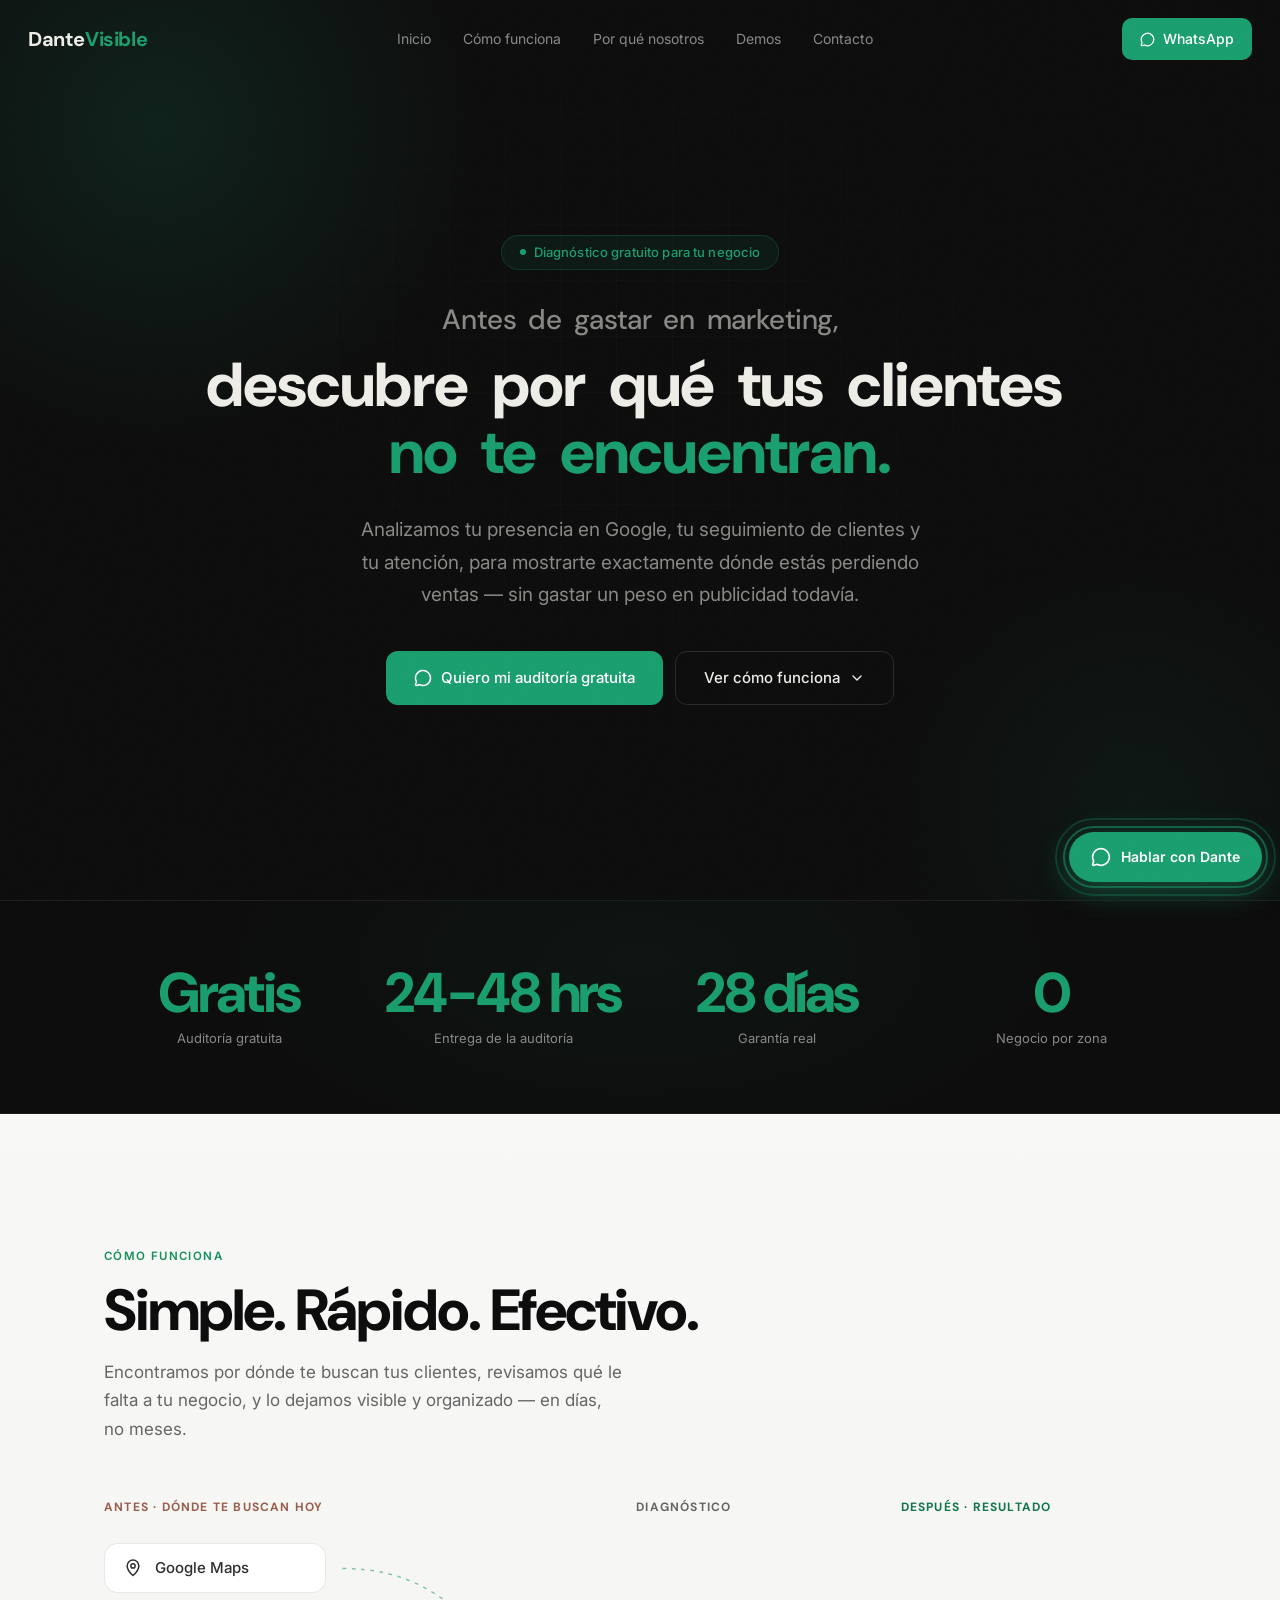
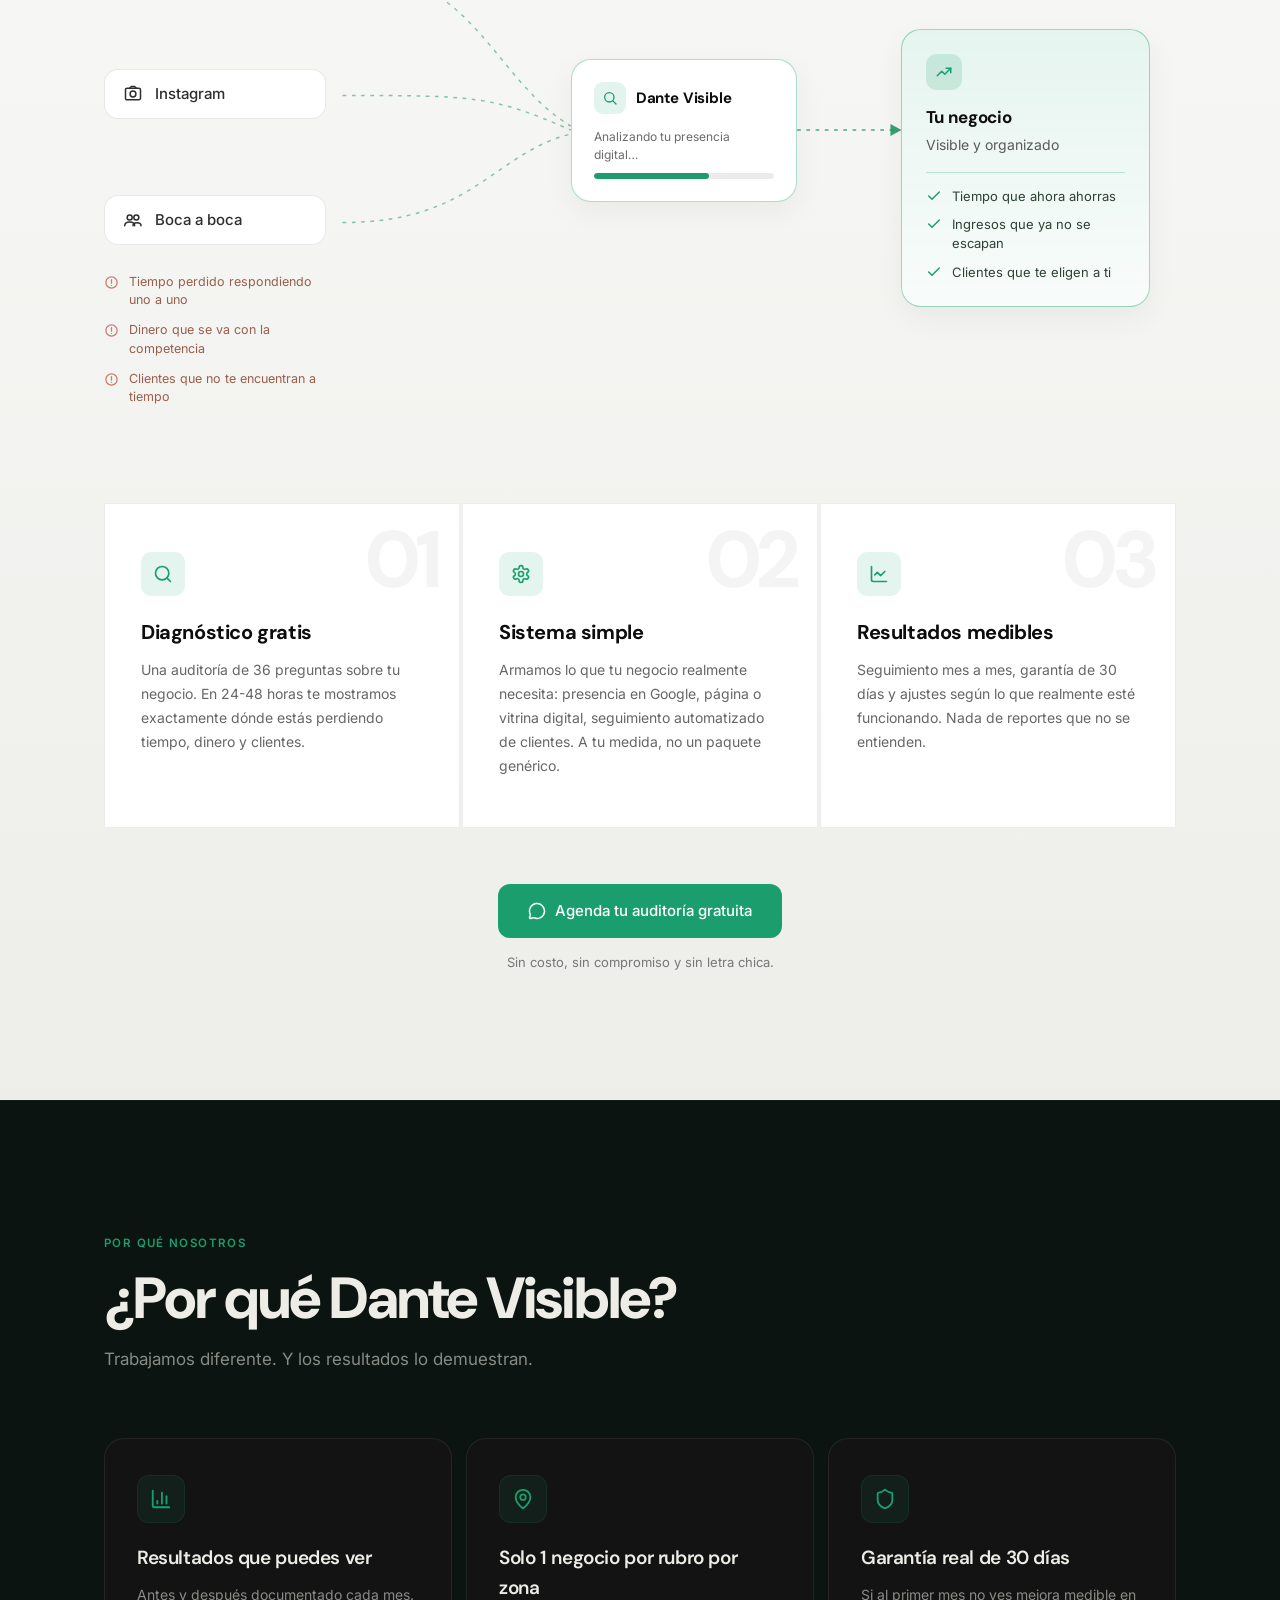
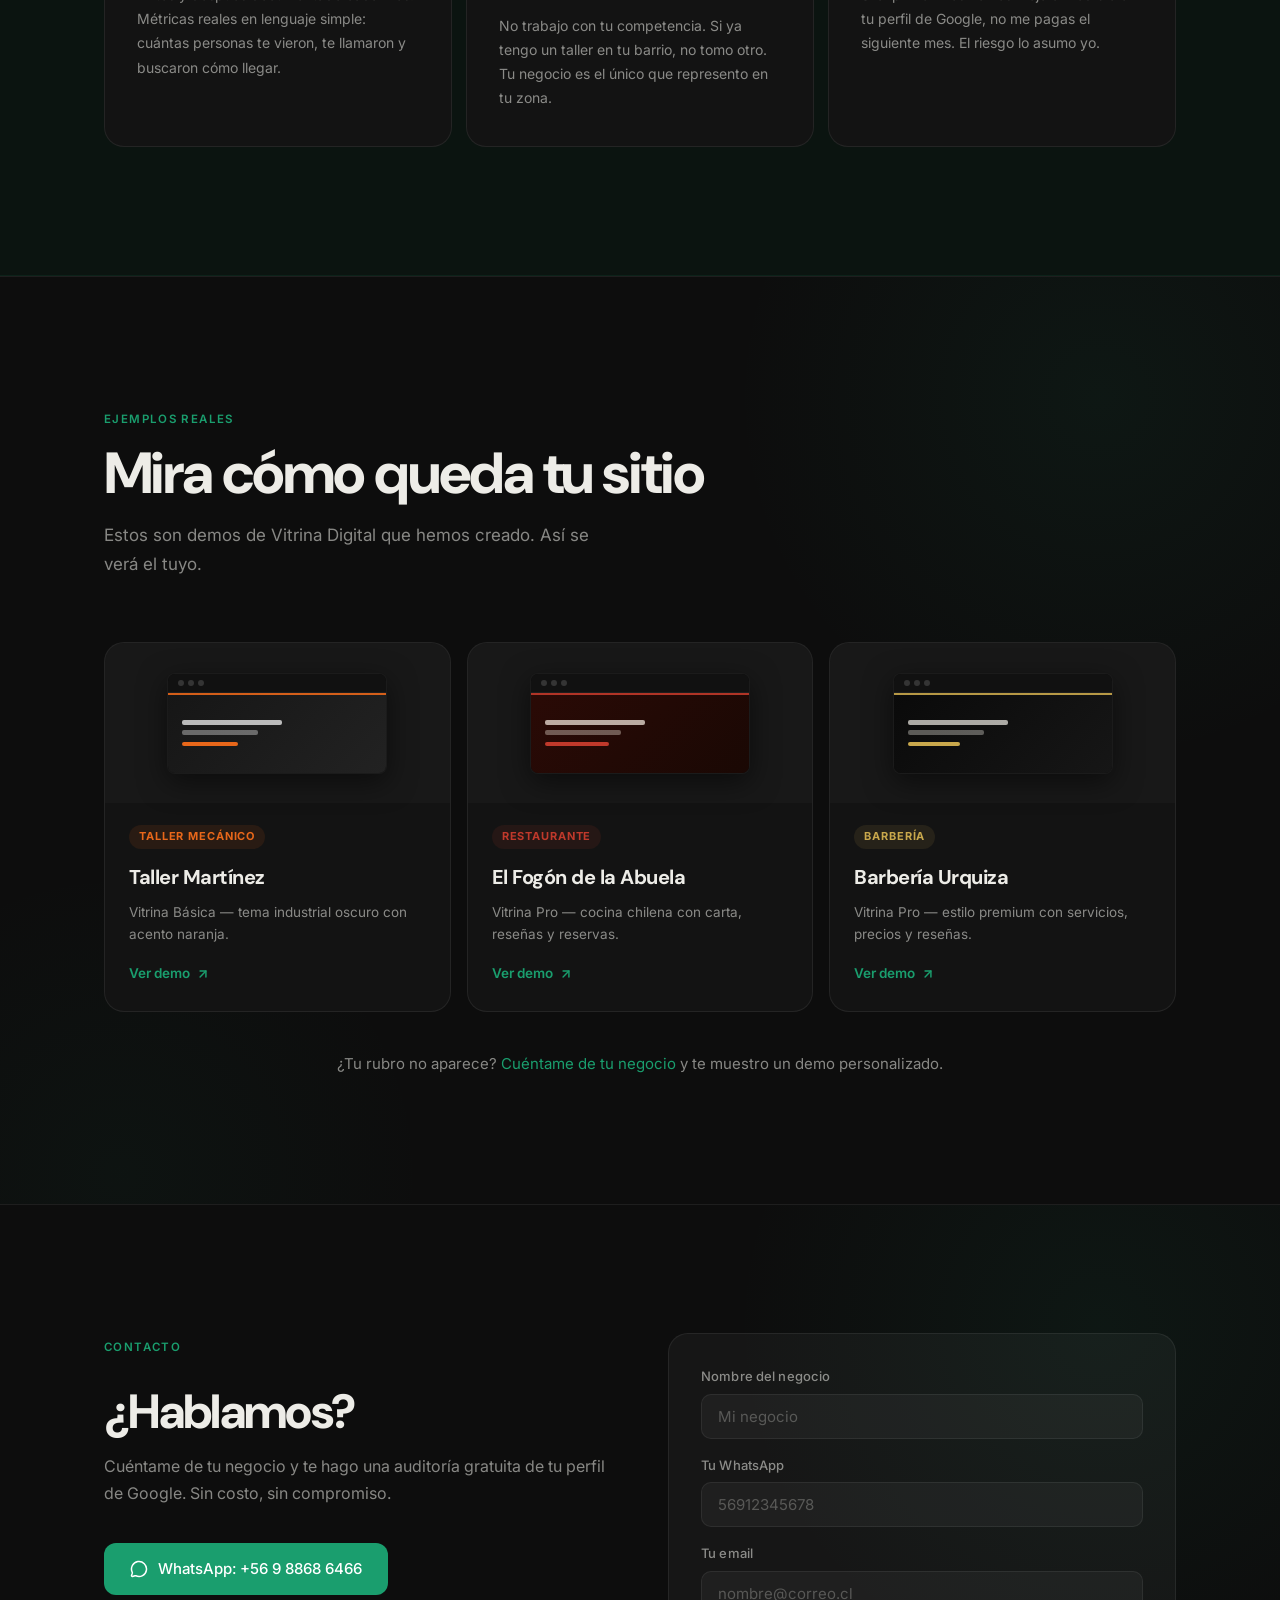
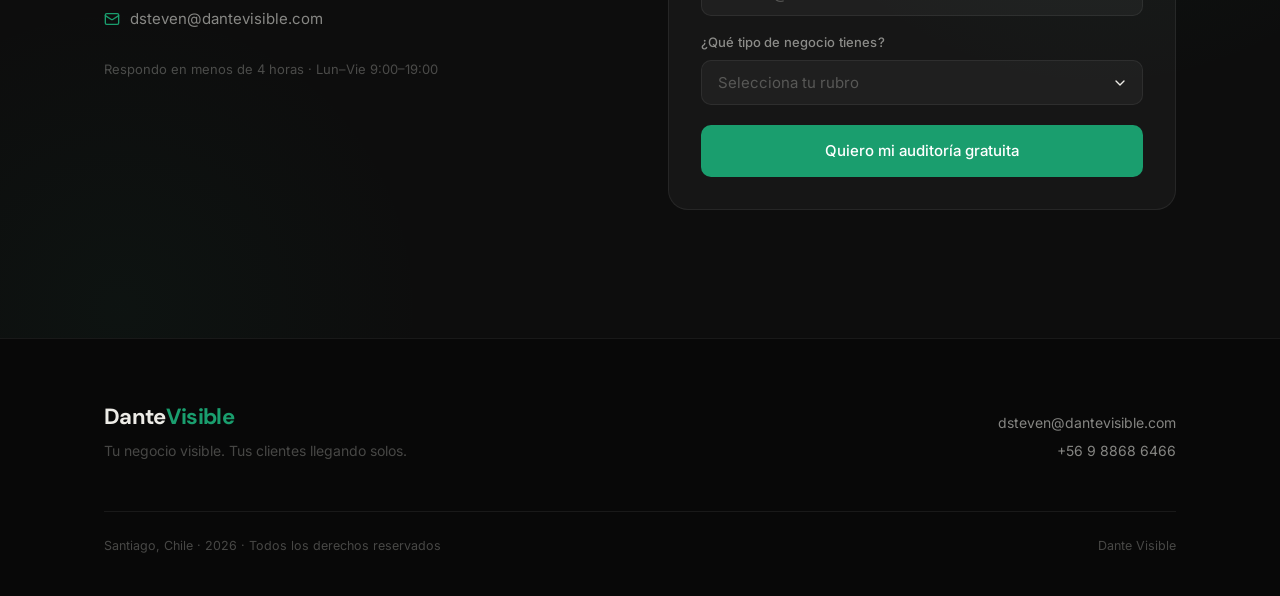
<file: index.html>
<!DOCTYPE html>
<html lang="es">
<head>
<meta charset="UTF-8"/>
<meta name="viewport" content="width=device-width, initial-scale=1.0"/>
<title>Google My Business Santiago Chile | Dante Visible</title>
<meta name="description" content="Auditoría gratuita para negocios locales en Santiago: en 24-48 horas te mostramos por qué no apareces en Google. Sin costo ni compromiso."/>
<meta name="author" content="Dante Visible"/>
<meta name="robots" content="index, follow"/>
<link rel="canonical" href="https://dantevisible.com/"/>
<link rel="icon" type="image/svg+xml" href="data:image/svg+xml,%3Csvg xmlns='http://www.w3.org/2000/svg' viewBox='0 0 100 100'%3E%3Crect width='100' height='100' rx='22' fill='%230D0D0D'/%3E%3Ctext x='50' y='69' font-family='Arial,sans-serif' font-size='58' font-weight='800' fill='%231A9E6E' text-anchor='middle'%3ED%3C/text%3E%3C/svg%3E"/>
<meta property="og:type" content="website"/>
<meta property="og:url" content="https://dantevisible.com/"/>
<meta property="og:site_name" content="Dante Visible"/>
<meta property="og:locale" content="es_CL"/>
<meta property="og:title" content="Google My Business Santiago Chile | Dante Visible"/>
<meta property="og:description" content="Antes de gastar en marketing, descubre por qué tus clientes no te encuentran. Auditoría gratuita en 24-48 horas para negocios locales en Santiago, Chile."/>
<meta property="og:image" content="https://dantevisible.com/og-image.png"/>
<meta property="og:image:width" content="1200"/>
<meta property="og:image:height" content="630"/>
<meta name="twitter:card" content="summary_large_image"/>
<meta name="twitter:site" content="@dantevisible"/>
<meta name="twitter:title" content="Google My Business Santiago Chile | Dante Visible"/>
<meta name="twitter:description" content="Antes de gastar en marketing, descubre por qué tus clientes no te encuentran. Auditoría gratuita en 24-48 horas para negocios locales en Santiago."/>
<meta name="twitter:image" content="https://dantevisible.com/og-image.png"/>
<link rel="sitemap" type="application/xml" href="/sitemap.xml"/>
<script type="application/ld+json">
{
  "@context": "https://schema.org",
  "@type": "ProfessionalService",
  "name": "Dante Visible",
  "url": "https://dantevisible.com",
  "image": "https://dantevisible.com/og-image.png",
  "description": "Auditoría gratuita para negocios locales en Santiago, Chile: en 24-48 horas te mostramos dónde estás perdiendo tiempo, dinero y clientes, analizando tu presencia digital, tu web y tu seguimiento de clientes de talleres, clínicas dentales, restaurantes y barberías.",
  "telephone": "+56988686466",
  "email": "dsteven@dantevisible.com",
  "address": {
    "@type": "PostalAddress",
    "addressLocality": "Santiago",
    "addressRegion": "Región Metropolitana",
    "addressCountry": "CL"
  },
  "openingHoursSpecification": [
    {
      "@type": "OpeningHoursSpecification",
      "dayOfWeek": [
        "Monday",
        "Tuesday",
        "Wednesday",
        "Thursday",
        "Friday"
      ],
      "opens": "09:00",
      "closes": "19:00"
    }
  ],
  "areaServed": [
    {
      "@type": "City",
      "name": "Santiago",
      "containedInPlace": {
        "@type": "Country",
        "name": "Chile"
      }
    }
  ],
  "serviceType": [
    "Google My Business Management",
    "Posicionamiento Local Google",
    "Diseño Web para Negocios Locales"
  ],
  "hasOfferCatalog": {
    "@type": "OfferCatalog",
    "name": "Servicios de visibilidad local",
    "itemListElement": [
      {
        "@type": "Offer",
        "itemOffered": {
          "@type": "Service",
          "name": "Gestión Google My Business"
        }
      },
      {
        "@type": "Offer",
        "itemOffered": {
          "@type": "Service",
          "name": "Optimización de reseñas Google"
        }
      },
      {
        "@type": "Offer",
        "itemOffered": {
          "@type": "Service",
          "name": "Vitrina Digital para negocios locales"
        }
      }
    ]
  },
  "contactPoint": {
    "@type": "ContactPoint",
    "contactType": "customer support",
    "telephone": "+56988686466",
    "email": "dsteven@dantevisible.com",
    "availableLanguage": "Spanish"
  },
  "sameAs": [
    "https://dantevisible.com"
  ]
}
</script>
<link rel="preconnect" href="https://fonts.googleapis.com"/>
<link rel="preconnect" href="https://fonts.gstatic.com" crossorigin/>
<link href="https://fonts.googleapis.com/css2?family=DM+Sans:ital,opsz,wght@0,9..40,300;0,9..40,400;0,9..40,500;0,9..40,600;0,9..40,700;0,9..40,800&family=Inter:wght@300;400;500;600&display=swap" rel="stylesheet"/>
<style>
*,*::before,*::after{box-sizing:border-box;margin:0;padding:0}
html{scroll-behavior:smooth;-webkit-text-size-adjust:100%;scroll-padding-top:40px}

:root{
  --bg:#0D0D0D;
  --bg-2:#111111;
  --card:#131313;
  --card-hover:#181818;
  --border:rgba(255,255,255,0.07);
  --border-mid:rgba(255,255,255,0.12);
  --green:#1A9E6E;
  --green-bright:#22B87A;
  --green-glow:rgba(26,158,110,0.2);
  --green-subtle:rgba(26,158,110,0.09);
  --warn:#C97B6B;
  --warn-soft:#A9847C;
  --warn-ink:#9A5E4D;
  --cream:#F5F5F3;
  --cream-dark:#ECEAE4;
  --text:#EDECE7;
  --text-muted:rgba(237,236,231,0.55);
  --text-subtle:rgba(237,236,231,0.28);
  --font-d:'DM Sans',sans-serif;
  --font-b:'Inter',sans-serif;
  --r:14px;
  --r-lg:20px;
  --ease:cubic-bezier(0.16,1,0.3,1);
  --t:0.25s;
}

body{background:var(--bg);color:var(--text);font-family:var(--font-b);font-size:16px;line-height:1.6;overflow-x:hidden}
/* Grano fino sobre toda la pagina: da textura sin tocar la paleta */
body::after{content:'';position:fixed;inset:0;z-index:9999;pointer-events:none;opacity:.038;mix-blend-mode:overlay;background-image:url("data:image/svg+xml,%3Csvg xmlns='http://www.w3.org/2000/svg' width='180' height='180'%3E%3Cfilter id='n'%3E%3CfeTurbulence type='fractalNoise' baseFrequency='0.85' numOctaves='3' stitchTiles='stitch'/%3E%3C/filter%3E%3Crect width='100%25' height='100%25' filter='url(%23n)'/%3E%3C/svg%3E");background-size:180px 180px}
@media(prefers-reduced-transparency:reduce){body::after{display:none}}
a{color:inherit;text-decoration:none}
img{max-width:100%;display:block}
button{cursor:pointer;border:none;background:none;font:inherit}
ul{list-style:none}

.wrap{max-width:1160px;margin:0 auto;padding:0 24px}
@media(min-width:768px){.wrap{padding:0 44px}}

/* ── REVEAL ── */
.rev{opacity:0;transform:translateY(28px);transition:opacity .7s var(--ease),transform .7s var(--ease)}
.rev.in{opacity:1;transform:translateY(0)}
.rev.d1{transition-delay:.1s}
.rev.d2{transition-delay:.2s}
.rev.d3{transition-delay:.3s}

/* ── HERO WORD ANIMATION ── */
.hero__word{
  display:inline-block;
  opacity:0;
  transform:translateY(36px);
  animation:heroWordIn 0.7s var(--ease) forwards;
}
@keyframes heroWordIn{to{opacity:1;transform:translateY(0)}}

/* ── FLOATING WA BUTTON ── */
.wa-float{
  position:fixed;
  bottom:18px;
  right:18px;
  z-index:200;
  display:flex;
  align-items:center;
  gap:10px;
  background:#1A9E6E;
  color:#fff;
  padding:14px 22px;
  border-radius:50px;
  font-size:14px;
  font-weight:600;
  font-family:var(--font-b);
  text-decoration:none;
  box-shadow:0 8px 32px rgba(26,158,110,0.45);
  transition:all 0.3s var(--ease);
}
.wa-float.is-hidden{opacity:0;visibility:hidden;transform:translateY(16px) scale(.92);pointer-events:none}
.wa-float:hover{
  background:#22B87A;
  transform:translateY(-3px);
  box-shadow:0 18px 52px rgba(26,158,110,0.55);
}
.wa-float__ring{
  position:absolute;
  inset:-6px;
  border-radius:56px;
  border:2px solid rgba(26,158,110,0.5);
  animation:pulsering 2.4s ease-out infinite;
}
.wa-float__ring2{
  position:absolute;
  inset:-14px;
  border-radius:64px;
  border:2px solid rgba(26,158,110,0.25);
  animation:pulsering 2.4s ease-out 0.6s infinite;
}
@keyframes pulsering{
  0%{transform:scale(1);opacity:1}
  100%{transform:scale(1.25);opacity:0}
}

/* ── NAV ── */
.nav{position:fixed;top:0;left:0;right:0;z-index:100;padding:18px 0;transition:background var(--t),border-color var(--t),backdrop-filter var(--t);border-bottom:1px solid transparent}
.nav.scrolled{background:rgba(13,13,13,0.97);backdrop-filter:blur(24px);-webkit-backdrop-filter:blur(24px);border-color:var(--border)}
.nav__inner{display:flex;align-items:center;justify-content:space-between;padding:0 18px}
@media(min-width:768px){.nav__inner{padding:0 28px}}
.nav__logo{font-family:var(--font-d);font-size:20px;font-weight:700;letter-spacing:-0.4px}
.nav__logo em{color:var(--green);font-style:normal}
.nav__links{display:none;align-items:center;gap:32px}
@media(min-width:768px){.nav__links{display:flex}}
.nav__link{font-size:14px;color:var(--text-muted);transition:color var(--t)}
.nav__link:hover{color:var(--text)}
.nav__cta{display:none;align-items:center;gap:8px;background:var(--green);color:#fff;font-size:14px;font-weight:500;padding:10px 18px;border-radius:10px;transition:all var(--t)}
.nav__cta:hover{background:var(--green-bright);transform:translateY(-1px);box-shadow:0 8px 24px var(--green-glow)}
@media(min-width:768px){.nav__cta{display:flex}}
.nav__burger{display:flex;flex-direction:column;gap:5px;padding:4px}
@media(min-width:768px){.nav__burger{display:none}}
.nav__burger span{display:block;width:22px;height:2px;background:var(--text);border-radius:2px;transition:transform .3s var(--ease),opacity .3s}
.nav__burger.open span:nth-child(1){transform:translateY(7px) rotate(45deg)}
.nav__burger.open span:nth-child(2){opacity:0}
.nav__burger.open span:nth-child(3){transform:translateY(-7px) rotate(-45deg)}
@media(min-width:768px){
  .nav__inner{display:grid;grid-template-columns:auto 1fr auto;column-gap:24px}
  .nav__logo{grid-column:1;justify-self:start}
  .nav__links{grid-column:2;justify-self:center}
  .nav__cta{grid-column:3;justify-self:end}
  .nav .wrap{padding:0 24px}
}

/* mobile overlay */
.mob{position:fixed;inset:0;background:rgba(13,13,13,.97);backdrop-filter:blur(20px);z-index:99;display:flex;flex-direction:column;align-items:center;justify-content:center;gap:8px;opacity:0;pointer-events:none;transition:opacity .3s}
.mob.open{opacity:1;pointer-events:all}
.mob__link{font-family:var(--font-d);font-size:34px;font-weight:500;color:var(--text-muted);padding:8px 0;transition:color var(--t)}
.mob__link:hover{color:var(--text)}
.mob__cta{margin-top:28px;background:var(--green);color:#fff;padding:14px 36px;border-radius:12px;font-size:16px;font-weight:500;transition:background var(--t)}
.mob__cta:hover{background:var(--green-bright)}

/* ── HERO ── */
.hero{position:relative;min-height:100vh;display:flex;align-items:center;padding:130px 0 90px;overflow:hidden}
.hero__bg{position:absolute;inset:0;background:var(--bg)}
.hero__glow1{position:absolute;top:-25%;left:-15%;width:700px;height:700px;background:radial-gradient(circle,rgba(26,158,110,.14) 0%,transparent 65%);border-radius:50%;animation:drift 9s ease-in-out infinite}
.hero__glow2{position:absolute;bottom:-20%;right:-10%;width:550px;height:550px;background:radial-gradient(circle,rgba(26,158,110,.07) 0%,transparent 65%);border-radius:50%;animation:drift 11s ease-in-out infinite reverse}
.hero__grid-overlay{position:absolute;inset:0;background-image:linear-gradient(rgba(255,255,255,.018) 1px,transparent 1px),linear-gradient(90deg,rgba(255,255,255,.018) 1px,transparent 1px);background-size:56px 56px;mask-image:radial-gradient(ellipse at 50% 40%,black 0%,transparent 72%)}
@keyframes drift{0%,100%{transform:translate(0,0) scale(1)}40%{transform:translate(28px,-22px) scale(1.04)}70%{transform:translate(-18px,16px) scale(.97)}}

.hero__body{position:relative;z-index:2;text-align:center;max-width:880px;margin:0 auto}
.hero__pill{display:inline-flex;align-items:center;gap:8px;background:rgba(26,158,110,.09);border:1px solid rgba(26,158,110,.22);border-radius:100px;padding:6px 18px;font-size:13px;font-weight:500;color:var(--green);margin-bottom:32px;letter-spacing:.01em;opacity:0;animation:fadeUp 0.6s var(--ease) 0.1s forwards}
.hero__dot{width:6px;height:6px;background:var(--green);border-radius:50%;animation:blink 2.2s ease infinite}
@keyframes blink{0%,100%{opacity:1;transform:scale(1)}50%{opacity:.4;transform:scale(.75)}}
@keyframes fadeUp{to{opacity:1;transform:translateY(0)}}

.hero__h1{font-family:var(--font-d);font-weight:800;letter-spacing:-.035em;line-height:1.05;margin-bottom:0}
.hero__h1 .line1{display:block;font-size:clamp(19px,2.6vw,28px);color:var(--text-muted);font-weight:500;letter-spacing:-.015em;line-height:1.32}
.hero__h1 .line2{display:block;font-size:clamp(32px,5.2vw,62px);color:var(--text);font-weight:800;margin-top:14px;line-height:1.08}
.hero__h1 .accent{color:var(--green)}
.hero__h1 .hero__word{margin-right:0.2em}
.hero__h1 .hero__word:last-child{margin-right:0}

.hero__sub{margin:28px auto 0;font-size:clamp(16px,2.2vw,19px);color:var(--text-muted);max-width:560px;line-height:1.7;opacity:0;animation:fadeUp 0.7s var(--ease) 1.1s forwards}

.hero__btns{margin-top:40px;display:flex;flex-wrap:wrap;justify-content:center;gap:12px;opacity:0;animation:fadeUp 0.7s var(--ease) 1.3s forwards}
.btn-p{display:inline-flex;align-items:center;gap:9px;background:var(--green);color:#fff;font-size:15px;font-weight:500;padding:14px 28px;border-radius:12px;transition:all var(--t)}
.btn-p:hover{background:var(--green-bright);transform:translateY(-2px);box-shadow:0 12px 36px var(--green-glow)}
.btn-s{display:inline-flex;align-items:center;gap:9px;background:transparent;color:var(--text);font-size:15px;font-weight:500;padding:14px 28px;border-radius:12px;border:1px solid var(--border-mid);transition:all var(--t)}
.btn-s:hover{background:rgba(255,255,255,.05);border-color:rgba(255,255,255,.2);transform:translateY(-1px)}


/* ── STATS ── */
.stats{border-top:1px solid var(--border);border-bottom:1px solid var(--border);padding:64px 0;background:var(--bg);position:relative;overflow:hidden}
.stats::before{content:'';position:absolute;z-index:0;pointer-events:none;width:900px;height:420px;top:-150px;left:50%;transform:translateX(-50%);background:radial-gradient(ellipse,rgba(26,158,110,.055) 0%,transparent 70%)}
.stats > .wrap{position:relative;z-index:1}
.stats__grid{display:grid;grid-template-columns:repeat(2,1fr);gap:40px 24px;text-align:center}
@media(min-width:640px){.stats__grid{grid-template-columns:repeat(4,1fr)}}
.stat__n{font-family:var(--font-d);font-size:clamp(36px,5vw,56px);font-weight:800;color:var(--text);letter-spacing:-.04em;line-height:1}
.stat__n .cnt{color:var(--green)}
.stat__txt{color:var(--green)}
.stat__suffix{color:var(--green)}
.stat__l{margin-top:8px;font-size:13px;color:var(--text-muted);line-height:1.5}

/* ── SECTION BASE ── */
.sec{padding:108px 0}
@media(min-width:768px){.sec{padding:128px 0}}
.sec--light{background:linear-gradient(180deg,#F8F8F6 0%,var(--cream) 42%,#EDEDE9 100%);color:#0D0D0D}
.sec--dark{background:var(--bg);position:relative;overflow:hidden}
.sec--dark::before{content:'';position:absolute;z-index:0;pointer-events:none;width:760px;height:760px;top:-260px;right:-200px;background:radial-gradient(circle,rgba(26,158,110,.07) 0%,transparent 68%)}
.sec--dark::after{content:'';position:absolute;z-index:0;pointer-events:none;width:620px;height:620px;bottom:-280px;left:-190px;background:radial-gradient(circle,rgba(26,158,110,.045) 0%,transparent 70%)}
.sec--dark > .wrap{position:relative;z-index:1}

.eyebrow{display:inline-block;font-size:11.5px;font-weight:600;letter-spacing:.12em;text-transform:uppercase;color:var(--green);margin-bottom:14px}
.sec--light .eyebrow{color:#178F5C}
.sec__h{font-family:var(--font-d);font-size:clamp(32px,4.8vw,58px);font-weight:800;letter-spacing:-.035em;line-height:1.08}
.sec__sub{margin-top:16px;font-size:17px;line-height:1.68;color:var(--text-muted);max-width:520px}
.sec--light .sec__sub{color:#666}

/* ── PROCESS ── */
.proc__grid{margin-top:64px;display:grid;gap:2px}
@media(min-width:768px){.proc__grid{grid-template-columns:repeat(3,1fr)}}
.step{padding:48px 36px;position:relative;background:#fff;border:1px solid rgba(0,0,0,.07);transition:all 0.3s var(--ease);overflow:hidden}
.step::before{content:'';position:absolute;bottom:0;left:0;right:0;height:3px;background:var(--green);transform:scaleX(0);transform-origin:left;transition:transform 0.4s var(--ease)}
.step:hover{background:#FAFAF8;transform:translateY(-3px);box-shadow:0 16px 40px rgba(0,0,0,.08)}
.step:hover::before{transform:scaleX(1)}
.step__n{font-family:var(--font-d);font-size:80px;font-weight:800;color:rgba(0,0,0,.045);line-height:1;letter-spacing:-.06em;position:absolute;top:16px;right:22px}
.step__ico{width:44px;height:44px;border-radius:10px;background:#E3F5EE;display:flex;align-items:center;justify-content:center;color:#1A9E6E;transition:transform 0.3s var(--ease)}
.step:hover .step__ico{transform:scale(1.1)}
.step__h{font-family:var(--font-d);font-size:20px;font-weight:700;color:#0D0D0D;margin-top:20px;letter-spacing:-.02em}
.step__p{margin-top:10px;font-size:14px;line-height:1.72;color:#666}
.proc__cta-wrap{text-align:center;margin-top:56px}
.proc__cta{display:inline-flex;align-items:center;gap:9px;background:var(--green);color:#fff;font-size:15px;font-weight:500;padding:15px 30px;border-radius:12px;transition:all var(--t)}
.proc__cta:hover{background:var(--green-bright);transform:translateY(-2px);box-shadow:0 12px 36px rgba(26,158,110,.22)}
.proc__cta-note{margin-top:14px;font-size:13px;color:#777}

/* ── WHY ── */
.why__grid{margin-top:64px;display:grid;gap:14px}
@media(min-width:768px){.why__grid{grid-template-columns:repeat(3,1fr)}}
.why-c{padding:36px 32px;border-radius:var(--r-lg);background:var(--card);border:1px solid var(--border);transition:all 0.35s var(--ease);position:relative;overflow:hidden}
.why-c::after{content:'';position:absolute;top:0;left:0;right:0;height:2px;background:linear-gradient(90deg,var(--green),var(--green-bright));opacity:0;transition:opacity 0.3s}
.why-c:hover{border-color:var(--border-mid);background:var(--card-hover);transform:translateY(-4px);box-shadow:0 20px 52px rgba(0,0,0,.35)}
.why-c:hover::after{opacity:1}
.why-c__ico{width:48px;height:48px;border-radius:12px;background:var(--green-subtle);border:1px solid rgba(26,158,110,.14);display:flex;align-items:center;justify-content:center;color:var(--green);transition:transform 0.3s var(--ease)}
.why-c:hover .why-c__ico{transform:scale(1.1) rotate(-3deg)}
.why-c__h{font-family:var(--font-d);font-size:19px;font-weight:600;color:var(--text);margin-top:20px;letter-spacing:-.02em}
.why-c__p{margin-top:10px;font-size:14px;line-height:1.72;color:var(--text-muted)}

/* ── ROADMAP "COMO FUNCIONA" (antes → diagnostico → despues) ── */
/* Movil primero: los tres bloques apilados. El layout de 3 columnas y las
   lineas punteadas SVG viven en la media query de >=1000px. */
.flow{margin-top:56px;display:flex;flex-direction:column}
.flow__links{display:none}
.flow__label{display:block;font-family:var(--font-d);font-weight:700;font-size:12px;line-height:16px;letter-spacing:.1em;text-transform:uppercase}
.flow__label--warn{color:var(--warn-ink)}
.flow__label--mid{color:#666}
.flow__label--green{color:#12764B}
.flow__chips{margin-top:16px;display:grid;gap:10px}
.flow__chip{display:flex;align-items:center;gap:12px;min-width:0;background:#fff;border:1px solid rgba(0,0,0,.09);border-radius:var(--r);padding:14px 18px;color:#2E2E2E}
.flow__chip svg{flex-shrink:0}
.flow__chip span{font-family:var(--font-b);font-size:15px;font-weight:500;line-height:1.3;min-width:0}
.flow__alerts{margin:22px 0 0;padding:0;list-style:none;display:flex;flex-direction:column;gap:12px}
.flow__alert{display:flex;align-items:flex-start;gap:10px;font-size:12.5px;line-height:1.45;color:var(--warn-ink)}
.flow__alert svg{flex-shrink:0;margin-top:2px;color:var(--warn)}
.flow__card{margin-top:16px;background:#fff;border:1px solid rgba(0,0,0,.09);border-radius:var(--r-lg);padding:22px;box-shadow:0 10px 30px rgba(0,0,0,.05)}
.flow__card--diag{border-color:rgba(26,158,110,.35)}
.flow__card--result{background:linear-gradient(180deg,rgba(26,158,110,.11) 0%,rgba(26,158,110,.03) 100%),#fff;border-color:rgba(26,158,110,.4);padding:24px}
.flow__card-head{display:flex;align-items:center;gap:10px;margin-bottom:14px}
.flow__ico{width:32px;height:32px;border-radius:9px;background:rgba(26,158,110,.12);display:flex;align-items:center;justify-content:center;flex-shrink:0;color:var(--green)}
.flow__ico--lg{width:36px;height:36px;border-radius:10px;background:rgba(26,158,110,.16);margin-bottom:14px}
.flow__card-title{font-family:var(--font-d);font-weight:700;font-size:15px;color:#0D0D0D;letter-spacing:-.01em}
.flow__card-title--lg{font-size:17px;margin-bottom:4px}
.flow__card-sub{font-size:12px;color:#6B6B6B;margin-bottom:10px;line-height:1.45}
.flow__card-sub--lg{font-size:14px;color:#5A5A5A;margin-bottom:16px}
.flow__bar{width:100%;height:6px;border-radius:4px;background:rgba(0,0,0,.08);overflow:hidden}
.flow__bar span{display:block;width:64%;height:100%;border-radius:4px;background:var(--green)}
.flow__divider{height:1px;background:rgba(26,158,110,.25);margin-bottom:14px}
.flow__wins{margin:0;padding:0;list-style:none;display:flex;flex-direction:column;gap:10px}
.flow__win{display:flex;align-items:flex-start;gap:10px;font-size:13px;line-height:1.45;color:#2E4034}
.flow__win svg{flex-shrink:0;margin-top:1px;color:var(--green)}
/* Conector vertical entre bloques apilados */
.flow__step{display:flex;flex-direction:column;align-items:center;gap:6px;margin:24px 0 4px;color:var(--green)}
.flow__dash{display:block;width:0;height:32px;border-left:2px dashed rgba(26,158,110,.45)}

/* Condensado en pantallas chicas: las alertas de "antes" repiten lo que ya
   dicen las tarjetas 01/02/03 de abajo. Los 3 checks de "despues" se quedan. */
@media(max-width:699px){.flow__alerts{display:none}}
/* De 620px hacia arriba los 3 chips entran comodos en una fila */
@media(min-width:620px){.flow__chips{grid-template-columns:repeat(3,1fr)}}

/* Desktop: las 3 columnas y las lineas punteadas, con las proporciones del mockup (1160px) */
@media(min-width:1000px){
  .flow{position:relative;max-width:1160px;margin:56px auto 0;min-height:540px;display:block}
  .flow__links{display:block;position:absolute;top:30px;left:0;width:100%;height:380px;pointer-events:none}
  .flow__step{display:none}
  .flow__col{position:absolute;top:0}
  .flow__col--before{left:0;width:20.690%}
  .flow__col--diag{left:43.534%;width:21.121%}
  .flow__col--after{left:74.310%;width:23.276%}
  /* etiquetas fuera del flujo: si se parten en 2 lineas no deben mover los chips ni desalinear las curvas */
  .flow__label{position:absolute;top:0;left:0;white-space:nowrap}
  .flow__col--diag .flow__label{width:100%;text-align:center}
  .flow__chips{margin-top:44px;grid-template-columns:1fr;gap:76px}
  .flow__alerts{margin-top:28px}
  .flow__col--diag .flow__card{margin-top:160px}
  .flow__col--after .flow__card{margin-top:130px}
}

@media(prefers-reduced-motion:reduce){
  .flow .rev{opacity:1;transform:none;transition:none}
}

/* ── DEMOS ── */
.demos__grid{margin-top:64px;display:grid;gap:16px}
@media(min-width:680px){.demos__grid{grid-template-columns:repeat(3,1fr)}}

.demo-card{display:flex;flex-direction:column;background:var(--card);border:1px solid var(--border);border-radius:var(--r-lg);overflow:hidden;transition:all 0.35s var(--ease);text-decoration:none}
.demo-card:hover{border-color:var(--border-mid);background:var(--card-hover);transform:translateY(-6px);box-shadow:0 28px 64px rgba(0,0,0,.45)}

.demo-card__preview{height:160px;display:flex;align-items:center;justify-content:center;padding:20px;background:rgba(255,255,255,.02)}
.demo-card__mockup{width:100%;max-width:220px;background:#0A0A0A;border-radius:8px;overflow:hidden;box-shadow:0 8px 28px rgba(0,0,0,.5);border:1px solid rgba(255,255,255,.07);transition:transform 0.35s var(--ease)}
.demo-card:hover .demo-card__mockup{transform:scale(1.04)}
.dmk__bar{display:flex;gap:4px;padding:6px 10px;background:#111;border-bottom:1px solid rgba(255,255,255,.05)}
.dmk__bar span{width:6px;height:6px;border-radius:50%;background:rgba(255,255,255,.15)}
.dmk__hero{height:80px;position:relative;display:flex;align-items:center;padding:14px 14px}
.dmk__accent{position:absolute;top:0;left:0;right:0;height:2px;opacity:.9}
.dmk__lines{display:flex;flex-direction:column;gap:5px}
.dmk__line{height:5px;border-radius:2px}
.dmk__line--lg{width:100px}
.dmk__line--md{width:76px}
.dmk__line--sm{height:4px;border-radius:2px;margin-top:2px}

.demo-card__body{padding:22px 24px 26px;flex:1;display:flex;flex-direction:column}
.demo-card__tag{display:inline-block;font-size:11px;font-weight:700;letter-spacing:.08em;text-transform:uppercase;padding:3px 10px;border-radius:100px;color:var(--tc);background:var(--tb);margin-bottom:12px;width:fit-content}
.demo-card__h{font-family:var(--font-d);font-size:20px;font-weight:700;color:var(--text);letter-spacing:-.025em;margin-bottom:8px}
.demo-card__p{font-size:13.5px;color:var(--text-muted);line-height:1.65;flex:1;margin-bottom:18px}
.demo-card__link{display:inline-flex;align-items:center;gap:6px;font-size:13.5px;font-weight:600;color:var(--green);transition:gap var(--t)}
.demo-card:hover .demo-card__link{gap:10px}

.demos__cta{margin-top:40px;text-align:center;font-size:15px;color:var(--text-muted)}

/* ── CONTACT ── */
.contact__inner{display:grid;gap:56px}
@media(min-width:900px){.contact__inner{grid-template-columns:1fr 1fr;align-items:start}}
.contact__h{font-family:var(--font-d);font-size:clamp(30px,4vw,48px);font-weight:800;color:var(--text);letter-spacing:-.035em;line-height:1.1;margin-top:16px}
.contact__p{margin-top:14px;font-size:16px;line-height:1.68;color:var(--text-muted)}
.contact__links{margin-top:36px;display:flex;flex-direction:column;gap:12px}
.wa-btn{display:inline-flex;align-items:center;gap:10px;background:var(--green);color:#fff;padding:14px 26px;border-radius:12px;font-size:15px;font-weight:500;transition:all var(--t);width:fit-content}
.wa-btn:hover{background:var(--green-bright);transform:translateY(-2px);box-shadow:0 12px 36px var(--green-glow)}
.email-link{display:flex;align-items:center;gap:10px;font-size:15px;color:var(--text-muted);transition:color var(--t)}
.email-link:hover{color:var(--text)}
.email-link svg{color:var(--green);flex-shrink:0}
.contact__note{margin-top:16px;font-size:13px;color:var(--text-subtle)}

/* form */
.form{background:rgba(255,255,255,.04);border:1px solid var(--border);border-radius:20px;padding:32px;display:flex;flex-direction:column;gap:16px}
.fg label{display:block;font-size:13px;font-weight:500;color:var(--text-muted);margin-bottom:7px;letter-spacing:.01em}
.fg input{width:100%;background:rgba(255,255,255,.04);border:1px solid var(--border);border-radius:10px;padding:12px 16px;font-size:15px;color:var(--text);font-family:var(--font-b);outline:none;transition:border-color var(--t),background var(--t)}
.fg input::placeholder{color:var(--text-subtle)}
.fg input:focus{border-color:rgba(26,158,110,.5);background:rgba(26,158,110,.04)}
/* Autorelleno del navegador: Chrome pinta su propio fondo claro. Lo forzamos al color real del campo (#1f1f1f medido). */
.fg input:-webkit-autofill,
.fg input:-webkit-autofill:hover,
.fg input:-webkit-autofill:active,
.fg select:-webkit-autofill{-webkit-box-shadow:0 0 0 1000px #1f2120 inset;box-shadow:0 0 0 1000px #1f2120 inset;-webkit-text-fill-color:var(--text);caret-color:var(--text);border-color:var(--border);transition:background-color 600000s 0s}
.fg input:-webkit-autofill:focus{-webkit-box-shadow:0 0 0 1000px #161b19 inset;box-shadow:0 0 0 1000px #161b19 inset;border-color:rgba(26,158,110,.5)}
.fg input:-webkit-autofill.err,.fg select:-webkit-autofill.err{border-color:rgba(245,118,110,.55)}
.fg input:autofill,.fg select:autofill{background-color:#1f2120;color:var(--text)}
.fg select{width:100%;background-color:rgba(255,255,255,.04);border:1px solid var(--border);border-radius:10px;padding:12px 40px 12px 16px;font-size:15px;color:var(--text);font-family:var(--font-b);outline:none;cursor:pointer;appearance:none;-webkit-appearance:none;transition:border-color var(--t),background-color var(--t);background-image:url("data:image/svg+xml,%3Csvg xmlns='http://www.w3.org/2000/svg' width='16' height='16' viewBox='0 0 24 24' fill='none' stroke='%23EDECE7' stroke-width='2' stroke-linecap='round' stroke-linejoin='round'%3E%3Cpath d='m6 9 6 6 6-6'/%3E%3C/svg%3E");background-repeat:no-repeat;background-position:right 14px center;background-size:16px}
.fg select:focus{border-color:rgba(26,158,110,.5);background-color:rgba(26,158,110,.04)}
.fg select:invalid{color:var(--text-subtle)}
.fg select option{background:#131313;color:var(--text)}
.fg__err{display:none;margin-top:7px;font-size:12.5px;line-height:1.45;color:#F5766E}
.fg__err.show{display:block}
.fg input.err,.fg select.err{border-color:rgba(245,118,110,.55);background-color:rgba(245,118,110,.05)}
.form__sub{width:100%;padding:14px;background:var(--green);color:#fff;border-radius:10px;font-size:15px;font-weight:500;font-family:var(--font-b);cursor:pointer;transition:all var(--t);border:none;margin-top:4px}
.form__sub:hover{background:var(--green-bright);transform:translateY(-1px);box-shadow:0 8px 28px var(--green-glow)}

/* ── FOOTER ── */
.footer{background:#080808;border-top:1px solid var(--border);padding:60px 0 40px}
.footer__top{display:grid;gap:36px}
@media(min-width:768px){.footer__top{grid-template-columns:1fr 1fr;align-items:end}}
.footer__logo{font-family:var(--font-d);font-size:22px;font-weight:700;color:var(--text);letter-spacing:-.03em}
.footer__logo em{color:var(--green);font-style:normal}
.footer__tag{margin-top:6px;font-size:14px;color:var(--text-subtle)}
.footer__right{display:flex;flex-direction:column;gap:6px}
@media(min-width:768px){.footer__right{align-items:flex-end}}
.footer__link{font-size:14px;color:var(--text-muted);transition:color var(--t)}
.footer__link:hover{color:var(--text)}
.footer__bottom{margin-top:48px;padding-top:24px;border-top:1px solid var(--border);font-size:12.5px;color:var(--text-subtle);display:flex;flex-direction:column;gap:6px;align-items:center;text-align:center}
@media(min-width:640px){.footer__bottom{flex-direction:row;justify-content:space-between}}
</style>
</head>
<body>

<!-- NAV -->
<nav class="nav" id="nav">
  <div class="nav__inner">
    <a href="#inicio" class="nav__logo">Dante<em>Visible</em></a>
    <div class="nav__links">
      <a href="#inicio" class="nav__link">Inicio</a>
      <a href="#como-funciona" class="nav__link">Cómo funciona</a>
      <a href="#porque" class="nav__link">Por qué nosotros</a>
      <a href="#demos" class="nav__link">Demos</a>
      <a href="#contacto" class="nav__link">Contacto</a>
    </div>
    <a href="https://wa.me/56988686466?text=Hola%20Dante%2C%20quiero%20una%20auditor%C3%ADa%20gratuita%20de%20mi%20perfil%20de%20Google" target="_blank" rel="noopener noreferrer" class="nav__cta">
      <svg xmlns="http://www.w3.org/2000/svg" width="15" height="15" viewBox="0 0 24 24" fill="none" stroke="currentColor" stroke-width="2" stroke-linecap="round" stroke-linejoin="round"><path d="M2.992 16.342a2 2 0 0 1 .094 1.167l-1.065 3.29a1 1 0 0 0 1.236 1.168l3.413-.998a2 2 0 0 1 1.099.092 10 10 0 1 0-4.777-4.719"/></svg>
      WhatsApp
    </a>
    <button class="nav__burger" id="burger" aria-label="Menú" aria-expanded="false">
      <span></span><span></span><span></span>
    </button>
  </div>
</nav>

<!-- MOBILE MENU -->
<div class="mob" id="mob" aria-hidden="true">
  <a href="#inicio" class="mob__link" onclick="closeMob()">Inicio</a>
  <a href="#como-funciona" class="mob__link" onclick="closeMob()">Cómo funciona</a>
  <a href="#porque" class="mob__link" onclick="closeMob()">Por qué nosotros</a>
  <a href="#demos" class="mob__link" onclick="closeMob()">Demos</a>
  <a href="#contacto" class="mob__link" onclick="closeMob()">Contacto</a>
  <a href="https://wa.me/56988686466?text=Hola%20Dante%2C%20quiero%20una%20auditor%C3%ADa%20gratuita%20de%20mi%20perfil%20de%20Google" target="_blank" rel="noopener noreferrer" class="mob__cta" onclick="closeMob()">Hablar por WhatsApp</a>
</div>

<!-- FLOATING WHATSAPP BUTTON -->
<a href="https://wa.me/56988686466?text=Hola%20Dante%2C%20quiero%20informaci%C3%B3n%20sobre%20sus%20planes" target="_blank" rel="noopener noreferrer" class="wa-float" aria-label="Hablar con Dante por WhatsApp">
  <span class="wa-float__ring"></span>
  <span class="wa-float__ring2"></span>
  <svg xmlns="http://www.w3.org/2000/svg" width="20" height="20" viewBox="0 0 24 24" fill="none" stroke="currentColor" stroke-width="2" stroke-linecap="round" stroke-linejoin="round"><path d="M2.992 16.342a2 2 0 0 1 .094 1.167l-1.065 3.29a1 1 0 0 0 1.236 1.168l3.413-.998a2 2 0 0 1 1.099.092 10 10 0 1 0-4.777-4.719"/></svg>
  Hablar con Dante
</a>

<main>

<!-- 1. HERO -->
<section id="inicio" class="hero">
  <div class="hero__bg">
    <div class="hero__glow1"></div>
    <div class="hero__glow2"></div>
    <div class="hero__grid-overlay"></div>
  </div>
  <div class="wrap">
    <div class="hero__body">

      <div class="hero__pill">
        <span class="hero__dot"></span>
        Diagnóstico gratuito para tu negocio
      </div>

      <h1 class="hero__h1">
        <span class="line1">
          <span class="hero__word" style="animation-delay:0.25s">Antes</span>
          <span class="hero__word" style="animation-delay:0.31s">de</span>
          <span class="hero__word" style="animation-delay:0.37s">gastar</span>
          <span class="hero__word" style="animation-delay:0.43s">en</span>
          <span class="hero__word" style="animation-delay:0.49s">marketing,</span>
        </span>
        <span class="line2">
          <span class="hero__word" style="animation-delay:0.62s">descubre</span>
          <span class="hero__word" style="animation-delay:0.70s">por</span>
          <span class="hero__word" style="animation-delay:0.78s">qué</span>
          <span class="hero__word" style="animation-delay:0.86s">tus</span>
          <span class="hero__word" style="animation-delay:0.94s">clientes</span>
          <span class="hero__word accent" style="animation-delay:1.02s">no</span>
          <span class="hero__word accent" style="animation-delay:1.09s">te</span>
          <span class="hero__word accent" style="animation-delay:1.16s">encuentran.</span>
        </span>
      </h1>

      <p class="hero__sub">
        Analizamos tu presencia en Google, tu seguimiento de clientes y tu atención, para mostrarte exactamente dónde estás perdiendo ventas — sin gastar un peso en publicidad todavía.
      </p>

      <div class="hero__btns">
        <a href="https://wa.me/56988686466?text=Hola%20Dante%2C%20quiero%20una%20auditor%C3%ADa%20gratuita%20de%20mi%20perfil%20de%20Google" target="_blank" rel="noopener noreferrer" class="btn-p">
          <svg xmlns="http://www.w3.org/2000/svg" width="18" height="18" viewBox="0 0 24 24" fill="none" stroke="currentColor" stroke-width="2" stroke-linecap="round" stroke-linejoin="round"><path d="M2.992 16.342a2 2 0 0 1 .094 1.167l-1.065 3.29a1 1 0 0 0 1.236 1.168l3.413-.998a2 2 0 0 1 1.099.092 10 10 0 1 0-4.777-4.719"/></svg>
          Quiero mi auditoría gratuita
        </a>
        <a href="#como-funciona" class="btn-s">
          Ver cómo funciona
          <svg xmlns="http://www.w3.org/2000/svg" width="16" height="16" viewBox="0 0 24 24" fill="none" stroke="currentColor" stroke-width="2" stroke-linecap="round" stroke-linejoin="round"><path d="m6 9 6 6 6-6"/></svg>
        </a>
      </div>


    </div>
  </div>
</section>

<!-- 2. STATS -->
<section class="stats" id="stats-section">
  <div class="wrap">
    <div class="stats__grid">
      <div class="rev">
        <div class="stat__n"><span class="stat__txt">Gratis</span></div>
        <div class="stat__l">Auditoría gratuita</div>
      </div>
      <div class="rev d1">
        <div class="stat__n"><span class="stat__txt">24-48</span><span class="stat__suffix"> hrs</span></div>
        <div class="stat__l">Entrega de la auditoría</div>
      </div>
      <div class="rev d2">
        <div class="stat__n"><span class="cnt" data-target="30" data-suffix="">0</span><span class="stat__suffix"> días</span></div>
        <div class="stat__l">Garantía real</div>
      </div>
      <div class="rev d3">
        <div class="stat__n"><span class="cnt" data-target="1" data-suffix="">0</span></div>
        <div class="stat__l">Negocio por zona</div>
      </div>
    </div>
  </div>
</section>

<!-- 3. CÓMO FUNCIONA -->
<section id="como-funciona" class="sec sec--light">
  <div class="wrap">
    <div class="rev">
      <span class="eyebrow">Cómo funciona</span>
      <h2 class="sec__h">Simple. Rápido. Efectivo.</h2>
      <p class="sec__sub">Encontramos por dónde te buscan tus clientes, revisamos qué le falta a tu negocio, y lo dejamos visible y organizado — en días, no meses.</p>
    </div>

    <div class="flow">

      <svg class="flow__links" viewBox="0 0 1160 380" preserveAspectRatio="none" aria-hidden="true" focusable="false">
        <defs>
          <marker id="flowArrow" markerWidth="8" markerHeight="8" refX="6" refY="4" orient="auto">
            <path d="M0,0 L8,4 L0,8 Z" fill="#178F5C" fill-opacity="0.85"/>
          </marker>
        </defs>
        <path d="M 258 39.5 C 400 39.5, 420 150, 505 197" fill="none" stroke="#178F5C" stroke-opacity="0.5" stroke-width="1.5" stroke-dasharray="4 6"/>
        <path d="M 258 166.5 C 400 166.5, 420 166.5, 505 201" fill="none" stroke="#178F5C" stroke-opacity="0.5" stroke-width="1.5" stroke-dasharray="4 6"/>
        <path d="M 258 293.5 C 400 293.5, 420 225, 505 205" fill="none" stroke="#178F5C" stroke-opacity="0.5" stroke-width="1.5" stroke-dasharray="4 6"/>
        <path d="M 750 201 L 860 201" fill="none" stroke="#178F5C" stroke-opacity="0.75" stroke-width="1.5" stroke-dasharray="4 6" marker-end="url(#flowArrow)"/>
      </svg>

      <div class="flow__col flow__col--before rev">
        <span class="flow__label flow__label--warn">Antes · dónde te buscan hoy</span>
        <div class="flow__chips">
          <div class="flow__chip">
            <svg width="20" height="20" viewBox="0 0 24 24" fill="none" stroke="currentColor" stroke-width="1.8" stroke-linecap="round" stroke-linejoin="round" aria-hidden="true" focusable="false"><path d="M12 21s-7-6.1-7-11.5A7 7 0 0 1 19 9.5C19 14.9 12 21 12 21z"/><circle cx="12" cy="9.5" r="2.5"/></svg>
            <span>Google Maps</span>
          </div>
          <div class="flow__chip">
            <svg width="20" height="20" viewBox="0 0 24 24" fill="none" stroke="currentColor" stroke-width="1.8" stroke-linecap="round" stroke-linejoin="round" aria-hidden="true" focusable="false"><rect x="3" y="5" width="18" height="14" rx="2"/><path d="M8 5l2-2h4l2 2"/><circle cx="12" cy="12" r="3.5"/></svg>
            <span>Instagram</span>
          </div>
          <div class="flow__chip">
            <svg width="20" height="20" viewBox="0 0 24 24" fill="none" stroke="currentColor" stroke-width="1.8" stroke-linecap="round" stroke-linejoin="round" aria-hidden="true" focusable="false"><path d="M8 12a3 3 0 1 0 0-6 3 3 0 0 0 0 6z"/><path d="M16 12a3 3 0 1 0 0-6 3 3 0 0 0 0 6z"/><path d="M2 19c0-2.8 2.7-4.5 6-4.5s6 1.7 6 4.5"/><path d="M12 19c0-2.2 2.1-3.6 4.8-3.6s4.8 1.4 4.8 3.6"/></svg>
            <span>Boca a boca</span>
          </div>
        </div>
        <ul class="flow__alerts">
          <li class="flow__alert">
            <svg width="15" height="15" viewBox="0 0 24 24" fill="none" stroke="currentColor" stroke-width="2" stroke-linecap="round" stroke-linejoin="round" aria-hidden="true" focusable="false"><circle cx="12" cy="12" r="9"/><path d="M12 7.5v5.5"/><path d="M12 16.5h.01"/></svg>
            <span>Tiempo perdido respondiendo uno a uno</span>
          </li>
          <li class="flow__alert">
            <svg width="15" height="15" viewBox="0 0 24 24" fill="none" stroke="currentColor" stroke-width="2" stroke-linecap="round" stroke-linejoin="round" aria-hidden="true" focusable="false"><circle cx="12" cy="12" r="9"/><path d="M12 7.5v5.5"/><path d="M12 16.5h.01"/></svg>
            <span>Dinero que se va con la competencia</span>
          </li>
          <li class="flow__alert">
            <svg width="15" height="15" viewBox="0 0 24 24" fill="none" stroke="currentColor" stroke-width="2" stroke-linecap="round" stroke-linejoin="round" aria-hidden="true" focusable="false"><circle cx="12" cy="12" r="9"/><path d="M12 7.5v5.5"/><path d="M12 16.5h.01"/></svg>
            <span>Clientes que no te encuentran a tiempo</span>
          </li>
        </ul>
      </div>

      <div class="flow__step" aria-hidden="true"><span class="flow__dash"></span><svg width="16" height="16" viewBox="0 0 24 24" fill="none" stroke="currentColor" stroke-width="2" stroke-linecap="round" stroke-linejoin="round" focusable="false"><path d="M12 5v14"/><path d="m19 12-7 7-7-7"/></svg></div>

      <div class="flow__col flow__col--diag rev d1">
        <span class="flow__label flow__label--mid">Diagnóstico</span>
        <div class="flow__card flow__card--diag">
          <div class="flow__card-head">
            <span class="flow__ico">
              <svg width="16" height="16" viewBox="0 0 24 24" fill="none" stroke="currentColor" stroke-width="2" stroke-linecap="round" stroke-linejoin="round" aria-hidden="true" focusable="false"><circle cx="11" cy="11" r="7"/><path d="M21 21l-4.35-4.35"/></svg>
            </span>
            <span class="flow__card-title">Dante Visible</span>
          </div>
          <p class="flow__card-sub">Analizando tu presencia digital…</p>
          <div class="flow__bar"><span></span></div>
        </div>
      </div>

      <div class="flow__step" aria-hidden="true"><span class="flow__dash"></span><svg width="16" height="16" viewBox="0 0 24 24" fill="none" stroke="currentColor" stroke-width="2" stroke-linecap="round" stroke-linejoin="round" focusable="false"><path d="M12 5v14"/><path d="m19 12-7 7-7-7"/></svg></div>

      <div class="flow__col flow__col--after rev d2">
        <span class="flow__label flow__label--green">Después · resultado</span>
        <div class="flow__card flow__card--result">
          <span class="flow__ico flow__ico--lg">
            <svg width="18" height="18" viewBox="0 0 24 24" fill="none" stroke="currentColor" stroke-width="2" stroke-linecap="round" stroke-linejoin="round" aria-hidden="true" focusable="false"><path d="M3 17l6-6 4 4 8-8"/><path d="M15 7h6v6"/></svg>
          </span>
          <div class="flow__card-title flow__card-title--lg">Tu negocio</div>
          <div class="flow__card-sub flow__card-sub--lg">Visible y organizado</div>
          <div class="flow__divider"></div>
          <ul class="flow__wins">
            <li class="flow__win">
              <svg width="16" height="16" viewBox="0 0 24 24" fill="none" stroke="currentColor" stroke-width="2.2" stroke-linecap="round" stroke-linejoin="round" aria-hidden="true" focusable="false"><path d="M20 6L9 17l-5-5"/></svg>
              <span>Tiempo que ahora ahorras</span>
            </li>
            <li class="flow__win">
              <svg width="16" height="16" viewBox="0 0 24 24" fill="none" stroke="currentColor" stroke-width="2.2" stroke-linecap="round" stroke-linejoin="round" aria-hidden="true" focusable="false"><path d="M20 6L9 17l-5-5"/></svg>
              <span>Ingresos que ya no se escapan</span>
            </li>
            <li class="flow__win">
              <svg width="16" height="16" viewBox="0 0 24 24" fill="none" stroke="currentColor" stroke-width="2.2" stroke-linecap="round" stroke-linejoin="round" aria-hidden="true" focusable="false"><path d="M20 6L9 17l-5-5"/></svg>
              <span>Clientes que te eligen a ti</span>
            </li>
          </ul>
        </div>
      </div>

    </div>

    <div class="proc__grid">

      <div class="rev step">
        <span class="step__n">01</span>
        <div class="step__ico">
          <svg xmlns="http://www.w3.org/2000/svg" width="20" height="20" viewBox="0 0 24 24" fill="none" stroke="currentColor" stroke-width="2" stroke-linecap="round" stroke-linejoin="round"><path d="m21 21-4.34-4.34"/><circle cx="11" cy="11" r="8"/></svg>
        </div>
        <h3 class="step__h">Diagnóstico gratis</h3>
        <p class="step__p">Una auditoría de 36 preguntas sobre tu negocio. En 24-48 horas te mostramos exactamente dónde estás perdiendo tiempo, dinero y clientes.</p>
      </div>

      <div class="rev d1 step">
        <span class="step__n">02</span>
        <div class="step__ico">
          <svg xmlns="http://www.w3.org/2000/svg" width="20" height="20" viewBox="0 0 24 24" fill="none" stroke="currentColor" stroke-width="2" stroke-linecap="round" stroke-linejoin="round"><path d="M12.22 2h-.44a2 2 0 0 0-2 2v.18a2 2 0 0 1-1 1.73l-.43.25a2 2 0 0 1-2 0l-.15-.08a2 2 0 0 0-2.73.73l-.22.38a2 2 0 0 0 .73 2.73l.15.1a2 2 0 0 1 1 1.72v.51a2 2 0 0 1-1 1.74l-.15.09a2 2 0 0 0-.73 2.73l.22.38a2 2 0 0 0 2.73.73l.15-.08a2 2 0 0 1 2 0l.43.25a2 2 0 0 1 1 1.73V20a2 2 0 0 0 2 2h.44a2 2 0 0 0 2-2v-.18a2 2 0 0 1 1-1.73l.43-.25a2 2 0 0 1 2 0l.15.08a2 2 0 0 0 2.73-.73l.22-.39a2 2 0 0 0-.73-2.73l-.15-.08a2 2 0 0 1-1-1.74v-.5a2 2 0 0 1 1-1.74l.15-.09a2 2 0 0 0 .73-2.73l-.22-.38a2 2 0 0 0-2.73-.73l-.15.08a2 2 0 0 1-2 0l-.43-.25a2 2 0 0 1-1-1.73V4a2 2 0 0 0-2-2z"/><circle cx="12" cy="12" r="3"/></svg>
        </div>
        <h3 class="step__h">Sistema simple</h3>
        <p class="step__p">Armamos lo que tu negocio realmente necesita: presencia en Google, página o vitrina digital, seguimiento automatizado de clientes. A tu medida, no un paquete genérico.</p>
      </div>

      <div class="rev d2 step">
        <span class="step__n">03</span>
        <div class="step__ico">
          <svg xmlns="http://www.w3.org/2000/svg" width="20" height="20" viewBox="0 0 24 24" fill="none" stroke="currentColor" stroke-width="2" stroke-linecap="round" stroke-linejoin="round"><path d="M3 3v16a2 2 0 0 0 2 2h16"/><path d="m19 9-5 5-4-4-3 3"/></svg>
        </div>
        <h3 class="step__h">Resultados medibles</h3>
        <p class="step__p">Seguimiento mes a mes, garantía de 30 días y ajustes según lo que realmente esté funcionando. Nada de reportes que no se entienden.</p>
      </div>

    </div>

    <div class="proc__cta-wrap rev d3">
      <a href="https://wa.me/56988686466?text=Hola%20Dante%2C%20quiero%20agendar%20mi%20auditor%C3%ADa%20gratuita" target="_blank" rel="noopener noreferrer" class="proc__cta">
        <svg xmlns="http://www.w3.org/2000/svg" width="18" height="18" viewBox="0 0 24 24" fill="none" stroke="currentColor" stroke-width="2" stroke-linecap="round" stroke-linejoin="round"><path d="M2.992 16.342a2 2 0 0 1 .094 1.167l-1.065 3.29a1 1 0 0 0 1.236 1.168l3.413-.998a2 2 0 0 1 1.099.092 10 10 0 1 0-4.777-4.719"/></svg>
        Agenda tu auditoría gratuita
      </a>
      <p class="proc__cta-note">Sin costo, sin compromiso y sin letra chica.</p>
    </div>

  </div>
</section>

<!-- 4. POR QUÉ NOSOTROS -->
<section id="porque" class="sec" style="background:#0B1410;border-top:1px solid rgba(26,158,110,0.1);border-bottom:1px solid rgba(26,158,110,0.1)">
  <div class="wrap">
    <div class="rev">
      <span class="eyebrow">Por qué nosotros</span>
      <h2 class="sec__h">¿Por qué Dante Visible?</h2>
      <p class="sec__sub">Trabajamos diferente. Y los resultados lo demuestran.</p>
    </div>
    <div class="why__grid">

      <div class="rev why-c">
        <div class="why-c__ico">
          <svg xmlns="http://www.w3.org/2000/svg" width="22" height="22" viewBox="0 0 24 24" fill="none" stroke="currentColor" stroke-width="2" stroke-linecap="round" stroke-linejoin="round"><path d="M3 3v16a2 2 0 0 0 2 2h16"/><path d="M18 17V9"/><path d="M13 17V5"/><path d="M8 17v-3"/></svg>
        </div>
        <h3 class="why-c__h">Resultados que puedes ver</h3>
        <p class="why-c__p">Antes y después documentado cada mes. Métricas reales en lenguaje simple: cuántas personas te vieron, te llamaron y buscaron cómo llegar.</p>
      </div>

      <div class="rev d1 why-c">
        <div class="why-c__ico">
          <svg xmlns="http://www.w3.org/2000/svg" width="22" height="22" viewBox="0 0 24 24" fill="none" stroke="currentColor" stroke-width="2" stroke-linecap="round" stroke-linejoin="round"><path d="M20 10c0 4.993-5.539 10.193-7.399 11.799a1 1 0 0 1-1.202 0C9.539 20.193 4 14.993 4 10a8 8 0 0 1 16 0"/><circle cx="12" cy="10" r="3"/></svg>
        </div>
        <h3 class="why-c__h">Solo 1 negocio por rubro por zona</h3>
        <p class="why-c__p">No trabajo con tu competencia. Si ya tengo un taller en tu barrio, no tomo otro. Tu negocio es el único que represento en tu zona.</p>
      </div>

      <div class="rev d2 why-c">
        <div class="why-c__ico">
          <svg xmlns="http://www.w3.org/2000/svg" width="22" height="22" viewBox="0 0 24 24" fill="none" stroke="currentColor" stroke-width="2" stroke-linecap="round" stroke-linejoin="round"><path d="M20 13c0 5-3.5 7.5-7.66 8.95a1 1 0 0 1-.67-.01C7.5 20.5 4 18 4 13V6a1 1 0 0 1 1-1c2 0 4.5-1.2 6.24-2.72a1.17 1.17 0 0 1 1.52 0C14.51 3.81 17 5 19 5a1 1 0 0 1 1 1z"/></svg>
        </div>
        <h3 class="why-c__h">Garantía real de 30 días</h3>
        <p class="why-c__p">Si al primer mes no ves mejora medible en tu perfil de Google, no me pagas el siguiente mes. El riesgo lo asumo yo.</p>
      </div>

    </div>
  </div>
</section>

<!-- 5. DEMOS -->
<section id="demos" class="sec sec--dark" style="border-top:1px solid var(--border)">
  <div class="wrap">
    <div class="rev">
      <span class="eyebrow">Ejemplos reales</span>
      <h2 class="sec__h">Mira cómo queda tu sitio</h2>
      <p class="sec__sub">Estos son demos de Vitrina Digital que hemos creado. Así se verá el tuyo.</p>
    </div>

    <div class="demos__grid">

      <a href="demos/taller-mecanico.html" target="_blank" rel="noopener" class="demo-card rev">
        <div class="demo-card__preview">
          <div class="demo-card__mockup">
            <div class="dmk__bar"><span></span><span></span><span></span></div>
            <div class="dmk__hero" style="background:linear-gradient(135deg,#161616,#222)">
              <div class="dmk__accent" style="background:#E8671A"></div>
              <div class="dmk__lines">
                <div class="dmk__line dmk__line--lg" style="background:rgba(255,255,255,.7)"></div>
                <div class="dmk__line dmk__line--md" style="background:rgba(255,255,255,.35)"></div>
                <div class="dmk__line dmk__line--sm" style="background:#E8671A;width:56px"></div>
              </div>
            </div>
          </div>
        </div>
        <div class="demo-card__body">
          <div class="demo-card__tag" style="--tc:#E8671A;--tb:rgba(232,103,26,.1)">Taller mecánico</div>
          <h3 class="demo-card__h">Taller Martínez</h3>
          <p class="demo-card__p">Vitrina Básica — tema industrial oscuro con acento naranja.</p>
          <span class="demo-card__link">
            Ver demo
            <svg xmlns="http://www.w3.org/2000/svg" width="14" height="14" viewBox="0 0 24 24" fill="none" stroke="currentColor" stroke-width="2.5" stroke-linecap="round" stroke-linejoin="round"><path d="M7 7h10v10"/><path d="M7 17 17 7"/></svg>
          </span>
        </div>
      </a>

      <a href="demos/restaurante.html" target="_blank" rel="noopener" class="demo-card rev d1">
        <div class="demo-card__preview">
          <div class="demo-card__mockup">
            <div class="dmk__bar"><span></span><span></span><span></span></div>
            <div class="dmk__hero" style="background:linear-gradient(135deg,#2A0A06,#1A0804)">
              <div class="dmk__accent" style="background:#C0392B"></div>
              <div class="dmk__lines">
                <div class="dmk__line dmk__line--lg" style="background:rgba(251,240,230,.7)"></div>
                <div class="dmk__line dmk__line--md" style="background:rgba(251,240,230,.35)"></div>
                <div class="dmk__line dmk__line--sm" style="background:#C0392B;width:64px"></div>
              </div>
            </div>
          </div>
        </div>
        <div class="demo-card__body">
          <div class="demo-card__tag" style="--tc:#C0392B;--tb:rgba(192,57,43,.1)">Restaurante</div>
          <h3 class="demo-card__h">El Fogón de la Abuela</h3>
          <p class="demo-card__p">Vitrina Pro — cocina chilena con carta, reseñas y reservas.</p>
          <span class="demo-card__link">
            Ver demo
            <svg xmlns="http://www.w3.org/2000/svg" width="14" height="14" viewBox="0 0 24 24" fill="none" stroke="currentColor" stroke-width="2.5" stroke-linecap="round" stroke-linejoin="round"><path d="M7 7h10v10"/><path d="M7 17 17 7"/></svg>
          </span>
        </div>
      </a>

      <a href="demos/barberia.html" target="_blank" rel="noopener" class="demo-card rev d2">
        <div class="demo-card__preview">
          <div class="demo-card__mockup">
            <div class="dmk__bar"><span></span><span></span><span></span></div>
            <div class="dmk__hero" style="background:linear-gradient(135deg,#0A0A0A,#161616)">
              <div class="dmk__accent" style="background:#C9A84C"></div>
              <div class="dmk__lines">
                <div class="dmk__line dmk__line--lg" style="background:rgba(240,237,230,.7)"></div>
                <div class="dmk__line dmk__line--md" style="background:rgba(240,237,230,.35)"></div>
                <div class="dmk__line dmk__line--sm" style="background:#C9A84C;width:52px"></div>
              </div>
            </div>
          </div>
        </div>
        <div class="demo-card__body">
          <div class="demo-card__tag" style="--tc:#C9A84C;--tb:rgba(201,168,76,.1)">Barbería</div>
          <h3 class="demo-card__h">Barbería Urquiza</h3>
          <p class="demo-card__p">Vitrina Pro — estilo premium con servicios, precios y reseñas.</p>
          <span class="demo-card__link">
            Ver demo
            <svg xmlns="http://www.w3.org/2000/svg" width="14" height="14" viewBox="0 0 24 24" fill="none" stroke="currentColor" stroke-width="2.5" stroke-linecap="round" stroke-linejoin="round"><path d="M7 7h10v10"/><path d="M7 17 17 7"/></svg>
          </span>
        </div>
      </a>

    </div>

    <div class="demos__cta rev">
      <p>¿Tu rubro no aparece? <a href="#contacto" style="color:var(--green)">Cuéntame de tu negocio</a> y te muestro un demo personalizado.</p>
    </div>
  </div>
</section>

<!-- 6. CONTACTO -->
<section id="contacto" class="sec sec--dark" style="border-top:1px solid var(--border)">
  <div class="wrap">
    <div class="contact__inner">

      <div>
        <div class="rev">
          <span class="eyebrow">Contacto</span>
          <h2 class="contact__h">¿Hablamos?</h2>
          <p class="contact__p">Cuéntame de tu negocio y te hago una auditoría gratuita de tu perfil de Google. Sin costo, sin compromiso.</p>
        </div>
        <div class="contact__links rev d1">
          <a href="https://wa.me/56988686466?text=Hola%20Dante%2C%20quiero%20una%20auditor%C3%ADa%20gratuita%20de%20mi%20perfil%20de%20Google" target="_blank" rel="noopener noreferrer" class="wa-btn">
            <svg xmlns="http://www.w3.org/2000/svg" width="18" height="18" viewBox="0 0 24 24" fill="none" stroke="currentColor" stroke-width="2" stroke-linecap="round" stroke-linejoin="round"><path d="M2.992 16.342a2 2 0 0 1 .094 1.167l-1.065 3.29a1 1 0 0 0 1.236 1.168l3.413-.998a2 2 0 0 1 1.099.092 10 10 0 1 0-4.777-4.719"/></svg>
            WhatsApp: +56 9 8868 6466
          </a>
          <a href="https://mail.google.com/mail/?view=cm&to=dsteven@dantevisible.com" target="_blank" rel="noopener noreferrer" class="email-link">
            <svg xmlns="http://www.w3.org/2000/svg" width="16" height="16" viewBox="0 0 24 24" fill="none" stroke="currentColor" stroke-width="2" stroke-linecap="round" stroke-linejoin="round"><path d="m22 7-8.991 5.727a2 2 0 0 1-2.009 0L2 7"/><rect x="2" y="4" width="20" height="16" rx="2"/></svg>
            dsteven@dantevisible.com
          </a>
          <p class="contact__note">Respondo en menos de 4 horas · Lun–Vie 9:00–19:00</p>
        </div>
      </div>

      <div class="rev d1">
        <form class="form" id="contactForm" novalidate>
          <div class="fg">
            <label for="business">Nombre del negocio</label>
            <input type="text" id="business" name="business" required autocomplete="organization" maxlength="60" placeholder="Mi negocio"/>
            <p class="fg__err" id="err-business" role="alert"></p>
          </div>
          <div class="fg">
            <label for="phone">Tu WhatsApp</label>
            <input type="tel" id="phone" name="phone" required inputmode="numeric" autocomplete="tel" maxlength="15" placeholder="56912345678"/>
            <p class="fg__err" id="err-phone" role="alert"></p>
          </div>
          <div class="fg">
            <label for="email">Tu email</label>
            <input type="email" id="email" name="email" required autocomplete="email" maxlength="80" placeholder="nombre@correo.cl"/>
            <p class="fg__err" id="err-email" role="alert"></p>
          </div>
          <div class="fg">
            <label for="btype">¿Qué tipo de negocio tienes?</label>
            <select id="btype" name="type" required>
              <option value="" disabled selected>Selecciona tu rubro</option>
              <option value="Barbería">Barbería</option>
              <option value="Clínica dental">Clínica dental</option>
              <option value="Spa / Centro de estética">Spa / Centro de estética</option>
              <option value="Gimnasio">Gimnasio</option>
              <option value="Restaurante">Restaurante</option>
              <option value="Taller mecánico">Taller mecánico</option>
              <option value="Peluquería">Peluquería</option>
              <option value="Veterinaria">Veterinaria</option>
              <option value="Otro">Otro</option>
            </select>
            <p class="fg__err" id="err-btype" role="alert"></p>
          </div>
          <button type="submit" class="form__sub">Quiero mi auditoría gratuita</button>
        </form>
      </div>

    </div>
  </div>
</section>

</main>

<!-- FOOTER -->
<footer class="footer">
  <div class="wrap">
    <div class="footer__top">
      <div>
        <div class="footer__logo">Dante<em>Visible</em></div>
        <p class="footer__tag">Tu negocio visible. Tus clientes llegando solos.</p>
      </div>
      <div class="footer__right">
        <a href="https://mail.google.com/mail/?view=cm&to=dsteven@dantevisible.com" target="_blank" rel="noopener noreferrer" class="footer__link">dsteven@dantevisible.com</a>
        <a href="https://wa.me/56988686466" target="_blank" rel="noopener noreferrer" class="footer__link">+56 9 8868 6466</a>
      </div>
    </div>
    <div class="footer__bottom">
      <span>Santiago, Chile · 2026 · Todos los derechos reservados</span>
      <span>Dante Visible</span>
    </div>
  </div>
</footer>

<script>
// Navbar scroll
const nav = document.getElementById('nav');
window.addEventListener('scroll', () => {
  nav.classList.toggle('scrolled', window.scrollY > 40);
}, { passive: true });

// Mobile menu
const burger = document.getElementById('burger');
const mob = document.getElementById('mob');
let menuOpen = false;
burger.addEventListener('click', () => {
  menuOpen = !menuOpen;
  burger.classList.toggle('open', menuOpen);
  mob.classList.toggle('open', menuOpen);
  mob.setAttribute('aria-hidden', !menuOpen);
  burger.setAttribute('aria-expanded', menuOpen);
  document.body.style.overflow = menuOpen ? 'hidden' : '';
});
function closeMob() {
  menuOpen = false;
  burger.classList.remove('open');
  mob.classList.remove('open');
  mob.setAttribute('aria-hidden', 'true');
  burger.setAttribute('aria-expanded', 'false');
  document.body.style.overflow = '';
}

// Reveal on scroll
const revEls = document.querySelectorAll('.rev:not(.in)');
const revObs = new IntersectionObserver((entries) => {
  entries.forEach(e => {
    if (e.isIntersecting) {
      e.target.classList.add('in');
      revObs.unobserve(e.target);
    }
  });
}, { threshold: 0.08, rootMargin: '0px 0px -40px 0px' });
revEls.forEach(el => revObs.observe(el));

// Animated counters
function easeOut(t) { return 1 - Math.pow(1 - t, 3); }

function animateCounter(el) {
  const target = parseInt(el.dataset.target, 10);
  const duration = target <= 7 ? 900 : 1400;
  const start = performance.now();
  function update(now) {
    const elapsed = now - start;
    const progress = Math.min(elapsed / duration, 1);
    const value = Math.floor(easeOut(progress) * target);
    el.textContent = value;
    if (progress < 1) requestAnimationFrame(update);
    else el.textContent = target;
  }
  requestAnimationFrame(update);
}

const statsSection = document.getElementById('stats-section');
let countersDone = false;
const counterObs = new IntersectionObserver((entries) => {
  entries.forEach(e => {
    if (e.isIntersecting && !countersDone) {
      countersDone = true;
      document.querySelectorAll('.cnt').forEach((el, i) => {
        setTimeout(() => animateCounter(el), i * 120);
      });
      counterObs.disconnect();
    }
  });
}, { threshold: 0.3 });
counterObs.observe(statsSection);

// Form → WhatsApp (con validación)
(function () {
  const form = document.getElementById('contactForm');
  const business = document.getElementById('business');
  const phone = document.getElementById('phone');
  const email = document.getElementById('email');
  const btype = document.getElementById('btype');

  // Webhook de n8n. Requiere que el nodo Webhook tenga configurado
  // Options → Allowed Origins (CORS) con https://dantevisible.com
  const WEBHOOK = 'https://dante-visible-n8n.2glz5p.easypanel.host/webhook/36a6ad53-70d6-4f05-9df8-807067c52588';

  const NAME_ALLOWED = /[^A-Za-zÁÉÍÓÚÜÑáéíóúüñ0-9 ]/g;
  const NAME_OK = /^[A-Za-zÁÉÍÓÚÜÑáéíóúüñ0-9 ]+$/;
  const EMAIL_OK = /^[^\s@]+@[^\s@]+\.[A-Za-z]{2,}$/;

  function setErr(el, msg) {
    const box = document.getElementById('err-' + el.id);
    if (msg) {
      box.textContent = msg;
      box.classList.add('show');
      el.classList.add('err');
      el.setAttribute('aria-invalid', 'true');
      return false;
    }
    box.textContent = '';
    box.classList.remove('show');
    el.classList.remove('err');
    el.removeAttribute('aria-invalid');
    return true;
  }

  function vBusiness() {
    const v = business.value.trim();
    if (!v) return setErr(business, 'Escribe el nombre de tu negocio.');
    if (!NAME_OK.test(v)) return setErr(business, 'Solo se permiten letras, números y espacios.');
    if (v.length < 2) return setErr(business, 'El nombre es demasiado corto.');
    return setErr(business, '');
  }

  function vPhone() {
    const v = phone.value.trim();
    if (!v) return setErr(phone, 'Escribe tu WhatsApp.');
    if (v.length < 8) return setErr(phone, 'El número debe tener al menos 8 dígitos.');
    return setErr(phone, '');
  }

  function vEmail() {
    const v = email.value.trim();
    if (!v) return setErr(email, 'Escribe tu email.');
    if (!EMAIL_OK.test(v)) return setErr(email, 'Revisa el formato del email (ejemplo: nombre@correo.cl).');
    return setErr(email, '');
  }

  function vType() {
    if (!btype.value) return setErr(btype, 'Elige el tipo de negocio.');
    return setErr(btype, '');
  }

  // Filtrado en vivo: bloquea caracteres no permitidos mientras se escribe
  business.addEventListener('input', function () {
    const clean = business.value.replace(NAME_ALLOWED, '');
    if (clean !== business.value) {
      const pos = business.selectionStart - (business.value.length - clean.length);
      business.value = clean;
      business.setSelectionRange(pos, pos);
    }
    if (business.classList.contains('err')) vBusiness();
  });

  phone.addEventListener('input', function () {
    const clean = phone.value.replace(/\D/g, '');
    if (clean !== phone.value) {
      const pos = phone.selectionStart - (phone.value.length - clean.length);
      phone.value = clean;
      phone.setSelectionRange(pos, pos);
    }
    if (phone.classList.contains('err')) vPhone();
  });

  phone.addEventListener('keypress', function (e) {
    if (e.key.length === 1 && !/[0-9]/.test(e.key)) e.preventDefault();
  });

  email.addEventListener('input', function () { if (email.classList.contains('err')) vEmail(); });
  btype.addEventListener('change', vType);

  business.addEventListener('blur', vBusiness);
  phone.addEventListener('blur', vPhone);
  email.addEventListener('blur', vEmail);

  form.addEventListener('submit', function (e) {
    e.preventDefault();
    const checks = [vBusiness(), vPhone(), vEmail(), vType()];
    if (checks.indexOf(false) !== -1) {
      const first = form.querySelector('.err');
      if (first) first.focus();
      return;
    }
    const datos = {
      nombre: business.value.trim(),
      whatsapp: phone.value.trim(),
      email: email.value.trim(),
      rubro: btype.value
    };

    // Aviso a n8n sin esperar respuesta: si el webhook falla o tarda, el lead
    // igual llega por WhatsApp y el navegador no bloquea la ventana emergente.
    try {
      fetch(WEBHOOK, {
        method: 'POST',
        headers: { 'Content-Type': 'application/json' },
        body: JSON.stringify(datos),
        keepalive: true
      }).catch(function () {});
    } catch (err) {}

    const msg = 'Hola Dante, quiero mi auditoría gratuita.\n\n' +
      'Negocio: ' + business.value.trim() + '\n' +
      'WhatsApp: ' + phone.value.trim() + '\n' +
      'Email: ' + email.value.trim() + '\n' +
      'Rubro: ' + btype.value;
    window.open('https://wa.me/56988686466?text=' + encodeURIComponent(msg), '_blank');
  });
})();

// Ocultar boton flotante de WhatsApp sobre la seccion de contacto
(function () {
  const float = document.querySelector('.wa-float');
  const contacto = document.getElementById('contacto');
  if (!float || !contacto || !('IntersectionObserver' in window)) return;
  const obs = new IntersectionObserver(entries => {
    entries.forEach(e => float.classList.toggle('is-hidden', e.isIntersecting));
  }, { rootMargin: '-15% 0px -10% 0px', threshold: 0 });
  obs.observe(contacto);
})();

// Smooth scroll anchors
document.querySelectorAll('a[href^="#"]').forEach(a => {
  a.addEventListener('click', e => {
    const target = document.querySelector(a.getAttribute('href'));
    if (target) {
      e.preventDefault();
      target.scrollIntoView({ behavior: 'smooth', block: 'start' });
      if (menuOpen) closeMob();
    }
  });
});
</script>
</body>
</html>
</file>
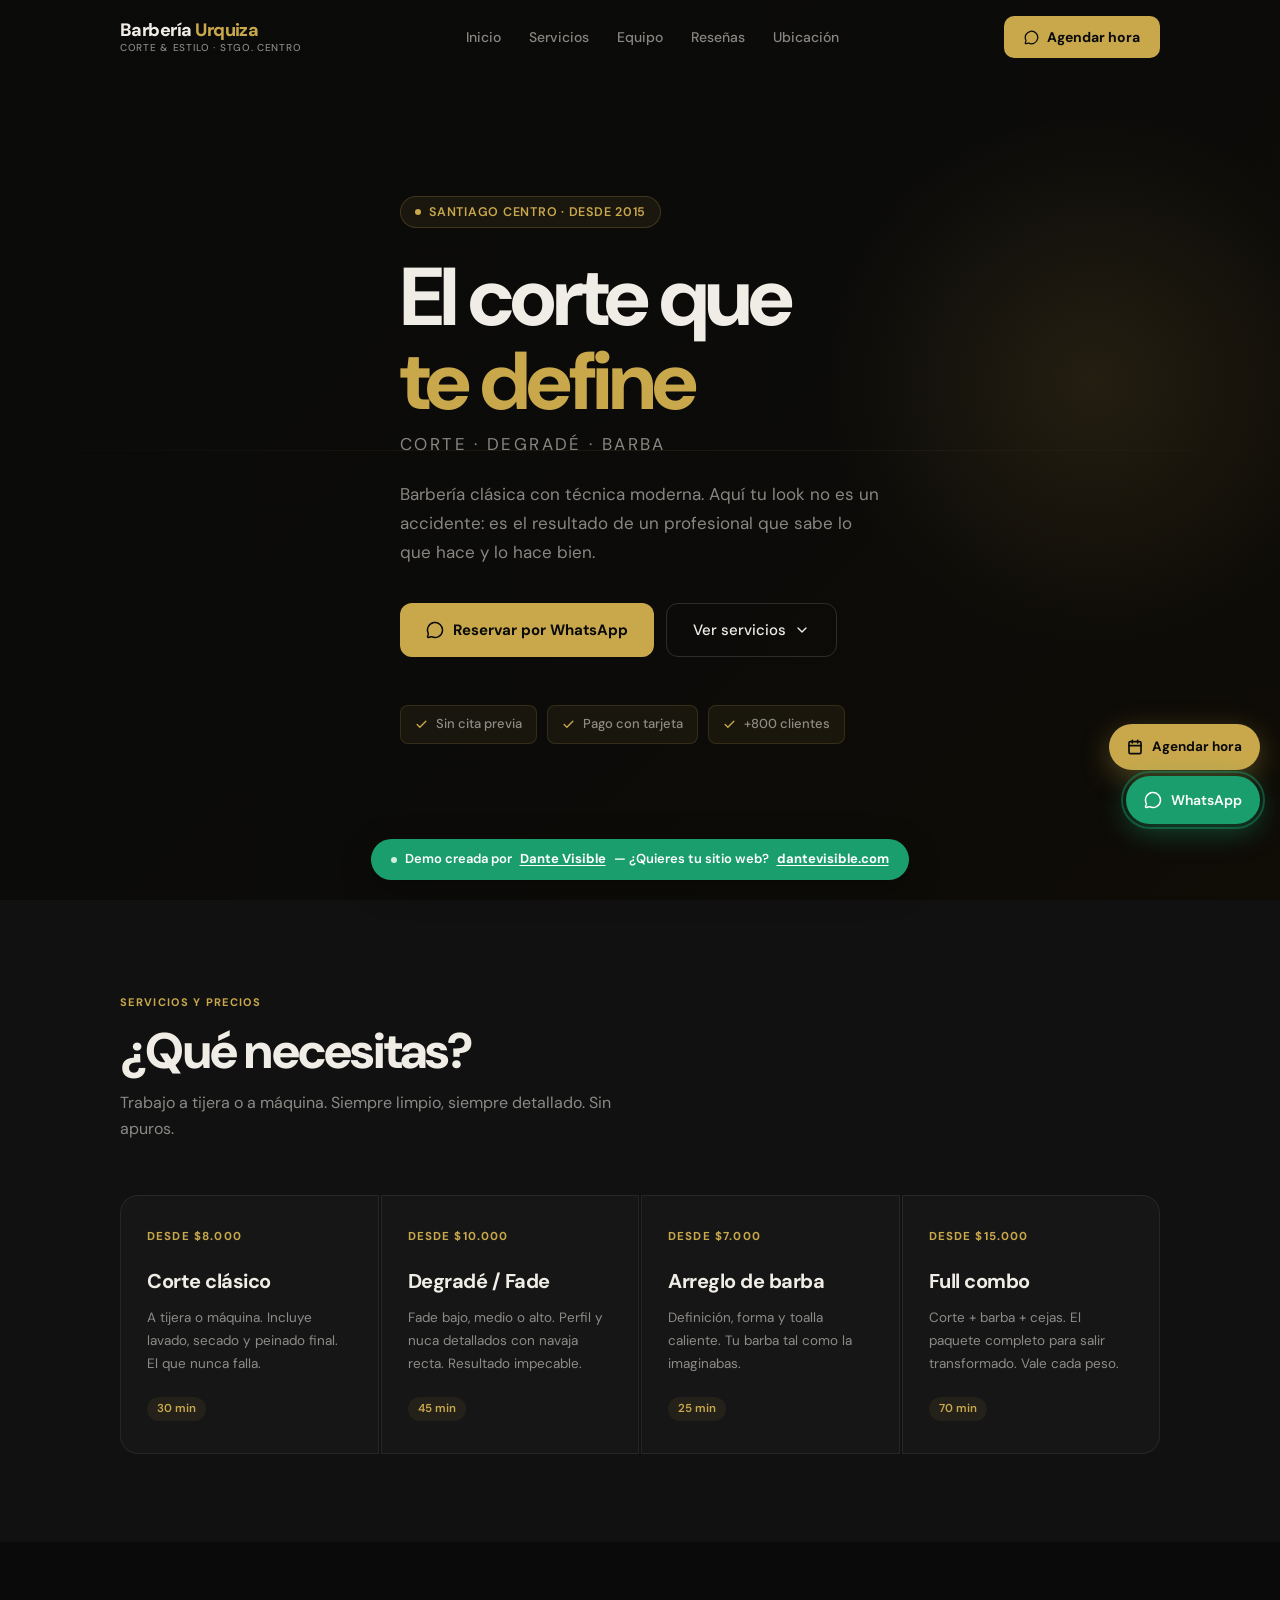
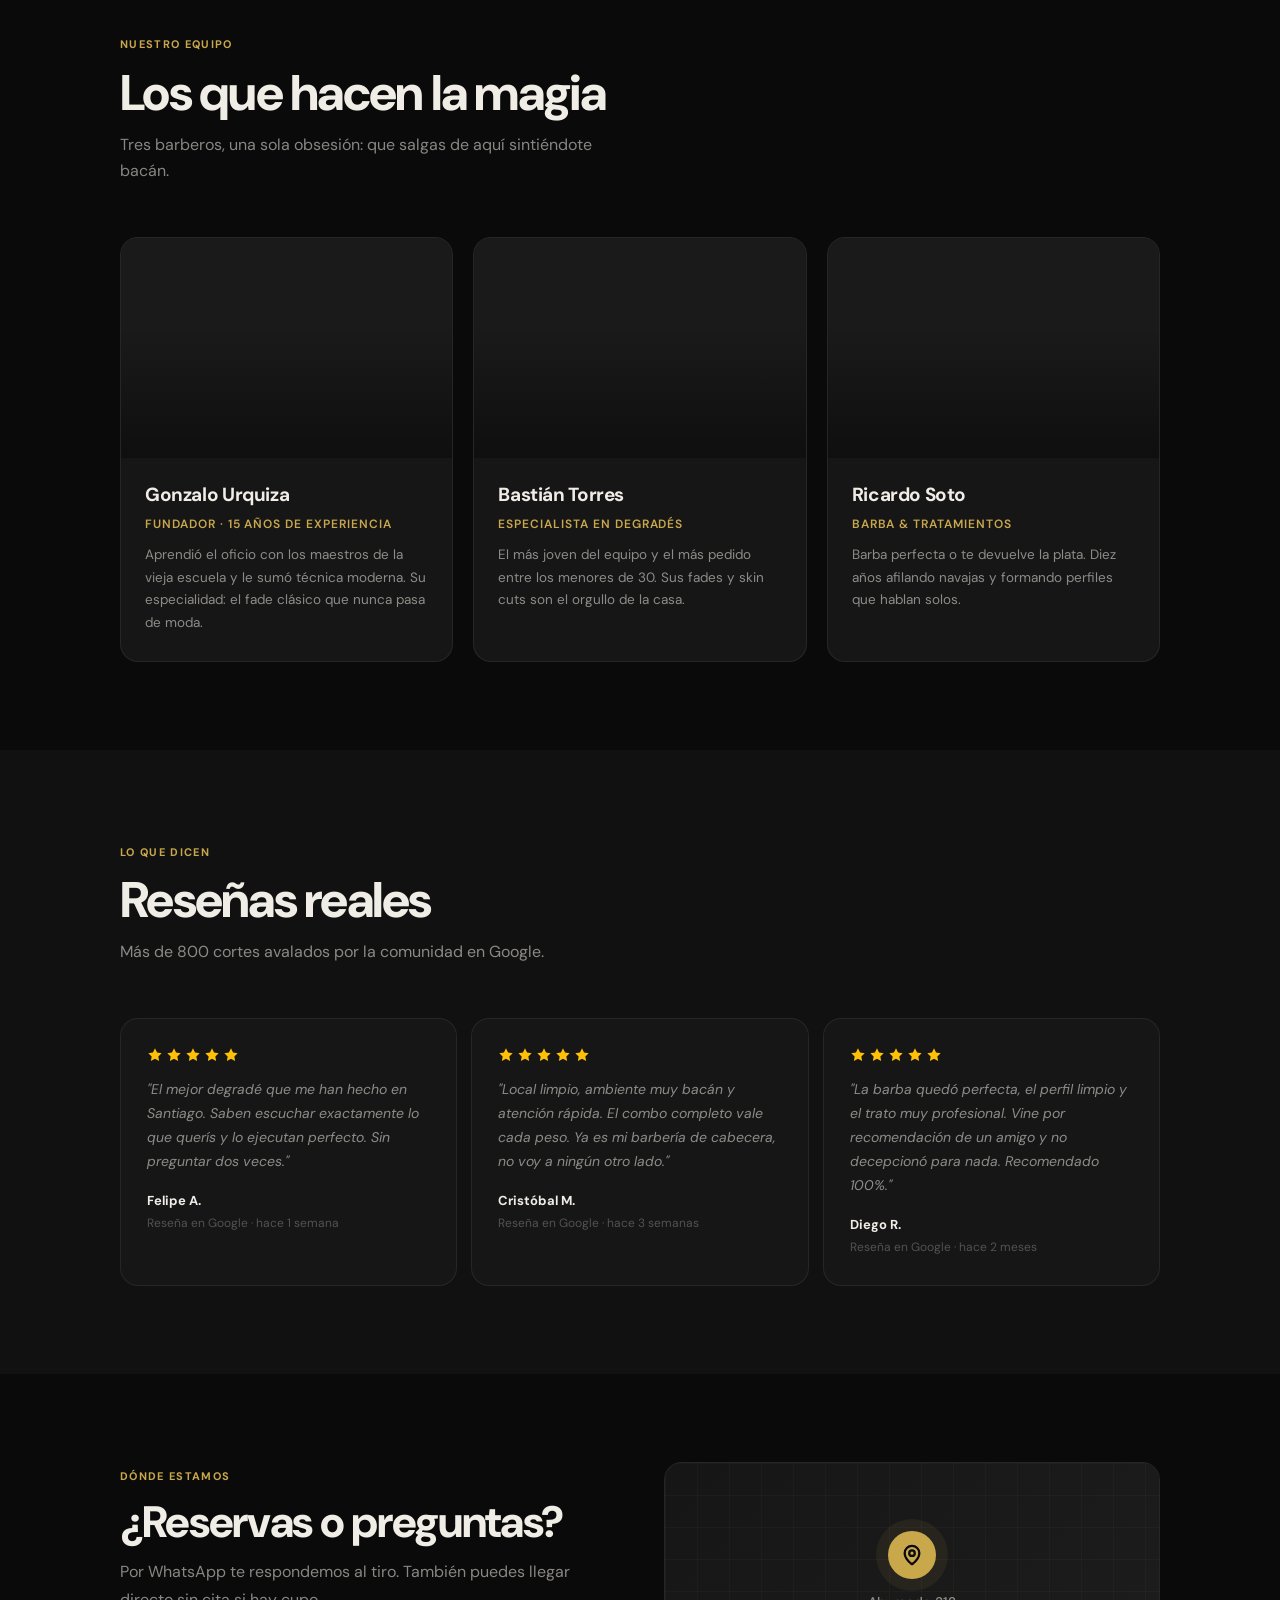
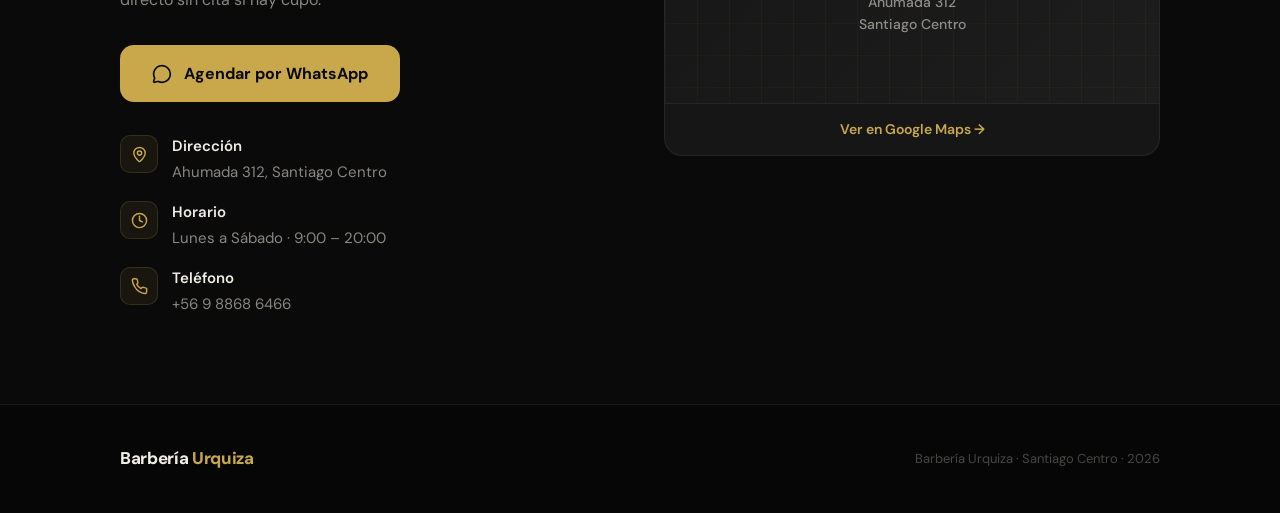
<file: demos/barberia.html>
<!DOCTYPE html>
<html lang="es">
<head>
<meta charset="UTF-8"/>
<meta name="viewport" content="width=device-width, initial-scale=1.0"/>
<title>Barbería Urquiza — Corte & Estilo · Santiago Centro</title>
<meta name="description" content="Barbería clásica y moderna en Santiago Centro. Cortes, degradés, barba. Reserva tu hora por WhatsApp."/>
<meta name="robots" content="noindex, follow"/>
<meta property="og:type" content="website"/>
<meta property="og:title" content="Barbería Urquiza — Corte &amp; Estilo · Santiago Centro"/>
<meta property="og:description" content="Barbería clásica y moderna en Santiago Centro. Cortes, degradés, barba. Reserva tu hora por WhatsApp."/>
<meta property="og:image" content="https://dantevisible.com/og-image.png"/>
<meta property="og:image:width" content="1200"/>
<meta property="og:image:height" content="630"/>
<link rel="icon" type="image/svg+xml" href="data:image/svg+xml,%3Csvg xmlns='http://www.w3.org/2000/svg' viewBox='0 0 100 100'%3E%3Crect width='100' height='100' rx='22' fill='%230D0D0D'/%3E%3Ctext x='50' y='69' font-family='Arial,sans-serif' font-size='58' font-weight='800' fill='%231A9E6E' text-anchor='middle'%3ED%3C/text%3E%3C/svg%3E"/>
<link rel="preconnect" href="https://fonts.googleapis.com"/>
<link rel="preconnect" href="https://fonts.gstatic.com" crossorigin/>
<link href="https://fonts.googleapis.com/css2?family=DM+Sans:opsz,wght@9..40,400;9..40,500;9..40,600;9..40,700;9..40,800&display=swap" rel="stylesheet"/>
<link rel="stylesheet" href="assets/shared.css"/>
<style>
:root{
  --bg:#0A0A0A;--bg2:#111;--card:#161616;--card-h:#1E1E1E;
  --border:rgba(255,255,255,0.07);--border2:rgba(255,255,255,0.14);
  --accent:#C9A84C;--accent-h:#DDB95C;--accent-glow:rgba(201,168,76,0.22);
  --accent-subtle:rgba(201,168,76,0.08);--accent-ink:#0A0A0A;
  --text:#F0EDE6;--text-m:rgba(240,237,230,0.55);--text-s:rgba(240,237,230,0.28);
  --font:'DM Sans',sans-serif;--r:12px;--r2:18px;
  --ease:cubic-bezier(0.16,1,0.3,1);--t:0.24s;
}

/* Overrides propios de esta demo: color e imagen del tema (dorado/barbería) */
.nav.scrolled{background:rgba(10,10,10,0.93)}
.mob{background:rgba(10,10,10,.97)}

.hero__bg{position:absolute;inset:0;background:linear-gradient(135deg,rgba(10,10,10,0.9) 0%,rgba(10,10,10,0.78) 55%,rgba(15,12,5,0.88) 100%),url('https://images.unsplash.com/photo-1503951914875-452162b0f3f1?w=1600&q=80') center/cover no-repeat;background-color:#100E08}
.hero__glow{position:absolute;top:10%;right:-8%;width:580px;height:580px;background:radial-gradient(circle,rgba(201,168,76,.12) 0%,transparent 65%)}
.hero__line{position:absolute;top:50%;left:0;right:0;height:1px;background:linear-gradient(90deg,transparent,rgba(201,168,76,.1),transparent)}
.hero__body{max-width:700px}
.hero__eyebrow{display:inline-flex;align-items:center;gap:8px;background:var(--accent-subtle);border:1px solid rgba(201,168,76,.22);border-radius:100px;padding:5px 14px;font-size:12.5px;font-weight:600;color:var(--accent);letter-spacing:.06em;text-transform:uppercase;margin-bottom:28px}
.hero__h1{font-size:clamp(38px,7.5vw,82px);font-weight:800;letter-spacing:-.045em;line-height:1.02;margin-bottom:8px}
.hero__tagline{font-size:clamp(13px,2vw,17px);font-weight:400;color:var(--text-m);text-transform:uppercase;letter-spacing:.14em;margin-bottom:22px}
.hero__sub{font-size:clamp(15px,1.8vw,17px);color:var(--text-m);line-height:1.7;max-width:480px;margin-bottom:36px}
.hero__chips{display:flex;flex-wrap:wrap;gap:10px}
.chip{display:flex;align-items:center;gap:8px;padding:8px 14px;background:rgba(201,168,76,.07);border:1px solid rgba(201,168,76,.16);border-radius:8px;font-size:13px;font-weight:500;color:var(--text-m)}
.chip svg{color:var(--accent)}

/* SERVICIOS (único de esta página) */
.svc__grid{margin-top:52px;display:grid;gap:2px}
@media(min-width:640px){.svc__grid{grid-template-columns:repeat(2,1fr)}}
@media(min-width:960px){.svc__grid{grid-template-columns:repeat(4,1fr)}}
.svc-c{background:var(--card);border:1px solid var(--border);padding:32px 26px;position:relative;transition:all var(--t);overflow:hidden}
.svc-c::after{content:'';position:absolute;bottom:0;left:0;right:0;height:2px;background:var(--accent);transform:scaleX(0);transform-origin:left;transition:transform .35s var(--ease)}
.svc-c:first-child{border-radius:var(--r2) 0 0 var(--r2)}
.svc-c:last-child{border-radius:0 var(--r2) var(--r2) 0}
@media(max-width:639px){.svc-c{border-radius:var(--r)!important}}
.svc-c:hover{background:var(--card-h);border-color:var(--border2)}
.svc-c:hover::after{transform:scaleX(1)}
.svc-c__price{font-size:11.5px;font-weight:700;letter-spacing:.1em;text-transform:uppercase;color:var(--accent);margin-bottom:18px}
.svc-c__h{font-size:20px;font-weight:700;letter-spacing:-.025em;margin-bottom:10px}
.svc-c__p{font-size:13.5px;color:var(--text-m);line-height:1.7;margin-bottom:18px}
.svc-c__tag{display:inline-block;font-size:11.5px;font-weight:600;color:var(--accent);background:var(--accent-subtle);padding:3px 10px;border-radius:100px}

/* EQUIPO (único de esta página) */
.team__grid{margin-top:52px;display:grid;gap:20px}
@media(min-width:640px){.team__grid{grid-template-columns:repeat(3,1fr)}}
.team-c{background:var(--card);border:1px solid var(--border);border-radius:var(--r2);overflow:hidden;transition:all var(--t)}
.team-c:hover{border-color:var(--border2);transform:translateY(-4px);box-shadow:0 20px 52px rgba(0,0,0,.4)}
.team-c__photo{height:220px;background-size:cover;background-position:center top;position:relative}
.team-c__photo::after{content:'';position:absolute;inset:0;background:linear-gradient(to top,rgba(10,10,10,.7) 0%,transparent 60%)}
.team-c__body{padding:22px 24px 26px}
.team-c__name{font-size:19px;font-weight:700;letter-spacing:-.02em;margin-bottom:4px}
.team-c__role{font-size:12px;font-weight:600;letter-spacing:.08em;text-transform:uppercase;color:var(--accent);margin-bottom:10px}
.team-c__bio{font-size:13.5px;color:var(--text-m);line-height:1.68}

/* CONTACTO */
.contact__h{font-size:clamp(26px,3.8vw,44px)}
.info-row__ico{border-color:rgba(201,168,76,.16)}
.map-ph{background:linear-gradient(135deg,#161616,#1D1D1D)}
.map-ph::before{content:'';position:absolute;inset:0;background-image:linear-gradient(rgba(201,168,76,.04) 1px,transparent 1px),linear-gradient(90deg,rgba(201,168,76,.04) 1px,transparent 1px);background-size:32px 32px}

/* FOOTER */
.footer{background:#060606}

/* FLOATING BUTTONS: WhatsApp usa el verde de marca; Agendar usa el dorado del tema */
.wa-float{background:#1A9E6E;color:#fff;box-shadow:0 8px 28px rgba(26,158,110,.42)}
.wa-float:hover{background:#22B87A;box-shadow:0 16px 44px rgba(26,158,110,.54)}
.wa-float__ring{border:2px solid rgba(26,158,110,.42)}
.agendar-float{position:fixed;bottom:130px;right:20px;z-index:998;display:flex;align-items:center;gap:9px;background:var(--accent);color:var(--accent-ink);padding:12px 18px;border-radius:50px;font-size:13.5px;font-weight:700;font-family:var(--font);box-shadow:0 8px 28px rgba(201,168,76,.35);transition:all .3s var(--ease);white-space:nowrap}
.agendar-float:hover{background:var(--accent-h);transform:translateY(-3px);box-shadow:0 16px 44px rgba(201,168,76,.45)}
</style>
</head>
<body>

<nav class="nav" id="nav">
  <div class="wrap nav__inner">
    <a href="#inicio" class="nav__logo">Barbería <span>Urquiza</span><sub>Corte & Estilo · Stgo. Centro</sub></a>
    <div class="nav__links">
      <a href="#inicio" class="nav__link">Inicio</a>
      <a href="#servicios" class="nav__link">Servicios</a>
      <a href="#equipo" class="nav__link">Equipo</a>
      <a href="#resenas" class="nav__link">Reseñas</a>
      <a href="#contacto" class="nav__link">Ubicación</a>
    </div>
    <a href="https://wa.me/56988686466?text=Hola%2C%20quisiera%20agendar%20hora%20en%20Barber%C3%ADa%20Urquiza" target="_blank" rel="noopener" class="nav__cta">
      <svg xmlns="http://www.w3.org/2000/svg" width="15" height="15" viewBox="0 0 24 24" fill="none" stroke="currentColor" stroke-width="2" stroke-linecap="round" stroke-linejoin="round"><path d="M2.992 16.342a2 2 0 0 1 .094 1.167l-1.065 3.29a1 1 0 0 0 1.236 1.168l3.413-.998a2 2 0 0 1 1.099.092 10 10 0 1 0-4.777-4.719"/></svg>
      Agendar hora
    </a>
    <button class="nav__burger" id="burger" aria-label="Menú" aria-expanded="false"><span></span><span></span><span></span></button>
  </div>
</nav>

<div class="mob" id="mob">
  <a href="#inicio" class="mob__link" onclick="closeMob()">Inicio</a>
  <a href="#servicios" class="mob__link" onclick="closeMob()">Servicios</a>
  <a href="#equipo" class="mob__link" onclick="closeMob()">Equipo</a>
  <a href="#resenas" class="mob__link" onclick="closeMob()">Reseñas</a>
  <a href="#contacto" class="mob__link" onclick="closeMob()">Ubicación</a>
  <a href="https://wa.me/56988686466?text=Hola%2C%20quisiera%20agendar%20hora%20en%20Barber%C3%ADa%20Urquiza" target="_blank" rel="noopener" class="mob__cta" onclick="closeMob()">Agendar hora</a>
</div>

<!-- FLOATING BUTTONS -->
<a href="https://wa.me/56988686466?text=Hola%2C%20quisiera%20agendar%20hora%20en%20Barber%C3%ADa%20Urquiza" target="_blank" rel="noopener" class="agendar-float">
  <svg xmlns="http://www.w3.org/2000/svg" width="16" height="16" viewBox="0 0 24 24" fill="none" stroke="currentColor" stroke-width="2.5" stroke-linecap="round" stroke-linejoin="round"><rect x="3" y="4" width="18" height="18" rx="2"/><path d="M16 2v4M8 2v4M3 10h18"/></svg>
  Agendar hora
</a>
<a href="https://wa.me/56988686466?text=Hola%2C%20quiero%20contactar%20con%20Barber%C3%ADa%20Urquiza" target="_blank" rel="noopener" class="wa-float">
  <span class="wa-float__ring"></span>
  <svg xmlns="http://www.w3.org/2000/svg" width="18" height="18" viewBox="0 0 24 24" fill="none" stroke="currentColor" stroke-width="2" stroke-linecap="round" stroke-linejoin="round"><path d="M2.992 16.342a2 2 0 0 1 .094 1.167l-1.065 3.29a1 1 0 0 0 1.236 1.168l3.413-.998a2 2 0 0 1 1.099.092 10 10 0 1 0-4.777-4.719"/></svg>
  WhatsApp
</a>

<main>

<!-- HERO -->
<section id="inicio" class="hero">
  <div class="hero__bg"></div>
  <div class="hero__glow"></div>
  <div class="hero__line"></div>
  <div class="wrap">
    <div class="hero__body">
      <div class="hero__eyebrow rev in">
        <span class="hero__dot"></span>
        Santiago Centro · Desde 2015
      </div>
      <h1 class="hero__h1 rev in">
        El corte que<br><em>te define</em>
      </h1>
      <p class="hero__tagline rev in">Corte · Degradé · Barba</p>
      <p class="hero__sub rev in">
        Barbería clásica con técnica moderna. Aquí tu look no es un accidente: es el resultado de un profesional que sabe lo que hace y lo hace bien.
      </p>
      <div class="hero__btns rev in">
        <a href="https://wa.me/56988686466?text=Hola%2C%20quisiera%20agendar%20hora%20en%20Barber%C3%ADa%20Urquiza" target="_blank" rel="noopener" class="btn-main">
          <svg xmlns="http://www.w3.org/2000/svg" width="18" height="18" viewBox="0 0 24 24" fill="none" stroke="currentColor" stroke-width="2" stroke-linecap="round" stroke-linejoin="round"><path d="M2.992 16.342a2 2 0 0 1 .094 1.167l-1.065 3.29a1 1 0 0 0 1.236 1.168l3.413-.998a2 2 0 0 1 1.099.092 10 10 0 1 0-4.777-4.719"/></svg>
          Reservar por WhatsApp
        </a>
        <a href="#servicios" class="btn-sec">Ver servicios <svg xmlns="http://www.w3.org/2000/svg" width="16" height="16" viewBox="0 0 24 24" fill="none" stroke="currentColor" stroke-width="2" stroke-linecap="round" stroke-linejoin="round"><path d="m6 9 6 6 6-6"/></svg></a>
      </div>
      <div class="hero__chips rev in">
        <div class="chip"><svg xmlns="http://www.w3.org/2000/svg" width="13" height="13" viewBox="0 0 24 24" fill="none" stroke="currentColor" stroke-width="2.5" stroke-linecap="round" stroke-linejoin="round"><path d="M20 6 9 17l-5-5"/></svg>Sin cita previa</div>
        <div class="chip"><svg xmlns="http://www.w3.org/2000/svg" width="13" height="13" viewBox="0 0 24 24" fill="none" stroke="currentColor" stroke-width="2.5" stroke-linecap="round" stroke-linejoin="round"><path d="M20 6 9 17l-5-5"/></svg>Pago con tarjeta</div>
        <div class="chip"><svg xmlns="http://www.w3.org/2000/svg" width="13" height="13" viewBox="0 0 24 24" fill="none" stroke="currentColor" stroke-width="2.5" stroke-linecap="round" stroke-linejoin="round"><path d="M20 6 9 17l-5-5"/></svg>+800 clientes</div>
      </div>
    </div>
  </div>
</section>

<!-- SERVICIOS -->
<section id="servicios" class="sec sec--alt">
  <div class="wrap">
    <div class="rev">
      <span class="eyebrow">Servicios y precios</span>
      <h2 class="sec__h">¿Qué necesitas?</h2>
      <p class="sec__sub">Trabajo a tijera o a máquina. Siempre limpio, siempre detallado. Sin apuros.</p>
    </div>
    <div class="svc__grid">
      <div class="rev svc-c">
        <div class="svc-c__price">desde $8.000</div>
        <h3 class="svc-c__h">Corte clásico</h3>
        <p class="svc-c__p">A tijera o máquina. Incluye lavado, secado y peinado final. El que nunca falla.</p>
        <span class="svc-c__tag">30 min</span>
      </div>
      <div class="rev d1 svc-c">
        <div class="svc-c__price">desde $10.000</div>
        <h3 class="svc-c__h">Degradé / Fade</h3>
        <p class="svc-c__p">Fade bajo, medio o alto. Perfil y nuca detallados con navaja recta. Resultado impecable.</p>
        <span class="svc-c__tag">45 min</span>
      </div>
      <div class="rev d2 svc-c">
        <div class="svc-c__price">desde $7.000</div>
        <h3 class="svc-c__h">Arreglo de barba</h3>
        <p class="svc-c__p">Definición, forma y toalla caliente. Tu barba tal como la imaginabas.</p>
        <span class="svc-c__tag">25 min</span>
      </div>
      <div class="rev d3 svc-c">
        <div class="svc-c__price">desde $15.000</div>
        <h3 class="svc-c__h">Full combo</h3>
        <p class="svc-c__p">Corte + barba + cejas. El paquete completo para salir transformado. Vale cada peso.</p>
        <span class="svc-c__tag">70 min</span>
      </div>
    </div>
  </div>
</section>

<!-- EQUIPO -->
<section id="equipo" class="sec">
  <div class="wrap">
    <div class="rev">
      <span class="eyebrow">Nuestro equipo</span>
      <h2 class="sec__h">Los que hacen la magia</h2>
      <p class="sec__sub">Tres barberos, una sola obsesión: que salgas de aquí sintiéndote bacán.</p>
    </div>
    <div class="team__grid">
      <div class="rev team-c">
        <div class="team-c__photo" style="background-image:url('https://images.unsplash.com/photo-1570295999919-56ceb5ecca61?w=600&q=80');background-color:#1A1A1A"></div>
        <div class="team-c__body">
          <div class="team-c__name">Gonzalo Urquiza</div>
          <div class="team-c__role">Fundador · 15 años de experiencia</div>
          <p class="team-c__bio">Aprendió el oficio con los maestros de la vieja escuela y le sumó técnica moderna. Su especialidad: el fade clásico que nunca pasa de moda.</p>
        </div>
      </div>
      <div class="rev d1 team-c">
        <div class="team-c__photo" style="background-image:url('https://images.unsplash.com/photo-1507003211169-0a1dd7228f2d?w=600&q=80');background-color:#1A1A1A"></div>
        <div class="team-c__body">
          <div class="team-c__name">Bastián Torres</div>
          <div class="team-c__role">Especialista en Degradés</div>
          <p class="team-c__bio">El más joven del equipo y el más pedido entre los menores de 30. Sus fades y skin cuts son el orgullo de la casa.</p>
        </div>
      </div>
      <div class="rev d2 team-c">
        <div class="team-c__photo" style="background-image:url('https://images.unsplash.com/photo-1500648767791-00dcc994a43e?w=600&q=80');background-color:#1A1A1A"></div>
        <div class="team-c__body">
          <div class="team-c__name">Ricardo Soto</div>
          <div class="team-c__role">Barba & Tratamientos</div>
          <p class="team-c__bio">Barba perfecta o te devuelve la plata. Diez años afilando navajas y formando perfiles que hablan solos.</p>
        </div>
      </div>
    </div>
  </div>
</section>

<!-- RESEÑAS -->
<section id="resenas" class="sec sec--alt">
  <div class="wrap">
    <div class="rev">
      <span class="eyebrow">Lo que dicen</span>
      <h2 class="sec__h">Reseñas reales</h2>
      <p class="sec__sub">Más de 800 cortes avalados por la comunidad en Google.</p>
    </div>
    <div class="rev__grid">
      <div class="rev rev-c">
        <div class="rev-c__stars">
          <svg viewBox="0 0 24 24"><path d="M12 2l3.09 6.26L22 9.27l-5 4.87 1.18 6.88L12 17.77l-6.18 3.25L7 14.14 2 9.27l6.91-1.01L12 2z"/></svg>
          <svg viewBox="0 0 24 24"><path d="M12 2l3.09 6.26L22 9.27l-5 4.87 1.18 6.88L12 17.77l-6.18 3.25L7 14.14 2 9.27l6.91-1.01L12 2z"/></svg>
          <svg viewBox="0 0 24 24"><path d="M12 2l3.09 6.26L22 9.27l-5 4.87 1.18 6.88L12 17.77l-6.18 3.25L7 14.14 2 9.27l6.91-1.01L12 2z"/></svg>
          <svg viewBox="0 0 24 24"><path d="M12 2l3.09 6.26L22 9.27l-5 4.87 1.18 6.88L12 17.77l-6.18 3.25L7 14.14 2 9.27l6.91-1.01L12 2z"/></svg>
          <svg viewBox="0 0 24 24"><path d="M12 2l3.09 6.26L22 9.27l-5 4.87 1.18 6.88L12 17.77l-6.18 3.25L7 14.14 2 9.27l6.91-1.01L12 2z"/></svg>
        </div>
        <p class="rev-c__text">"El mejor degradé que me han hecho en Santiago. Saben escuchar exactamente lo que querís y lo ejecutan perfecto. Sin preguntar dos veces."</p>
        <div class="rev-c__author">Felipe A.</div>
        <div class="rev-c__via">Reseña en Google · hace 1 semana</div>
      </div>
      <div class="rev d1 rev-c">
        <div class="rev-c__stars">
          <svg viewBox="0 0 24 24"><path d="M12 2l3.09 6.26L22 9.27l-5 4.87 1.18 6.88L12 17.77l-6.18 3.25L7 14.14 2 9.27l6.91-1.01L12 2z"/></svg>
          <svg viewBox="0 0 24 24"><path d="M12 2l3.09 6.26L22 9.27l-5 4.87 1.18 6.88L12 17.77l-6.18 3.25L7 14.14 2 9.27l6.91-1.01L12 2z"/></svg>
          <svg viewBox="0 0 24 24"><path d="M12 2l3.09 6.26L22 9.27l-5 4.87 1.18 6.88L12 17.77l-6.18 3.25L7 14.14 2 9.27l6.91-1.01L12 2z"/></svg>
          <svg viewBox="0 0 24 24"><path d="M12 2l3.09 6.26L22 9.27l-5 4.87 1.18 6.88L12 17.77l-6.18 3.25L7 14.14 2 9.27l6.91-1.01L12 2z"/></svg>
          <svg viewBox="0 0 24 24"><path d="M12 2l3.09 6.26L22 9.27l-5 4.87 1.18 6.88L12 17.77l-6.18 3.25L7 14.14 2 9.27l6.91-1.01L12 2z"/></svg>
        </div>
        <p class="rev-c__text">"Local limpio, ambiente muy bacán y atención rápida. El combo completo vale cada peso. Ya es mi barbería de cabecera, no voy a ningún otro lado."</p>
        <div class="rev-c__author">Cristóbal M.</div>
        <div class="rev-c__via">Reseña en Google · hace 3 semanas</div>
      </div>
      <div class="rev d2 rev-c">
        <div class="rev-c__stars">
          <svg viewBox="0 0 24 24"><path d="M12 2l3.09 6.26L22 9.27l-5 4.87 1.18 6.88L12 17.77l-6.18 3.25L7 14.14 2 9.27l6.91-1.01L12 2z"/></svg>
          <svg viewBox="0 0 24 24"><path d="M12 2l3.09 6.26L22 9.27l-5 4.87 1.18 6.88L12 17.77l-6.18 3.25L7 14.14 2 9.27l6.91-1.01L12 2z"/></svg>
          <svg viewBox="0 0 24 24"><path d="M12 2l3.09 6.26L22 9.27l-5 4.87 1.18 6.88L12 17.77l-6.18 3.25L7 14.14 2 9.27l6.91-1.01L12 2z"/></svg>
          <svg viewBox="0 0 24 24"><path d="M12 2l3.09 6.26L22 9.27l-5 4.87 1.18 6.88L12 17.77l-6.18 3.25L7 14.14 2 9.27l6.91-1.01L12 2z"/></svg>
          <svg viewBox="0 0 24 24"><path d="M12 2l3.09 6.26L22 9.27l-5 4.87 1.18 6.88L12 17.77l-6.18 3.25L7 14.14 2 9.27l6.91-1.01L12 2z"/></svg>
        </div>
        <p class="rev-c__text">"La barba quedó perfecta, el perfil limpio y el trato muy profesional. Vine por recomendación de un amigo y no decepcionó para nada. Recomendado 100%."</p>
        <div class="rev-c__author">Diego R.</div>
        <div class="rev-c__via">Reseña en Google · hace 2 meses</div>
      </div>
    </div>
  </div>
</section>

<!-- CONTACTO -->
<section id="contacto" class="sec">
  <div class="wrap">
    <div class="contact__grid">
      <div class="rev">
        <span class="eyebrow">Dónde estamos</span>
        <h2 class="contact__h">¿Reservas o preguntas?</h2>
        <p class="contact__p">Por WhatsApp te respondemos al tiro. También puedes llegar directo sin cita si hay cupo.</p>
        <a href="https://wa.me/56988686466?text=Hola%2C%20quisiera%20agendar%20hora%20en%20Barber%C3%ADa%20Urquiza" target="_blank" rel="noopener" class="wa-big">
          <svg xmlns="http://www.w3.org/2000/svg" width="20" height="20" viewBox="0 0 24 24" fill="none" stroke="currentColor" stroke-width="2" stroke-linecap="round" stroke-linejoin="round"><path d="M2.992 16.342a2 2 0 0 1 .094 1.167l-1.065 3.29a1 1 0 0 0 1.236 1.168l3.413-.998a2 2 0 0 1 1.099.092 10 10 0 1 0-4.777-4.719"/></svg>
          Agendar por WhatsApp
        </a>
        <div class="info-rows">
          <div class="info-row">
            <span class="info-row__ico"><svg xmlns="http://www.w3.org/2000/svg" width="17" height="17" viewBox="0 0 24 24" fill="none" stroke="currentColor" stroke-width="2" stroke-linecap="round" stroke-linejoin="round"><path d="M20 10c0 4.993-5.539 10.193-7.399 11.799a1 1 0 0 1-1.202 0C9.539 20.193 4 14.993 4 10a8 8 0 0 1 16 0"/><circle cx="12" cy="10" r="3"/></svg></span>
            <div><strong>Dirección</strong>Ahumada 312, Santiago Centro</div>
          </div>
          <div class="info-row">
            <span class="info-row__ico"><svg xmlns="http://www.w3.org/2000/svg" width="17" height="17" viewBox="0 0 24 24" fill="none" stroke="currentColor" stroke-width="2" stroke-linecap="round" stroke-linejoin="round"><circle cx="12" cy="12" r="10"/><polyline points="12 6 12 12 16 14"/></svg></span>
            <div><strong>Horario</strong>Lunes a Sábado · 9:00 – 20:00</div>
          </div>
          <div class="info-row">
            <span class="info-row__ico"><svg xmlns="http://www.w3.org/2000/svg" width="17" height="17" viewBox="0 0 24 24" fill="none" stroke="currentColor" stroke-width="2" stroke-linecap="round" stroke-linejoin="round"><path d="M22 16.92v3a2 2 0 0 1-2.18 2 19.79 19.79 0 0 1-8.63-3.07A19.5 19.5 0 0 1 4.99 12 19.79 19.79 0 0 1 1.95 3.38 2 2 0 0 1 3.93 1.13h3a2 2 0 0 1 2 1.72 12.84 12.84 0 0 0 .7 2.81 2 2 0 0 1-.45 2.11L8.09 8.91a16 16 0 0 0 6 6l1.27-1.27a2 2 0 0 1 2.11-.45 12.84 12.84 0 0 0 2.81.7A2 2 0 0 1 22 16.92z"/></svg></span>
            <div><strong>Teléfono</strong>+56 9 8868 6466</div>
          </div>
        </div>
      </div>
      <div class="rev d1 map-box">
        <div class="map-ph">
          <div class="map-pin"><svg xmlns="http://www.w3.org/2000/svg" width="22" height="22" viewBox="0 0 24 24" fill="none" stroke="currentColor" stroke-width="2.5" stroke-linecap="round" stroke-linejoin="round"><path d="M20 10c0 4.993-5.539 10.193-7.399 11.799a1 1 0 0 1-1.202 0C9.539 20.193 4 14.993 4 10a8 8 0 0 1 16 0"/><circle cx="12" cy="10" r="3"/></svg></div>
          <p>Ahumada 312<br>Santiago Centro</p>
        </div>
        <a href="https://maps.google.com" target="_blank" rel="noopener" class="map-link">Ver en Google Maps →</a>
      </div>
    </div>
  </div>
</section>

</main>

<footer class="footer">
  <div class="wrap footer__inner">
    <div class="footer__logo">Barbería <span>Urquiza</span></div>
    <p class="footer__copy">Barbería Urquiza · Santiago Centro · 2026</p>
  </div>
</footer>

<div class="demo-bar">
  <span class="demo-bar__dot"></span>
  Demo creada por <a href="../index.html" target="_blank">Dante Visible</a> — ¿Quieres tu sitio web? <a href="../index.html" target="_blank">dantevisible.com</a>
</div>

<script src="assets/shared.js"></script>
</body>
</html>
</file>
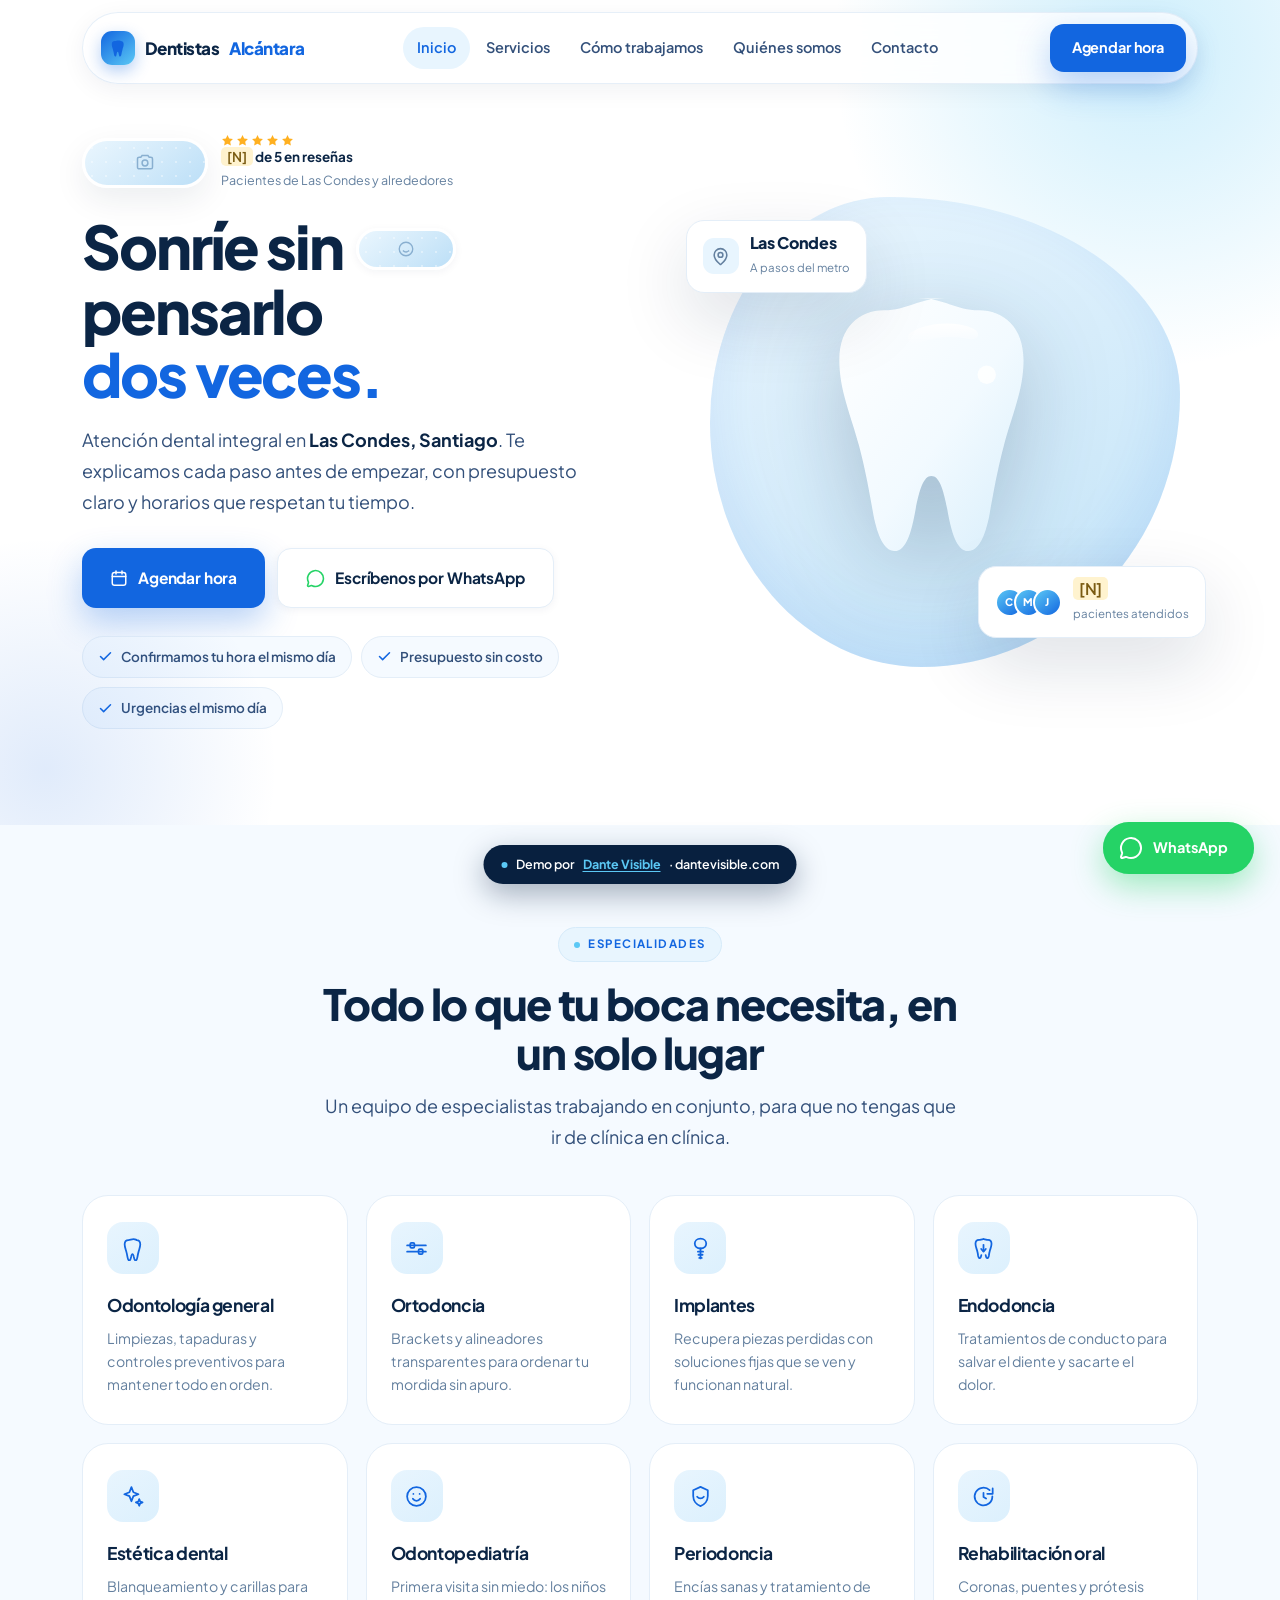
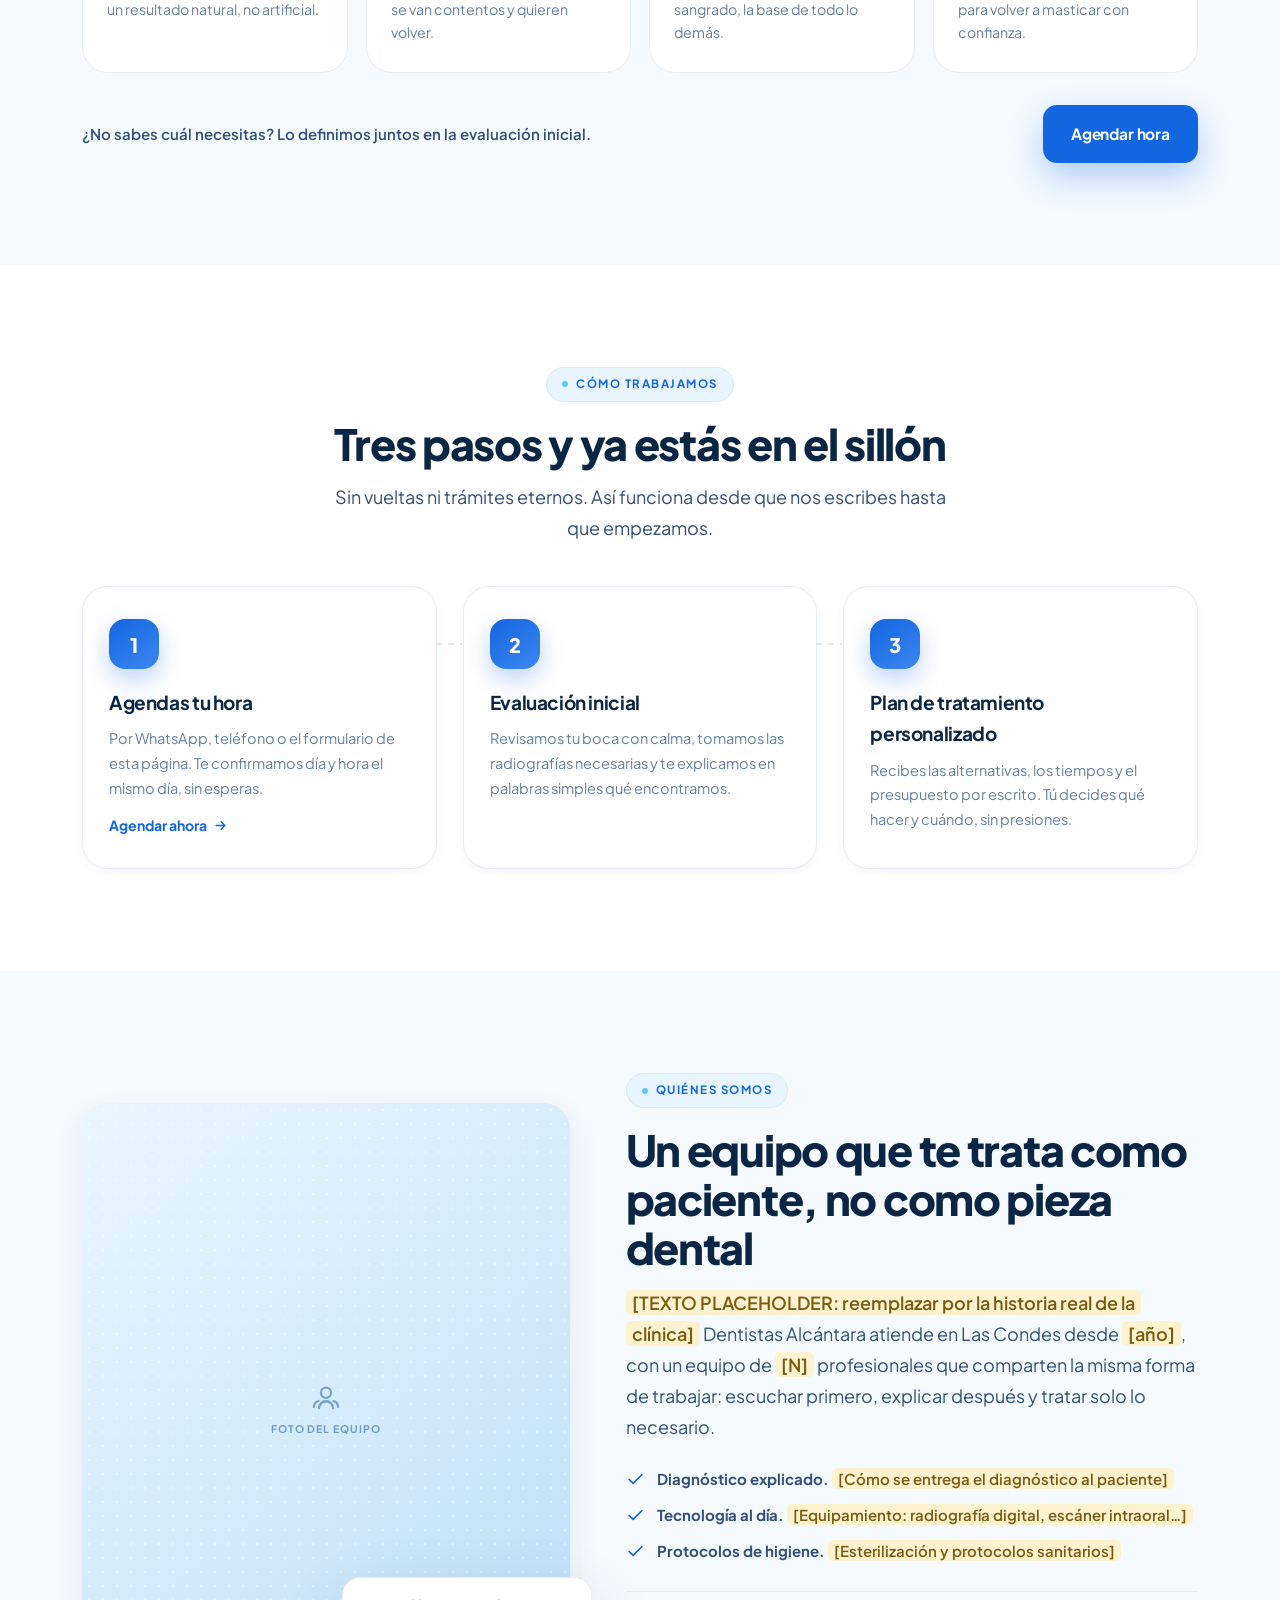
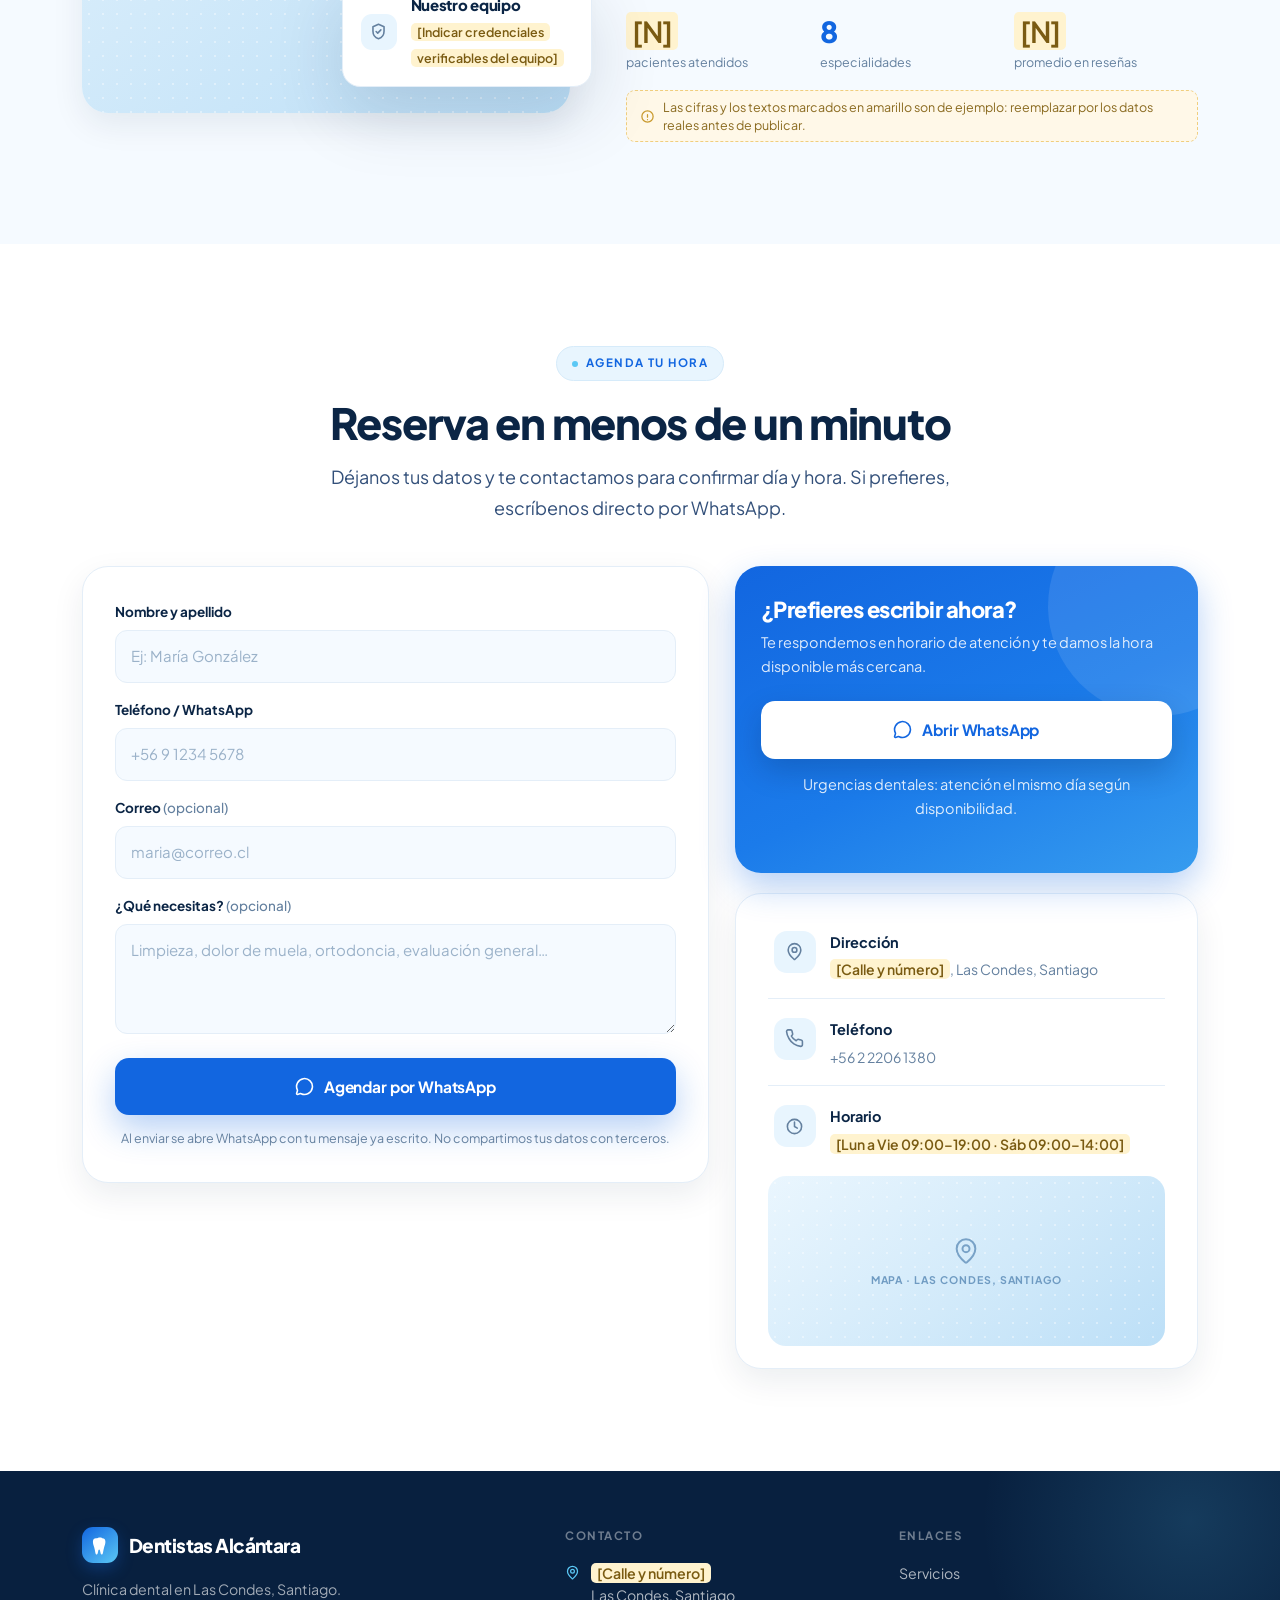
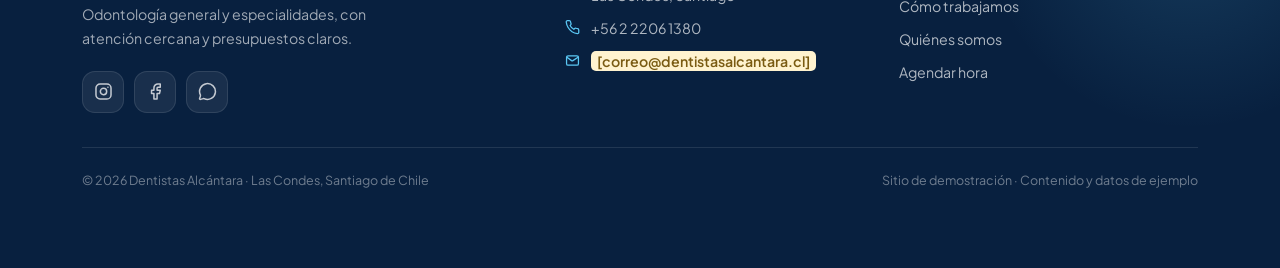
<file: demos/dentistasalcantara.html>
<!DOCTYPE html>
<html lang="es">
<head>
<meta charset="UTF-8"/>
<meta name="viewport" content="width=device-width, initial-scale=1.0"/>
<title>Dentistas Alcántara — Clínica dental en Las Condes, Santiago</title>
<meta name="description" content="Clínica dental en Las Condes, Santiago. Odontología general, ortodoncia, implantes y estética dental con atención cercana. Agenda tu hora hoy."/>
<meta name="robots" content="noindex, follow"/>
<meta property="og:type" content="website"/>
<meta property="og:title" content="Dentistas Alcántara — Clínica dental en Las Condes, Santiago"/>
<meta property="og:description" content="Clínica dental en Las Condes, Santiago. Odontología general, ortodoncia, implantes y estética dental con atención cercana. Agenda tu hora hoy."/>
<meta property="og:image" content="https://dantevisible.com/og-image.png"/>
<meta property="og:image:width" content="1200"/>
<meta property="og:image:height" content="630"/>
<meta name="theme-color" content="#1266E0"/>
<link rel="icon" type="image/svg+xml" href="data:image/svg+xml,%3Csvg xmlns='http://www.w3.org/2000/svg' viewBox='0 0 100 100'%3E%3Crect width='100' height='100' rx='24' fill='%231266E0'/%3E%3Ctext x='50' y='71' font-family='Arial,sans-serif' font-size='58' font-weight='700' fill='%23ffffff' text-anchor='middle'%3EA%3C/text%3E%3C/svg%3E"/>
<link rel="preconnect" href="https://fonts.googleapis.com"/>
<link rel="preconnect" href="https://fonts.gstatic.com" crossorigin/>
<link href="https://fonts.googleapis.com/css2?family=Plus+Jakarta+Sans:wght@400;500;600;700;800&display=swap" rel="stylesheet"/>
<style>
/* ==========================================================
   Dentistas Alcantara - landing page
   Azul #1266E0 · Celeste #5BC8F5 · Fondo blanco
   ========================================================== */
:root{
  --blue:#1266E0; --blue-d:#0B4CAE; --blue-l:#3D86F0;
  --celeste:#5BC8F5; --celeste-soft:#E8F5FE; --celeste-line:#D6EBFA;
  --ink:#0B2545; --ink-soft:#33507A; --muted:#64809F;
  --white:#FFFFFF; --bg-soft:#F5FAFF; --border:#E4EEF8;
  --wa:#25D366; --wa-d:#1EB855;
  --sh-sm:0 2px 8px rgba(11,37,69,.05);
  --sh:0 12px 32px rgba(11,37,69,.08);
  --sh-lg:0 26px 70px rgba(11,37,69,.14);
  --sh-blue:0 14px 34px rgba(18,102,224,.30);
  --r-sm:12px; --r:18px; --r-lg:26px;
  --ease:cubic-bezier(.16,1,.3,1); --t:.28s; --nav-h:82px;
}
*,*::before,*::after{box-sizing:border-box;margin:0;padding:0}
html{-webkit-text-size-adjust:100%;scroll-behavior:smooth;scroll-padding-top:100px}
body{font-family:'Plus Jakarta Sans',-apple-system,BlinkMacSystemFont,'Segoe UI',sans-serif;background:var(--white);color:var(--ink);font-size:16px;line-height:1.65;-webkit-font-smoothing:antialiased;overflow-x:hidden}
img,svg{display:block;max-width:100%}
a{color:inherit;text-decoration:none}
button,input,textarea,select{font:inherit;color:inherit}
button{background:none;border:none;cursor:pointer}
ul{list-style:none}
:focus-visible{outline:3px solid rgba(18,102,224,.45);outline-offset:3px;border-radius:8px}
.container{width:100%;max-width:1180px;margin:0 auto;padding:0 20px}
@media(min-width:768px){.container{padding:0 32px}}
.sr-only{position:absolute;width:1px;height:1px;padding:0;margin:-1px;overflow:hidden;clip:rect(0,0,0,0);white-space:nowrap;border:0}

/* Tipografia */
.h1{font-size:clamp(33px,8.4vw,60px);font-weight:800;line-height:1.05;letter-spacing:-.035em}
.h2{font-size:clamp(27px,5.2vw,43px);font-weight:800;line-height:1.13;letter-spacing:-.03em}
.lead{font-size:clamp(15.5px,2.1vw,18px);color:var(--ink-soft);line-height:1.72}
.lead strong{color:var(--ink);font-weight:700}
.eyebrow{display:inline-flex;align-items:center;gap:8px;font-size:11.5px;font-weight:700;letter-spacing:.13em;text-transform:uppercase;color:var(--blue);background:var(--celeste-soft);border:1px solid var(--celeste-line);border-radius:999px;padding:7px 15px;margin-bottom:18px}
.eyebrow::before{content:'';width:6px;height:6px;border-radius:50%;background:var(--celeste);flex:none}

/* Botones */
.btn{display:inline-flex;align-items:center;justify-content:center;gap:10px;font-size:15.5px;font-weight:700;letter-spacing:-.01em;padding:16px 28px;border-radius:14px;white-space:nowrap;text-align:center;transition:transform var(--t) var(--ease),box-shadow var(--t) var(--ease),background var(--t),color var(--t),border-color var(--t)}
.btn svg{flex:none}
.btn--primary{background:var(--blue);color:#fff;box-shadow:var(--sh-blue)}
.btn--primary:hover{background:var(--blue-d);transform:translateY(-2px);box-shadow:0 20px 44px rgba(18,102,224,.38)}
.btn--wa{background:#fff;color:var(--ink);border:1.5px solid var(--border);box-shadow:var(--sh-sm)}
.btn--wa:hover{border-color:var(--wa);color:var(--wa-d);transform:translateY(-2px);box-shadow:0 14px 32px rgba(37,211,102,.20)}
.btn--wa svg{color:var(--wa)}
.btn--light{background:#fff;color:var(--blue);box-shadow:0 12px 30px rgba(3,25,58,.20)}
.btn--light:hover{transform:translateY(-2px);box-shadow:0 18px 40px rgba(3,25,58,.28)}
.btn--block{width:100%}

/* Navegacion */
.nav{position:fixed;top:12px;left:0;right:0;z-index:120}
.nav__inner{display:flex;align-items:center;justify-content:space-between;gap:16px;background:rgba(255,255,255,.82);backdrop-filter:blur(18px);-webkit-backdrop-filter:blur(18px);border:1px solid rgba(228,238,248,.9);border-radius:999px;padding:11px 11px 11px 18px;box-shadow:0 6px 24px rgba(11,37,69,.06);transition:padding var(--t) var(--ease),box-shadow var(--t) var(--ease),background var(--t)}
.nav.compact .nav__inner{padding:7px 7px 7px 16px;background:rgba(255,255,255,.95);box-shadow:0 10px 34px rgba(11,37,69,.13)}
.nav__brand{display:flex;align-items:center;gap:10px;font-size:17px;font-weight:800;letter-spacing:-.03em;line-height:1.1}
.nav__mark{width:34px;height:34px;border-radius:11px;background:linear-gradient(140deg,var(--blue),var(--celeste));display:grid;place-items:center;color:#fff;flex:none;box-shadow:0 6px 16px rgba(18,102,224,.32);transition:all var(--t) var(--ease)}
.nav.compact .nav__mark{width:30px;height:30px;border-radius:9px}
.nav__brand span{color:var(--blue)}
.nav__links{display:none;align-items:center;gap:2px}
.nav__link{font-size:14.5px;font-weight:600;color:var(--ink-soft);padding:9px 14px;border-radius:999px;transition:color var(--t),background var(--t)}
.nav__link:hover,.nav__link.active{color:var(--blue);background:var(--celeste-soft)}
.nav__cta{display:none}
.nav__burger{display:flex;flex-direction:column;align-items:center;justify-content:center;gap:4px;width:42px;height:42px;border-radius:999px;background:var(--celeste-soft);color:var(--blue);flex:none}
.nav__burger span{display:block;width:17px;height:2px;background:currentColor;border-radius:2px;transition:transform .3s var(--ease),opacity .2s}
.nav__burger.open span:nth-child(1){transform:translateY(6px) rotate(45deg)}
.nav__burger.open span:nth-child(2){opacity:0}
.nav__burger.open span:nth-child(3){transform:translateY(-6px) rotate(-45deg)}
@media(min-width:1000px){
  .nav__links,.nav__cta{display:flex}
  .nav__burger{display:none}
  .nav__cta{font-size:14.5px;padding:12px 22px}
}
.drawer{position:fixed;inset:0;z-index:115;background:rgba(255,255,255,.98);backdrop-filter:blur(12px);display:flex;flex-direction:column;justify-content:center;padding:92px 26px 34px;opacity:0;pointer-events:none;transition:opacity .3s var(--ease)}
.drawer.open{opacity:1;pointer-events:auto}
.drawer a{font-size:23px;font-weight:700;letter-spacing:-.02em;padding:15px 4px;border-bottom:1px solid var(--border)}
.drawer .btn{margin-top:26px;border-bottom:none}
@media(min-width:1000px){.drawer{display:none}}

/* Hero */
.hero{position:relative;padding:calc(var(--nav-h) + 24px) 0 60px;overflow:hidden}
.hero::before{content:'';position:absolute;top:-280px;right:-200px;width:660px;height:660px;border-radius:50%;background:radial-gradient(circle,rgba(91,200,245,.30) 0%,rgba(91,200,245,0) 68%);pointer-events:none}
.hero::after{content:'';position:absolute;bottom:-180px;left:-190px;width:470px;height:470px;border-radius:50%;background:radial-gradient(circle,rgba(18,102,224,.13) 0%,rgba(18,102,224,0) 70%);pointer-events:none}
.hero__grid{position:relative;display:grid;gap:46px;align-items:center}
.hero__pill-row{display:flex;align-items:center;gap:13px;margin-bottom:22px}
.hero__pill{width:126px;height:50px;border-radius:999px;flex:none;overflow:hidden;border:3px solid #fff;box-shadow:var(--sh);position:relative}
.hero__rating b{display:block;font-size:13.5px;font-weight:700;line-height:1.25}
.hero__rating span{font-size:12.5px;color:var(--muted);line-height:1.25}
.stars{display:flex;gap:2px;margin-bottom:2px}
.stars svg{width:13px;height:13px;fill:#FFB020}
.h1 em{font-style:normal;color:var(--blue)}
.h1 .inline-ph{display:none;width:100px;height:42px;border-radius:999px;vertical-align:middle;margin:0 4px 9px;border:3px solid #fff;box-shadow:var(--sh-sm);overflow:hidden;position:relative}
@media(min-width:620px){.h1 .inline-ph{display:inline-block}}
.hero__sub{margin:20px 0 30px;max-width:520px}
.hero__actions{display:flex;flex-direction:column;gap:12px;margin-bottom:28px}
@media(min-width:560px){.hero__actions{flex-direction:row;flex-wrap:wrap}}
.hero__trust{display:flex;flex-wrap:wrap;gap:9px}
.trust{display:inline-flex;align-items:center;gap:8px;font-size:13.5px;font-weight:600;color:var(--ink-soft);background:var(--bg-soft);border:1px solid var(--border);border-radius:999px;padding:9px 15px}
.trust svg{color:var(--blue);flex:none}
.hero__art{position:relative;display:flex;justify-content:center}
.hero__stage{position:relative;width:100%;max-width:470px;aspect-ratio:1/1;background:linear-gradient(150deg,#EAF6FE 0%,#D7EDFB 48%,#C2E4F8 100%);border-radius:38% 62% 55% 45%/48% 42% 58% 52%;display:grid;place-items:center;box-shadow:inset 0 -24px 60px rgba(18,102,224,.10);animation:morph 18s ease-in-out infinite}
@keyframes morph{0%,100%{border-radius:38% 62% 55% 45%/48% 42% 58% 52%}50%{border-radius:56% 44% 40% 60%/42% 56% 44% 58%}}
.hero__tooth{width:56%;filter:drop-shadow(0 26px 44px rgba(11,37,69,.22))}
.float-card{position:absolute;background:#fff;border-radius:var(--r);padding:12px 16px;box-shadow:var(--sh-lg);display:flex;align-items:center;gap:11px;border:1px solid var(--border)}
.float-card b{display:block;font-size:16px;font-weight:800;letter-spacing:-.02em;line-height:1.25}
.float-card span{font-size:11.5px;color:var(--muted);line-height:1.3}
.float-card--a{top:5%;left:-6px;animation:bob 6s ease-in-out infinite}
.float-card--b{bottom:6%;right:-8px;animation:bob 6s ease-in-out infinite .9s}
@keyframes bob{0%,100%{transform:translateY(0)}50%{transform:translateY(-10px)}}
.float-card__ico{width:36px;height:36px;border-radius:11px;display:grid;place-items:center;flex:none}
.ico-blue{background:var(--celeste-soft);color:var(--blue)}
.ico-green{background:#E6F9EE;color:var(--wa-d)}
.avatars{display:flex}
.avatars span{width:29px;height:29px;border-radius:50%;border:2.5px solid #fff;margin-left:-10px;background:linear-gradient(140deg,var(--celeste),var(--blue));display:grid;place-items:center;font-size:10.5px;font-weight:800;color:#fff}
.avatars span:first-child{margin-left:0}
@media(min-width:980px){
  .hero{padding:calc(var(--nav-h) + 52px) 0 96px}
  .hero__grid{grid-template-columns:1.05fr .95fr;gap:50px}
}

/* Secciones */
.section{padding:70px 0}
@media(min-width:980px){.section{padding:102px 0}}
.section--soft{background:var(--bg-soft)}
.section__head{max-width:640px;margin-bottom:42px}
.section__head--center{margin-left:auto;margin-right:auto;text-align:center}
.section__head p{margin-top:14px}

/* Servicios */
.svc-grid{display:grid;gap:14px;grid-template-columns:1fr}
@media(min-width:560px){.svc-grid{grid-template-columns:repeat(2,1fr)}}
@media(min-width:900px){.svc-grid{grid-template-columns:repeat(4,1fr);gap:18px}}
.svc{position:relative;overflow:hidden;background:#fff;border:1px solid var(--border);border-radius:var(--r-lg);padding:26px 24px 28px;transition:transform var(--t) var(--ease),box-shadow var(--t) var(--ease),border-color var(--t)}
.svc::after{content:'';position:absolute;right:-40%;bottom:-60%;width:180px;height:180px;border-radius:50%;background:radial-gradient(circle,rgba(91,200,245,.20),transparent 70%);opacity:0;transition:opacity var(--t)}
.svc:hover{transform:translateY(-6px);box-shadow:var(--sh);border-color:var(--celeste-line)}
.svc:hover::after{opacity:1}
.svc__ico{position:relative;z-index:1;width:52px;height:52px;border-radius:16px;display:grid;place-items:center;margin-bottom:17px;background:linear-gradient(145deg,var(--celeste-soft),#DCF0FD);color:var(--blue);transition:background var(--t),color var(--t),transform var(--t) var(--ease)}
.svc:hover .svc__ico{background:linear-gradient(145deg,var(--blue),var(--blue-l));color:#fff;transform:scale(1.06)}
.svc h3{position:relative;z-index:1;font-size:17.5px;font-weight:700;letter-spacing:-.02em;margin-bottom:7px}
.svc p{position:relative;z-index:1;font-size:14.2px;color:var(--muted);line-height:1.62}
.svc-foot{margin-top:32px;display:flex;flex-direction:column;gap:14px;align-items:flex-start}
@media(min-width:680px){.svc-foot{flex-direction:row;align-items:center;justify-content:space-between}}
.svc-foot p{font-size:15px;font-weight:600;color:var(--ink-soft)}

/* Como trabajamos */
.steps{display:grid;gap:16px;position:relative}
@media(min-width:900px){.steps{grid-template-columns:repeat(3,1fr);gap:26px}}
.step{position:relative;background:#fff;border:1px solid var(--border);border-radius:var(--r-lg);padding:32px 26px 30px;box-shadow:var(--sh-sm);transition:transform var(--t) var(--ease),box-shadow var(--t) var(--ease)}
.step:hover{transform:translateY(-5px);box-shadow:var(--sh)}
.step__n{width:50px;height:50px;border-radius:16px;display:grid;place-items:center;font-size:20px;font-weight:800;color:#fff;background:linear-gradient(145deg,var(--blue),var(--blue-l));box-shadow:0 10px 24px rgba(18,102,224,.28);margin-bottom:18px}
.step h3{font-size:19px;font-weight:700;letter-spacing:-.02em;margin-bottom:8px}
.step p{font-size:14.6px;color:var(--muted);line-height:1.68}
.step__link{margin-top:14px;display:inline-flex;align-items:center;gap:6px;font-size:14px;font-weight:700;color:var(--blue)}
.step__link svg{transition:transform var(--t) var(--ease)}
.step__link:hover svg{transform:translateX(4px)}
@media(min-width:900px){
  .step::after{content:'';position:absolute;top:56px;right:-26px;width:26px;height:2px;background:repeating-linear-gradient(90deg,var(--celeste-line) 0 6px,transparent 6px 12px)}
  .step:last-child::after{display:none}
}

/* Quienes somos */
.about{display:grid;gap:38px;align-items:center}
@media(min-width:960px){.about{grid-template-columns:.92fr 1.08fr;gap:56px}}
.about__media{position:relative}
.about__ph{aspect-ratio:4/5;border-radius:var(--r-lg);overflow:hidden;position:relative;box-shadow:var(--sh)}
.about__badge{position:absolute;left:16px;bottom:-18px;right:16px;background:#fff;border:1px solid var(--border);border-radius:var(--r);box-shadow:var(--sh-lg);padding:15px 18px;display:flex;gap:14px;align-items:center}
@media(min-width:960px){.about__badge{left:auto;right:-22px;bottom:26px;width:250px}}
.about__badge b{display:block;font-size:15px;font-weight:800;letter-spacing:-.02em}
.about__badge span{font-size:12.5px;color:var(--muted);line-height:1.4}
.ph-note{display:inline-flex;align-items:center;gap:8px;margin:16px 0 0;padding:7px 13px;border-radius:9px;background:#FFF8E8;border:1px dashed #F0CE7E;font-size:12.5px;color:#8A6A1F;line-height:1.45}
.ph-note svg{flex:none;color:#C99A2E}
.about__list{display:grid;gap:12px;margin:24px 0 28px}
.about__list li{display:flex;gap:12px;align-items:flex-start;font-size:15px;color:var(--ink-soft);line-height:1.6}
.about__list svg{flex:none;margin-top:3px;color:var(--blue)}
.about__stats{display:grid;grid-template-columns:repeat(3,1fr);gap:10px;padding-top:24px;border-top:1px solid var(--border)}
.about__stats b{display:block;font-size:clamp(22px,4vw,29px);font-weight:800;letter-spacing:-.03em;color:var(--blue);line-height:1.1}
.about__stats span{font-size:12.5px;color:var(--muted);line-height:1.35}

/* Contacto */
.contact{display:grid;gap:20px}
@media(min-width:960px){.contact{grid-template-columns:1.15fr .85fr;gap:26px;align-items:start}}
.card{background:#fff;border:1px solid var(--border);border-radius:var(--r-lg);box-shadow:var(--sh);padding:28px 24px}
@media(min-width:768px){.card{padding:34px 32px}}
.field{margin-bottom:16px}
.field label{display:block;font-size:13.5px;font-weight:700;margin-bottom:7px}
.field label span{color:var(--muted);font-weight:500}
.field input,.field textarea{width:100%;background:var(--bg-soft);border:1.5px solid var(--border);border-radius:var(--r-sm);padding:13px 15px;font-size:15px;transition:border-color var(--t),background var(--t),box-shadow var(--t)}
.field textarea{resize:vertical;min-height:110px}
.field input::placeholder,.field textarea::placeholder{color:#9BB2C9}
.field input:focus,.field textarea:focus{outline:none;background:#fff;border-color:var(--blue);box-shadow:0 0 0 4px rgba(18,102,224,.12)}
.field.error input,.field.error textarea{border-color:#E5484D;background:#FFF6F6}
.field__err{display:none;font-size:12.5px;font-weight:600;color:#D13438;margin-top:6px}
.field.error .field__err{display:block}
.form__note{font-size:12.5px;color:var(--muted);margin-top:14px;text-align:center;line-height:1.5}
.aside{display:grid;gap:20px}
.wa-card{background:linear-gradient(155deg,var(--blue) 0%,#1B7BEA 55%,var(--celeste) 160%);color:#fff;border-radius:var(--r-lg);padding:30px 26px;box-shadow:var(--sh-blue);position:relative;overflow:hidden}
.wa-card::after{content:'';position:absolute;right:-70px;top:-70px;width:220px;height:220px;border-radius:50%;background:rgba(255,255,255,.10)}
.wa-card h3{position:relative;z-index:1;font-size:22px;font-weight:800;letter-spacing:-.025em;margin-bottom:9px;line-height:1.2}
.wa-card p{position:relative;z-index:1;font-size:14.5px;color:rgba(255,255,255,.86);line-height:1.65;margin-bottom:22px}
.wa-card .btn{position:relative;z-index:1}
.wa-card__hint{position:relative;z-index:1;margin-top:14px;font-size:12.5px;color:rgba(255,255,255,.75);text-align:center}
.info-list{display:grid;gap:4px}
.info{display:flex;gap:14px;align-items:flex-start;padding:15px 6px;border-bottom:1px solid var(--border)}
.info:last-child{border-bottom:none}
.info__ico{width:42px;height:42px;border-radius:13px;background:var(--celeste-soft);color:var(--blue);display:grid;place-items:center;flex:none}
.info b{display:block;font-size:14.5px;font-weight:700;margin-bottom:2px}
.info span,.info a{font-size:14px;color:var(--muted);line-height:1.55}
.info a:hover{color:var(--blue)}
.map-ph{height:170px;border-radius:var(--r);overflow:hidden;position:relative;margin-top:4px}

/* Placeholders de imagen */
.ph{position:relative;width:100%;height:100%;display:grid;place-items:center;gap:8px;align-content:center;background:linear-gradient(140deg,#EAF6FE 0%,#D2EAFA 55%,#BCDFF7 100%);color:#6F9BC2;text-align:center;padding:10px}
.ph::before{content:'';position:absolute;inset:0;background-image:radial-gradient(rgba(255,255,255,.55) 1px,transparent 1px);background-size:14px 14px;opacity:.7}
.ph svg{position:relative;z-index:1;opacity:.9}
.ph__label{position:relative;z-index:1;font-size:10.5px;font-weight:700;letter-spacing:.09em;text-transform:uppercase;line-height:1.3}
.hero__pill .ph__label,.inline-ph .ph__label{display:none}
.hero__pill .ph svg,.inline-ph .ph svg{opacity:.75}

/* Footer */
.footer{background:#08203F;color:#fff;padding:56px 0 78px;position:relative;overflow:hidden}
.footer::before{content:'';position:absolute;top:-160px;right:-120px;width:420px;height:420px;border-radius:50%;background:radial-gradient(circle,rgba(91,200,245,.16),transparent 70%)}
.footer__grid{position:relative;z-index:1;display:grid;gap:34px;padding-bottom:34px}
@media(min-width:820px){.footer__grid{grid-template-columns:1.5fr 1fr 1fr}}
.footer__brand{display:flex;align-items:center;gap:11px;font-size:19px;font-weight:800;letter-spacing:-.03em;margin-bottom:14px}
.footer__brand .nav__mark{width:36px;height:36px}
.footer p.footer__about{font-size:14.2px;color:rgba(255,255,255,.62);line-height:1.72;max-width:330px}
.footer__t{font-size:11.5px;font-weight:700;letter-spacing:.13em;text-transform:uppercase;color:rgba(255,255,255,.42);margin-bottom:16px}
.footer__list{display:grid;gap:11px}
.footer__list li{display:flex;gap:11px;align-items:flex-start;font-size:14.2px;color:rgba(255,255,255,.68);line-height:1.55}
.footer__list svg{flex:none;margin-top:3px;color:var(--celeste)}
.footer__list a:hover{color:#fff}
.socials{display:flex;gap:10px;margin-top:20px}
.social{width:42px;height:42px;border-radius:13px;background:rgba(255,255,255,.07);border:1px solid rgba(255,255,255,.10);display:grid;place-items:center;color:rgba(255,255,255,.75);transition:all var(--t) var(--ease)}
.social:hover{background:var(--celeste);border-color:var(--celeste);color:#08203F;transform:translateY(-3px)}
.footer__bottom{position:relative;z-index:1;border-top:1px solid rgba(255,255,255,.10);padding-top:22px;display:flex;flex-direction:column;gap:8px;align-items:center;text-align:center;font-size:12.5px;color:rgba(255,255,255,.42)}
@media(min-width:640px){.footer__bottom{flex-direction:row;justify-content:space-between;text-align:left}}

/* WhatsApp flotante */
.wa-float{position:fixed;right:18px;bottom:88px;z-index:130;display:flex;align-items:center;gap:10px;background:var(--wa);color:#fff;border-radius:999px;padding:14px;box-shadow:0 12px 32px rgba(37,211,102,.42);transition:transform .3s var(--ease),box-shadow var(--t) var(--ease),background var(--t),opacity .3s var(--ease)}
.wa-float span{display:none;font-size:14.5px;font-weight:700;padding-right:6px}
.wa-float:hover{background:var(--wa-d);transform:translateY(-3px);box-shadow:0 18px 44px rgba(37,211,102,.52)}
.wa-float.is-hidden{opacity:0;transform:translateY(16px) scale(.86);pointer-events:none}
body.nav-open .wa-float,body.nav-open .demo-bar{opacity:0;pointer-events:none;transition:opacity .2s var(--ease)}
.wa-float.is-hidden::before{animation:none}
.wa-float::before{content:'';position:absolute;inset:0;border-radius:999px;border:2px solid rgba(37,211,102,.45);animation:ring 2.6s ease-out infinite}
@keyframes ring{0%{transform:scale(1);opacity:.9}100%{transform:scale(1.35);opacity:0}}
@media(min-width:640px){
  .wa-float{right:26px;bottom:26px;padding:14px 20px 14px 16px}
  .wa-float span{display:block}
}

/* Reveal on scroll */
.reveal{opacity:0;transform:translateY(26px);transition:opacity .75s var(--ease),transform .75s var(--ease)}
.reveal.in{opacity:1;transform:none}

/* Barra demo */
.demo-bar{position:fixed;left:50%;bottom:16px;transform:translateX(-50%);z-index:125;display:flex;align-items:center;gap:8px;background:#08203F;color:#fff;padding:9px 18px;border-radius:999px;font-size:12.5px;font-weight:600;box-shadow:0 10px 30px rgba(8,32,63,.35);white-space:nowrap;max-width:calc(100vw - 24px);overflow:hidden;text-overflow:ellipsis}
.demo-bar a{color:var(--celeste);text-decoration:underline;text-underline-offset:2px;font-weight:700}
.demo-bar__dot{width:6px;height:6px;border-radius:50%;background:var(--celeste);flex:none}


/* ==========================================================
   MÓVIL (hasta 559px) — ajustes finos para 360–480px
   ========================================================== */
@media(max-width:559px){
  .container{padding:0 18px}
  .h1{font-size:clamp(31px,8.6vw,38px);line-height:1.08}
  .h2{font-size:clamp(25px,6.6vw,31px)}
  .lead{font-size:15.5px}
  .section{padding:64px 0}
  .section__head{margin-bottom:32px}

  /* Botones: ancho completo y sin desbordar nunca */
  .btn{width:100%;padding:15px 18px;font-size:15px;white-space:normal;line-height:1.32}
  .hero__actions{gap:10px;margin-bottom:26px}

  /* Hero */
  .hero{padding:calc(var(--nav-h) + 10px) 0 48px}
  .hero__grid{gap:34px}
  .hero__pill-row{gap:11px;margin-bottom:18px}
  .hero__pill{width:92px;height:42px}
  .hero__rating b{font-size:13px}
  .hero__rating span{font-size:12px}
  .hero__sub{margin:16px 0 24px}
  .hero__trust{gap:8px}
  .trust{font-size:12.8px;padding:8px 13px}
  .hero__stage{max-width:296px}
  .float-card{padding:10px 13px;gap:9px}
  .float-card b{font-size:15px}
  .float-card--a{top:2%;left:0}
  .float-card--b{bottom:2%;right:0}

  /* Servicios y pasos: una sola columna */
  .svc-grid,.steps{grid-template-columns:1fr}
  .svc{padding:22px 20px 24px}
  .step{padding:26px 22px}
  .svc-foot{margin-top:26px;gap:16px}

  /* Quiénes somos */
  .about{gap:46px}
  .about__badge{left:12px;right:12px;padding:13px 15px}
  .about__list{gap:14px;margin:20px 0 24px}
  .about__stats{grid-template-columns:1fr;gap:0;padding-top:18px}
  .about__stats>div{display:flex;align-items:center;gap:14px;padding:12px 0;border-bottom:1px solid var(--border)}
  .about__stats>div:last-child{border-bottom:none;padding-bottom:0}
  .about__stats b{font-size:25px;min-width:64px}
  .about__stats span{font-size:13.5px}

  /* Formulario */
  .card{padding:24px 18px}
  .field{margin-bottom:18px}
  /* 16px evita el zoom automático de iOS al enfocar un campo */
  .field input,.field textarea{font-size:16px;padding:14px 15px}
  .field textarea{min-height:120px}
  .wa-card{padding:26px 20px}
  .info{padding:14px 2px}

  /* Flotantes: que no tapen contenido */
  .wa-float{right:14px;bottom:76px;padding:13px}
  .demo-bar{font-size:11.5px;padding:8px 15px;bottom:14px}
  .footer{padding:48px 0 74px}
}

/* Pantallas muy angostas (360px y menos) */
@media(max-width:380px){
  .nav__brand{font-size:15.5px;gap:8px}
  .nav__mark{width:31px;height:31px}
  .nav__inner{padding:9px 9px 9px 14px}
  .hero__pill{display:none}
  .eyebrow{font-size:11px;padding:6px 13px}
  .about__stats b{font-size:23px;min-width:58px}
}
@media(prefers-reduced-motion:reduce){
  *{animation-duration:.001ms!important;animation-iteration-count:1!important;transition-duration:.001ms!important}
  html{scroll-behavior:auto}
  .reveal{opacity:1;transform:none}
}
.ph-txt{background:#FFF3CF;color:#7A5B12;border-radius:5px;padding:1px 6px;font-weight:600;-webkit-box-decoration-break:clone;box-decoration-break:clone}
</style>
</head>
<body>

<!-- ============ NAV ============ -->
<nav class="nav" id="nav">
  <div class="container">
    <div class="nav__inner">
      <a href="#inicio" class="nav__brand" aria-label="Dentistas Alcántara, ir al inicio">
        <span class="nav__mark" aria-hidden="true">
          <svg width="19" height="19" viewBox="0 0 24 24" fill="currentColor"><path d="M12 3c-2.2 0-3 .9-4.8.9C5 3.9 3.5 5.3 3.5 8c0 2.5.9 4.5 1.6 7 .6 2 .9 3.8 1.2 5.6.3 1.6.8 2.9 1.7 2.9 1 0 1.3-1.6 1.7-3.4.3-1.6.7-2.7 1.3-2.7s1 1.1 1.3 2.7c.4 1.8.7 3.4 1.7 3.4.9 0 1.4-1.3 1.7-2.9.3-1.8.6-3.6 1.2-5.6.7-2.5 1.6-4.5 1.6-7 0-2.7-1.5-4.1-3.7-4.1C15 3.9 14.2 3 12 3Z"/></svg>
        </span>
        Dentistas <span>Alcántara</span>
      </a>

      <div class="nav__links">
        <a href="#inicio" class="nav__link">Inicio</a>
        <a href="#servicios" class="nav__link">Servicios</a>
        <a href="#proceso" class="nav__link">Cómo trabajamos</a>
        <a href="#nosotros" class="nav__link">Quiénes somos</a>
        <a href="#contacto" class="nav__link">Contacto</a>
      </div>

      <a href="#contacto" class="btn btn--primary nav__cta">Agendar hora</a>

      <button class="nav__burger" id="burger" aria-label="Abrir menú" aria-expanded="false" aria-controls="drawer">
        <span></span><span></span><span></span>
      </button>
    </div>
  </div>
</nav>

<div class="drawer" id="drawer">
  <a href="#inicio" data-close>Inicio</a>
  <a href="#servicios" data-close>Servicios</a>
  <a href="#proceso" data-close>Cómo trabajamos</a>
  <a href="#nosotros" data-close>Quiénes somos</a>
  <a href="#contacto" data-close>Contacto</a>
  <a href="#contacto" class="btn btn--primary btn--block" data-close>Agendar hora</a>
</div>

<main>

<!-- ============ HERO ============ -->
<section class="hero" id="inicio">
  <div class="container">
    <div class="hero__grid">

      <div class="hero__copy">
        <div class="hero__pill-row reveal">
          <div class="hero__pill">
            <div class="ph"><svg width="20" height="20" viewBox="0 0 24 24" fill="none" stroke="currentColor" stroke-width="1.8"><path d="M3 7a2 2 0 0 1 2-2h2l1.5-2h7L17 5h2a2 2 0 0 1 2 2v10a2 2 0 0 1-2 2H5a2 2 0 0 1-2-2z"/><circle cx="12" cy="12" r="3.5"/></svg><span class="ph__label">Foto</span></div>
          </div>
          <div class="hero__rating">
            <div class="stars" role="img" aria-label="Calificación por completar">
              <svg viewBox="0 0 24 24"><path d="m12 2 3.1 6.3 6.9 1-5 4.9 1.2 6.9L12 17.8 5.8 21l1.2-6.9-5-4.9 6.9-1z"/></svg>
              <svg viewBox="0 0 24 24"><path d="m12 2 3.1 6.3 6.9 1-5 4.9 1.2 6.9L12 17.8 5.8 21l1.2-6.9-5-4.9 6.9-1z"/></svg>
              <svg viewBox="0 0 24 24"><path d="m12 2 3.1 6.3 6.9 1-5 4.9 1.2 6.9L12 17.8 5.8 21l1.2-6.9-5-4.9 6.9-1z"/></svg>
              <svg viewBox="0 0 24 24"><path d="m12 2 3.1 6.3 6.9 1-5 4.9 1.2 6.9L12 17.8 5.8 21l1.2-6.9-5-4.9 6.9-1z"/></svg>
              <svg viewBox="0 0 24 24"><path d="m12 2 3.1 6.3 6.9 1-5 4.9 1.2 6.9L12 17.8 5.8 21l1.2-6.9-5-4.9 6.9-1z"/></svg>
            </div>
            <b><mark class="ph-txt">[N]</mark> de 5 en reseñas</b>
            <span>Pacientes de Las Condes y alrededores</span>
          </div>
        </div>

        <h1 class="h1 reveal">
          Sonríe sin
          <span class="inline-ph"><span class="ph"><svg width="18" height="18" viewBox="0 0 24 24" fill="none" stroke="currentColor" stroke-width="1.8"><path d="M8 14s1.5 2 4 2 4-2 4-2"/><circle cx="12" cy="12" r="9"/><path d="M9 9h.01M15 9h.01"/></svg><span class="ph__label">Foto</span></span></span>
          pensarlo<br><em>dos veces.</em>
        </h1>

        <p class="lead hero__sub reveal">
          Atención dental integral en <strong>Las Condes, Santiago</strong>. Te explicamos cada paso antes de empezar,
          con presupuesto claro y horarios que respetan tu tiempo.
        </p>

        <div class="hero__actions reveal">
          <a href="#contacto" class="btn btn--primary">
            <svg width="18" height="18" viewBox="0 0 24 24" fill="none" stroke="currentColor" stroke-width="2" stroke-linecap="round"><rect x="3" y="4.5" width="18" height="17" rx="3"/><path d="M16 2.5v4M8 2.5v4M3 10h18"/></svg>
            Agendar hora
          </a>
          <a href="https://wa.me/56900000000?text=Hola%2C%20quiero%20agendar%20una%20hora%20en%20Dentistas%20Alc%C3%A1ntara" target="_blank" rel="noopener" class="btn btn--wa" data-wa>
            <svg width="19" height="19" viewBox="0 0 24 24" fill="none" stroke="currentColor" stroke-width="2" stroke-linecap="round" stroke-linejoin="round"><path d="M2.992 16.342a2 2 0 0 1 .094 1.167l-1.065 3.29a1 1 0 0 0 1.236 1.168l3.413-.998a2 2 0 0 1 1.099.092 10 10 0 1 0-4.777-4.719"/></svg>
            Escríbenos por WhatsApp
          </a>
        </div>

        <div class="hero__trust reveal">
          <span class="trust"><svg width="15" height="15" viewBox="0 0 24 24" fill="none" stroke="currentColor" stroke-width="2.4" stroke-linecap="round" stroke-linejoin="round"><path d="M20 6 9 17l-5-5"/></svg>Confirmamos tu hora el mismo día</span>
          <span class="trust"><svg width="15" height="15" viewBox="0 0 24 24" fill="none" stroke="currentColor" stroke-width="2.4" stroke-linecap="round" stroke-linejoin="round"><path d="M20 6 9 17l-5-5"/></svg>Presupuesto sin costo</span>
          <span class="trust"><svg width="15" height="15" viewBox="0 0 24 24" fill="none" stroke="currentColor" stroke-width="2.4" stroke-linecap="round" stroke-linejoin="round"><path d="M20 6 9 17l-5-5"/></svg>Urgencias el mismo día</span>
        </div>
      </div>

      <div class="hero__art reveal">
        <div class="hero__stage">
          <svg class="hero__tooth" viewBox="0 0 200 230" role="img" aria-label="Ilustración de un diente sano">
            <defs>
              <linearGradient id="tg" x1="0" y1="0" x2="1" y2="1">
                <stop offset="0%" stop-color="#FFFFFF"/><stop offset="55%" stop-color="#F2FAFF"/><stop offset="100%" stop-color="#D8EEFB"/>
              </linearGradient>
              <linearGradient id="tg2" x1="0" y1="0" x2="0" y2="1">
                <stop offset="0%" stop-color="#FFFFFF" stop-opacity=".95"/><stop offset="100%" stop-color="#FFFFFF" stop-opacity="0"/>
              </linearGradient>
            </defs>
            <path fill="url(#tg)" d="M100 14c-21 0-28 9-46 9C35 23 20 36 20 61c0 23 9 42 15 65 5 19 8 36 11 53 3 15 8 27 16 27 9 0 13-15 16-32 3-15 6-25 12-25s9 10 12 25c3 17 7 32 16 32 8 0 13-12 16-27 3-17 6-34 11-53 6-23 15-42 15-65 0-25-15-38-34-38-18 0-25-9-46-9Z"/>
            <path fill="url(#tg2)" d="M74 40c14-8 34-9 48-3 6 3 4 9-3 8-14-3-27-2-38 3-7 3-12-4-7-8Z"/>
            <circle cx="132" cy="72" r="7" fill="#FFFFFF" opacity=".85"/>
          </svg>
        </div>

        <div class="float-card float-card--a">
          <span class="float-card__ico ico-blue" aria-hidden="true">
            <svg width="19" height="19" viewBox="0 0 24 24" fill="none" stroke="currentColor" stroke-width="2" stroke-linecap="round" stroke-linejoin="round"><path d="M20 10c0 5-5.5 10.2-7.4 11.8a1 1 0 0 1-1.2 0C9.5 20.2 4 15 4 10a8 8 0 0 1 16 0"/><circle cx="12" cy="10" r="3"/></svg>
          </span>
          <div><b>Las Condes</b><span>A pasos del metro</span></div>
        </div>

        <div class="float-card float-card--b">
          <span class="avatars" aria-hidden="true"><span>C</span><span>M</span><span>J</span></span>
          <div><b><mark class="ph-txt">[N]</mark></b><span>pacientes atendidos</span></div>
        </div>
      </div>

    </div>
  </div>
</section>

<!-- ============ SERVICIOS ============ -->
<section class="section section--soft" id="servicios">
  <div class="container">
    <div class="section__head section__head--center reveal">
      <span class="eyebrow">Especialidades</span>
      <h2 class="h2">Todo lo que tu boca necesita, en un solo lugar</h2>
      <p class="lead">Un equipo de especialistas trabajando en conjunto, para que no tengas que ir de clínica en clínica.</p>
    </div>

    <div class="svc-grid">

      <article class="svc reveal">
        <div class="svc__ico" aria-hidden="true"><svg width="25" height="25" viewBox="0 0 24 24" fill="none" stroke="currentColor" stroke-width="1.7" stroke-linecap="round" stroke-linejoin="round"><path d="M12 3c-2.2 0-3 .9-4.8.9C5 3.9 3.5 5.3 3.5 8c0 2.5.9 4.5 1.6 7 .6 2 .9 3.8 1.2 5.6.3 1.6.8 2.9 1.7 2.9 1 0 1.3-1.6 1.7-3.4.3-1.6.7-2.7 1.3-2.7s1 1.1 1.3 2.7c.4 1.8.7 3.4 1.7 3.4.9 0 1.4-1.3 1.7-2.9.3-1.8.6-3.6 1.2-5.6.7-2.5 1.6-4.5 1.6-7 0-2.7-1.5-4.1-3.7-4.1C15 3.9 14.2 3 12 3Z"/></svg></div>
        <h3>Odontología general</h3>
        <p>Limpiezas, tapaduras y controles preventivos para mantener todo en orden.</p>
      </article>

      <article class="svc reveal">
        <div class="svc__ico" aria-hidden="true"><svg width="25" height="25" viewBox="0 0 24 24" fill="none" stroke="currentColor" stroke-width="1.7" stroke-linecap="round" stroke-linejoin="round"><path d="M3 9h18M3 15h18"/><rect x="6" y="6.5" width="4" height="5" rx="1.2"/><rect x="14" y="12.5" width="4" height="5" rx="1.2"/></svg></div>
        <h3>Ortodoncia</h3>
        <p>Brackets y alineadores transparentes para ordenar tu mordida sin apuro.</p>
      </article>

      <article class="svc reveal">
        <div class="svc__ico" aria-hidden="true"><svg width="25" height="25" viewBox="0 0 24 24" fill="none" stroke="currentColor" stroke-width="1.7" stroke-linecap="round" stroke-linejoin="round"><path d="M12 2.5c3.3 0 5.5 2.2 5.5 4.8S15.3 12 12 12 6.5 9.9 6.5 7.3 8.7 2.5 12 2.5Z"/><path d="M12 12v9.5M9.5 15h5M10 18h4M10.8 21h2.4"/></svg></div>
        <h3>Implantes</h3>
        <p>Recupera piezas perdidas con soluciones fijas que se ven y funcionan natural.</p>
      </article>

      <article class="svc reveal">
        <div class="svc__ico" aria-hidden="true"><svg width="25" height="25" viewBox="0 0 24 24" fill="none" stroke="currentColor" stroke-width="1.7" stroke-linecap="round" stroke-linejoin="round"><path d="M12 3c-2 0-2.7.8-4.3.8-2 0-3.4 1.3-3.4 3.7 0 2.3.8 4 1.5 6.2.5 1.8.8 3.4 1 5 .3 1.5.8 2.6 1.6 2.6.9 0 1.2-1.4 1.5-3"/><path d="M12 3c2 0 2.7.8 4.3.8 2 0 3.4 1.3 3.4 3.7 0 2.3-.8 4-1.5 6.2-.5 1.8-.8 3.4-1 5-.3 1.5-.8 2.6-1.6 2.6-.9 0-1.2-1.4-1.5-3"/><path d="M12 8.5v6"/><path d="m9.8 12.5 2.2 2.5 2.2-2.5"/></svg></div>
        <h3>Endodoncia</h3>
        <p>Tratamientos de conducto para salvar el diente y sacarte el dolor.</p>
      </article>

      <article class="svc reveal">
        <div class="svc__ico" aria-hidden="true"><svg width="25" height="25" viewBox="0 0 24 24" fill="none" stroke="currentColor" stroke-width="1.7" stroke-linecap="round" stroke-linejoin="round"><path d="m10 3 1.9 4.9L16.8 9.8l-4.9 1.9L10 16.6 8.1 11.7 3.2 9.8 8.1 7.9z"/><path d="m17.5 14.5.9 2.3 2.3.9-2.3.9-.9 2.3-.9-2.3-2.3-.9 2.3-.9z"/></svg></div>
        <h3>Estética dental</h3>
        <p>Blanqueamiento y carillas para un resultado natural, no artificial.</p>
      </article>

      <article class="svc reveal">
        <div class="svc__ico" aria-hidden="true"><svg width="25" height="25" viewBox="0 0 24 24" fill="none" stroke="currentColor" stroke-width="1.7" stroke-linecap="round" stroke-linejoin="round"><circle cx="12" cy="12" r="9"/><path d="M8.5 14.2s1.3 2 3.5 2 3.5-2 3.5-2"/><path d="M9 9.5h.01M15 9.5h.01"/></svg></div>
        <h3>Odontopediatría</h3>
        <p>Primera visita sin miedo: los niños se van contentos y quieren volver.</p>
      </article>

      <article class="svc reveal">
        <div class="svc__ico" aria-hidden="true"><svg width="25" height="25" viewBox="0 0 24 24" fill="none" stroke="currentColor" stroke-width="1.7" stroke-linecap="round" stroke-linejoin="round"><path d="M12 2.8 19 6v5.6c0 4.4-3 8.2-7 9.6-4-1.4-7-5.2-7-9.6V6z"/><path d="M8.8 12.2s1.2 1.6 3.2 1.6 3.2-1.6 3.2-1.6"/></svg></div>
        <h3>Periodoncia</h3>
        <p>Encías sanas y tratamiento de sangrado, la base de todo lo demás.</p>
      </article>

      <article class="svc reveal">
        <div class="svc__ico" aria-hidden="true"><svg width="25" height="25" viewBox="0 0 24 24" fill="none" stroke="currentColor" stroke-width="1.7" stroke-linecap="round" stroke-linejoin="round"><path d="M20.5 12a8.5 8.5 0 1 1-2.6-6.1"/><path d="M20.8 4.2v5.2h-5.2"/><path d="M12 8.5v4l2.5 1.5"/></svg></div>
        <h3>Rehabilitación oral</h3>
        <p>Coronas, puentes y prótesis para volver a masticar con confianza.</p>
      </article>

    </div>

    <div class="svc-foot reveal">
      <p>¿No sabes cuál necesitas? Lo definimos juntos en la evaluación inicial.</p>
      <a href="#contacto" class="btn btn--primary">Agendar hora</a>
    </div>
  </div>
</section>

<!-- ============ CÓMO TRABAJAMOS ============ -->
<section class="section" id="proceso">
  <div class="container">
    <div class="section__head section__head--center reveal">
      <span class="eyebrow">Cómo trabajamos</span>
      <h2 class="h2">Tres pasos y ya estás en el sillón</h2>
      <p class="lead">Sin vueltas ni trámites eternos. Así funciona desde que nos escribes hasta que empezamos.</p>
    </div>

    <div class="steps">
      <article class="step reveal">
        <div class="step__n" aria-hidden="true">1</div>
        <h3>Agendas tu hora</h3>
        <p>Por WhatsApp, teléfono o el formulario de esta página. Te confirmamos día y hora el mismo día, sin esperas.</p>
        <a href="#contacto" class="step__link">Agendar ahora <svg width="15" height="15" viewBox="0 0 24 24" fill="none" stroke="currentColor" stroke-width="2.4" stroke-linecap="round" stroke-linejoin="round"><path d="M5 12h14M13 6l6 6-6 6"/></svg></a>
      </article>

      <article class="step reveal">
        <div class="step__n" aria-hidden="true">2</div>
        <h3>Evaluación inicial</h3>
        <p>Revisamos tu boca con calma, tomamos las radiografías necesarias y te explicamos en palabras simples qué encontramos.</p>
      </article>

      <article class="step reveal">
        <div class="step__n" aria-hidden="true">3</div>
        <h3>Plan de tratamiento personalizado</h3>
        <p>Recibes las alternativas, los tiempos y el presupuesto por escrito. Tú decides qué hacer y cuándo, sin presiones.</p>
      </article>
    </div>
  </div>
</section>

<!-- ============ QUIÉNES SOMOS ============ -->
<section class="section section--soft" id="nosotros">
  <div class="container">
    <div class="about">

      <div class="about__media reveal">
        <div class="about__ph">
          <div class="ph">
            <svg width="34" height="34" viewBox="0 0 24 24" fill="none" stroke="currentColor" stroke-width="1.6" stroke-linecap="round" stroke-linejoin="round"><path d="M17 20a5 5 0 0 0-10 0"/><circle cx="12" cy="9" r="3.6"/><path d="M20.5 19a4.4 4.4 0 0 0-3.2-4.2M6.7 14.8A4.4 4.4 0 0 0 3.5 19"/></svg>
            <span class="ph__label">Foto del equipo</span>
          </div>
        </div>
        <div class="about__badge">
          <span class="float-card__ico ico-blue" aria-hidden="true">
            <svg width="19" height="19" viewBox="0 0 24 24" fill="none" stroke="currentColor" stroke-width="2" stroke-linecap="round" stroke-linejoin="round"><path d="M12 2.8 19 6v5.6c0 4.4-3 8.2-7 9.6-4-1.4-7-5.2-7-9.6V6z"/><path d="m9 12 2 2 4-4"/></svg>
          </span>
          <div><b>Nuestro equipo</b><span><mark class="ph-txt">[Indicar credenciales verificables del equipo]</mark></span></div>
        </div>
      </div>

      <div class="about__copy reveal">
        <span class="eyebrow">Quiénes somos</span>
        <h2 class="h2">Un equipo que te trata como paciente, no como pieza dental</h2>

        <p class="lead" style="margin-top:16px">
          <mark class="ph-txt">[TEXTO PLACEHOLDER: reemplazar por la historia real de la clínica]</mark>
          Dentistas Alcántara atiende en Las Condes desde <mark class="ph-txt">[año]</mark>, con un equipo de
          <mark class="ph-txt">[N]</mark> profesionales que comparten la misma forma de trabajar: escuchar primero,
          explicar después y tratar solo lo necesario.
        </p>

        <ul class="about__list">
          <li>
            <svg width="19" height="19" viewBox="0 0 24 24" fill="none" stroke="currentColor" stroke-width="2.2" stroke-linecap="round" stroke-linejoin="round"><path d="M20 6 9 17l-5-5"/></svg>
            <span><strong>Diagnóstico explicado.</strong> <mark class="ph-txt">[Cómo se entrega el diagnóstico al paciente]</mark></span>
          </li>
          <li>
            <svg width="19" height="19" viewBox="0 0 24 24" fill="none" stroke="currentColor" stroke-width="2.2" stroke-linecap="round" stroke-linejoin="round"><path d="M20 6 9 17l-5-5"/></svg>
            <span><strong>Tecnología al día.</strong> <mark class="ph-txt">[Equipamiento: radiografía digital, escáner intraoral…]</mark></span>
          </li>
          <li>
            <svg width="19" height="19" viewBox="0 0 24 24" fill="none" stroke="currentColor" stroke-width="2.2" stroke-linecap="round" stroke-linejoin="round"><path d="M20 6 9 17l-5-5"/></svg>
            <span><strong>Protocolos de higiene.</strong> <mark class="ph-txt">[Esterilización y protocolos sanitarios]</mark></span>
          </li>
        </ul>

        <div class="about__stats">
          <div><b><mark class="ph-txt">[N]</mark></b><span>pacientes atendidos</span></div>
          <div><b>8</b><span>especialidades</span></div>
          <div><b><mark class="ph-txt">[N]</mark></b><span>promedio en reseñas</span></div>
        </div>

        <p class="ph-note">
          <svg width="15" height="15" viewBox="0 0 24 24" fill="none" stroke="currentColor" stroke-width="2" stroke-linecap="round" stroke-linejoin="round"><path d="M12 9v4M12 17h.01"/><circle cx="12" cy="12" r="9"/></svg>
          Las cifras y los textos marcados en amarillo son de ejemplo: reemplazar por los datos reales antes de publicar.
        </p>
      </div>

    </div>
  </div>
</section>

<!-- ============ CONTACTO ============ -->
<section class="section" id="contacto">
  <div class="container">
    <div class="section__head section__head--center reveal">
      <span class="eyebrow">Agenda tu hora</span>
      <h2 class="h2">Reserva en menos de un minuto</h2>
      <p class="lead">Déjanos tus datos y te contactamos para confirmar día y hora. Si prefieres, escríbenos directo por WhatsApp.</p>
    </div>

    <div class="contact">
      <div class="card reveal">
        <form id="form" novalidate>
          <div class="field">
            <label for="nombre">Nombre y apellido</label>
            <input type="text" id="nombre" name="nombre" placeholder="Ej: María González" autocomplete="name"/>
            <p class="field__err">Escribe tu nombre para saber cómo llamarte.</p>
          </div>

          <div class="field">
            <label for="telefono">Teléfono / WhatsApp</label>
            <input type="tel" id="telefono" name="telefono" placeholder="+56 9 1234 5678" autocomplete="tel" inputmode="tel"/>
            <p class="field__err">Necesitamos un número válido para confirmarte la hora.</p>
          </div>

          <div class="field">
            <label for="correo">Correo <span>(opcional)</span></label>
            <input type="email" id="correo" name="correo" placeholder="maria@correo.cl" autocomplete="email"/>
            <p class="field__err">Revisa el correo, parece que le falta algo.</p>
          </div>

          <div class="field">
            <label for="mensaje">¿Qué necesitas? <span>(opcional)</span></label>
            <textarea id="mensaje" name="mensaje" placeholder="Limpieza, dolor de muela, ortodoncia, evaluación general…"></textarea>
            <p class="field__err"></p>
          </div>

          <button type="submit" class="btn btn--primary btn--block">
            <svg width="19" height="19" viewBox="0 0 24 24" fill="none" stroke="currentColor" stroke-width="2" stroke-linecap="round" stroke-linejoin="round"><path d="M2.992 16.342a2 2 0 0 1 .094 1.167l-1.065 3.29a1 1 0 0 0 1.236 1.168l3.413-.998a2 2 0 0 1 1.099.092 10 10 0 1 0-4.777-4.719"/></svg>
            Agendar por WhatsApp
          </button>
          <p class="form__note">Al enviar se abre WhatsApp con tu mensaje ya escrito. No compartimos tus datos con terceros.</p>
        </form>
      </div>

      <aside class="aside">
        <div class="wa-card reveal">
          <h3>¿Prefieres escribir ahora?</h3>
          <p>Te respondemos en horario de atención y te damos la hora disponible más cercana.</p>
          <a href="https://wa.me/56900000000?text=Hola%2C%20quiero%20agendar%20una%20hora%20en%20Dentistas%20Alc%C3%A1ntara" target="_blank" rel="noopener" class="btn btn--light btn--block" data-wa>
            <svg width="19" height="19" viewBox="0 0 24 24" fill="none" stroke="currentColor" stroke-width="2" stroke-linecap="round" stroke-linejoin="round"><path d="M2.992 16.342a2 2 0 0 1 .094 1.167l-1.065 3.29a1 1 0 0 0 1.236 1.168l3.413-.998a2 2 0 0 1 1.099.092 10 10 0 1 0-4.777-4.719"/></svg>
            Abrir WhatsApp
          </a>
          <p class="wa-card__hint">Urgencias dentales: atención el mismo día según disponibilidad.</p>
        </div>

        <div class="card reveal" style="padding-top:22px;padding-bottom:22px">
          <div class="info-list">
            <div class="info">
              <span class="info__ico" aria-hidden="true"><svg width="19" height="19" viewBox="0 0 24 24" fill="none" stroke="currentColor" stroke-width="2" stroke-linecap="round" stroke-linejoin="round"><path d="M20 10c0 5-5.5 10.2-7.4 11.8a1 1 0 0 1-1.2 0C9.5 20.2 4 15 4 10a8 8 0 0 1 16 0"/><circle cx="12" cy="10" r="3"/></svg></span>
              <div><b>Dirección</b><span><mark class="ph-txt">[Calle y número]</mark>, Las Condes, Santiago</span></div>
            </div>
            <div class="info">
              <span class="info__ico" aria-hidden="true"><svg width="19" height="19" viewBox="0 0 24 24" fill="none" stroke="currentColor" stroke-width="2" stroke-linecap="round" stroke-linejoin="round"><path d="M22 16.9v3a2 2 0 0 1-2.2 2 19.8 19.8 0 0 1-8.6-3.1A19.5 19.5 0 0 1 5 12 19.8 19.8 0 0 1 2 3.4 2 2 0 0 1 3.9 1.1h3a2 2 0 0 1 2 1.7 12.8 12.8 0 0 0 .7 2.8 2 2 0 0 1-.5 2.1L8.1 8.9a16 16 0 0 0 6 6l1.3-1.3a2 2 0 0 1 2.1-.4 12.8 12.8 0 0 0 2.8.7 2 2 0 0 1 1.7 2z"/></svg></span>
              <div><b>Teléfono</b><a href="tel:+56222061380">+56 2 2206 1380</a></div>
            </div>
            <div class="info">
              <span class="info__ico" aria-hidden="true"><svg width="19" height="19" viewBox="0 0 24 24" fill="none" stroke="currentColor" stroke-width="2" stroke-linecap="round" stroke-linejoin="round"><circle cx="12" cy="12" r="9"/><path d="M12 6.5V12l3.5 2"/></svg></span>
              <div><b>Horario</b><span><mark class="ph-txt">[Lun a Vie 09:00–19:00 · Sáb 09:00–14:00]</mark></span></div>
            </div>
          </div>
          <div class="map-ph">
            <div class="ph">
              <svg width="28" height="28" viewBox="0 0 24 24" fill="none" stroke="currentColor" stroke-width="1.7" stroke-linecap="round" stroke-linejoin="round"><path d="M20 10c0 5-5.5 10.2-7.4 11.8a1 1 0 0 1-1.2 0C9.5 20.2 4 15 4 10a8 8 0 0 1 16 0"/><circle cx="12" cy="10" r="3"/></svg>
              <span class="ph__label">Mapa · Las Condes, Santiago</span>
            </div>
          </div>
        </div>
      </aside>

    </div>
  </div>
</section>

</main>

<!-- ============ FOOTER ============ -->
<footer class="footer">
  <div class="container">
    <div class="footer__grid">

      <div>
        <div class="footer__brand">
          <span class="nav__mark" aria-hidden="true">
            <svg width="20" height="20" viewBox="0 0 24 24" fill="currentColor"><path d="M12 3c-2.2 0-3 .9-4.8.9C5 3.9 3.5 5.3 3.5 8c0 2.5.9 4.5 1.6 7 .6 2 .9 3.8 1.2 5.6.3 1.6.8 2.9 1.7 2.9 1 0 1.3-1.6 1.7-3.4.3-1.6.7-2.7 1.3-2.7s1 1.1 1.3 2.7c.4 1.8.7 3.4 1.7 3.4.9 0 1.4-1.3 1.7-2.9.3-1.8.6-3.6 1.2-5.6.7-2.5 1.6-4.5 1.6-7 0-2.7-1.5-4.1-3.7-4.1C15 3.9 14.2 3 12 3Z"/></svg>
          </span>
          Dentistas Alcántara
        </div>
        <p class="footer__about">Clínica dental en Las Condes, Santiago. Odontología general y especialidades, con atención cercana y presupuestos claros.</p>
        <div class="socials">
          <a href="#" class="social" aria-label="Instagram de Dentistas Alcántara" data-social>
            <svg width="19" height="19" viewBox="0 0 24 24" fill="none" stroke="currentColor" stroke-width="1.9" stroke-linecap="round" stroke-linejoin="round"><rect x="2.5" y="2.5" width="19" height="19" rx="5.2"/><circle cx="12" cy="12" r="4"/><path d="M17.6 6.5h.01"/></svg>
          </a>
          <a href="#" class="social" aria-label="Facebook de Dentistas Alcántara" data-social>
            <svg width="19" height="19" viewBox="0 0 24 24" fill="none" stroke="currentColor" stroke-width="1.9" stroke-linecap="round" stroke-linejoin="round"><path d="M18 2.5h-3a5 5 0 0 0-5 5v3H7v4h3v7h4v-7h3l1-4h-4v-3a1 1 0 0 1 1-1h3z"/></svg>
          </a>
          <a href="https://wa.me/56900000000" target="_blank" rel="noopener" class="social" aria-label="WhatsApp de Dentistas Alcántara" data-wa>
            <svg width="19" height="19" viewBox="0 0 24 24" fill="none" stroke="currentColor" stroke-width="1.9" stroke-linecap="round" stroke-linejoin="round"><path d="M2.992 16.342a2 2 0 0 1 .094 1.167l-1.065 3.29a1 1 0 0 0 1.236 1.168l3.413-.998a2 2 0 0 1 1.099.092 10 10 0 1 0-4.777-4.719"/></svg>
          </a>
        </div>
      </div>

      <div>
        <div class="footer__t">Contacto</div>
        <ul class="footer__list">
          <li>
            <svg width="15" height="15" viewBox="0 0 24 24" fill="none" stroke="currentColor" stroke-width="2" stroke-linecap="round" stroke-linejoin="round"><path d="M20 10c0 5-5.5 10.2-7.4 11.8a1 1 0 0 1-1.2 0C9.5 20.2 4 15 4 10a8 8 0 0 1 16 0"/><circle cx="12" cy="10" r="3"/></svg>
            <span><mark class="ph-txt">[Calle y número]</mark><br>Las Condes, Santiago</span>
          </li>
          <li>
            <svg width="15" height="15" viewBox="0 0 24 24" fill="none" stroke="currentColor" stroke-width="2" stroke-linecap="round" stroke-linejoin="round"><path d="M22 16.9v3a2 2 0 0 1-2.2 2 19.8 19.8 0 0 1-8.6-3.1A19.5 19.5 0 0 1 5 12 19.8 19.8 0 0 1 2 3.4 2 2 0 0 1 3.9 1.1h3a2 2 0 0 1 2 1.7 12.8 12.8 0 0 0 .7 2.8 2 2 0 0 1-.5 2.1L8.1 8.9a16 16 0 0 0 6 6l1.3-1.3a2 2 0 0 1 2.1-.4 12.8 12.8 0 0 0 2.8.7 2 2 0 0 1 1.7 2z"/></svg>
            <a href="tel:+56222061380">+56 2 2206 1380</a>
          </li>
          <li>
            <svg width="15" height="15" viewBox="0 0 24 24" fill="none" stroke="currentColor" stroke-width="2" stroke-linecap="round" stroke-linejoin="round"><rect x="2.5" y="4.5" width="19" height="15" rx="2.5"/><path d="m21.5 6.5-8.9 5.7a1.9 1.9 0 0 1-2.1 0L2.5 6.5"/></svg>
            <span><mark class="ph-txt">[correo@dentistasalcantara.cl]</mark></span>
          </li>
        </ul>
      </div>

      <div>
        <div class="footer__t">Enlaces</div>
        <ul class="footer__list">
          <li><a href="#servicios">Servicios</a></li>
          <li><a href="#proceso">Cómo trabajamos</a></li>
          <li><a href="#nosotros">Quiénes somos</a></li>
          <li><a href="#contacto">Agendar hora</a></li>
        </ul>
      </div>

    </div>

    <div class="footer__bottom">
      <p>© <span id="year">2026</span> Dentistas Alcántara · Las Condes, Santiago de Chile</p>
      <p>Sitio de demostración · Contenido y datos de ejemplo</p>
    </div>
  </div>
</footer>

<a href="https://wa.me/56900000000?text=Hola%2C%20quiero%20agendar%20una%20hora%20en%20Dentistas%20Alc%C3%A1ntara" target="_blank" rel="noopener" class="wa-float" data-wa aria-label="Escribir por WhatsApp">
  <svg width="24" height="24" viewBox="0 0 24 24" fill="none" stroke="currentColor" stroke-width="2" stroke-linecap="round" stroke-linejoin="round"><path d="M2.992 16.342a2 2 0 0 1 .094 1.167l-1.065 3.29a1 1 0 0 0 1.236 1.168l3.413-.998a2 2 0 0 1 1.099.092 10 10 0 1 0-4.777-4.719"/></svg>
  <span>WhatsApp</span>
</a>

<div class="demo-bar">
  <span class="demo-bar__dot"></span>
  Demo por <a href="../index.html" target="_blank">Dante Visible</a> · dantevisible.com
</div>

<script>
(function () {
  'use strict';

  /* =========================================================
     CONFIGURACIÓN — cambiar aquí antes de publicar
     WhatsApp de la clínica en formato internacional, sin "+".
     Ejemplo Chile: 56912345678
     ========================================================= */
  var WHATSAPP = '56900000000';   /* <<< REEMPLAZAR POR EL NÚMERO REAL */
  var PLACEHOLDER = '56900000000';

  /* Aplica el número a todos los enlaces de WhatsApp de la página */
  Array.prototype.forEach.call(document.querySelectorAll('a[data-wa]'), function (a) {
    a.setAttribute('href', a.getAttribute('href').replace(PLACEHOLDER, WHATSAPP));
  });
  if (WHATSAPP === PLACEHOLDER && window.console) {
    console.warn('[Dentistas Alcántara] Falta configurar el número de WhatsApp: edita la constante WHATSAPP.');
  }

  /* ---------- Nav compacta al hacer scroll ---------- */
  var nav = document.getElementById('nav');
  var onScroll = function () { nav.classList.toggle('compact', window.scrollY > 30); };
  window.addEventListener('scroll', onScroll, { passive: true });
  onScroll();

  /* ---------- Menú móvil ---------- */
  var burger = document.getElementById('burger');
  var drawer = document.getElementById('drawer');
  var isOpen = false;

  function setMenu(open) {
    isOpen = open;
    burger.classList.toggle('open', open);
    drawer.classList.toggle('open', open);
    burger.setAttribute('aria-expanded', String(open));
    burger.setAttribute('aria-label', open ? 'Cerrar menú' : 'Abrir menú');
    document.body.style.overflow = open ? 'hidden' : '';
    document.body.classList.toggle('nav-open', open);
  }
  burger.addEventListener('click', function () { setMenu(!isOpen); });
  Array.prototype.forEach.call(drawer.querySelectorAll('[data-close]'), function (a) {
    a.addEventListener('click', function () { setMenu(false); });
  });
  document.addEventListener('keydown', function (e) {
    if (e.key === 'Escape' && isOpen) { setMenu(false); burger.focus(); }
  });

  /* ---------- Scroll suave ---------- */
  Array.prototype.forEach.call(document.querySelectorAll('a[href^="#"]'), function (a) {
    a.addEventListener('click', function (e) {
      var id = a.getAttribute('href');
      if (id === '#') { e.preventDefault(); return; }
      var target = document.querySelector(id);
      if (!target) return;
      e.preventDefault();
      if (isOpen) setMenu(false);
      var top = target.getBoundingClientRect().top + window.scrollY - 92;
      window.scrollTo({ top: top, behavior: 'smooth' });
      history.replaceState(null, '', id);
    });
  });

  /* ---------- Link activo según sección visible ---------- */
  var links = Array.prototype.slice.call(document.querySelectorAll('.nav__link'));
  var sections = links.map(function (l) { return document.querySelector(l.getAttribute('href')); });
  var spy = function () {
    var pos = window.scrollY + 140, current = 0;
    sections.forEach(function (s, i) { if (s && s.offsetTop <= pos) current = i; });
    links.forEach(function (l, i) { l.classList.toggle('active', i === current); });
  };
  window.addEventListener('scroll', spy, { passive: true });
  spy();

  /* ---------- Aparición al hacer scroll (fade + slide up) ---------- */
  var revealables = Array.prototype.slice.call(document.querySelectorAll('.reveal'));
  revealables.forEach(function (el) {
    var parent = el.parentNode;
    parent._revealIndex = (parent._revealIndex || 0) + 1;
    el.style.transitionDelay = Math.min((parent._revealIndex - 1) * 80, 320) + 'ms';
  });

  if ('IntersectionObserver' in window) {
    var io = new IntersectionObserver(function (entries) {
      entries.forEach(function (entry) {
        if (entry.isIntersecting) { entry.target.classList.add('in'); io.unobserve(entry.target); }
      });
    }, { threshold: 0.12, rootMargin: '0px 0px -40px 0px' });
    revealables.forEach(function (el) { io.observe(el); });
  } else {
    revealables.forEach(function (el) { el.classList.add('in'); });
  }

  /* ---------- Formulario: arma el mensaje de WhatsApp ---------- */
  var form = document.getElementById('form');

  function fieldOf(input) { return input.closest ? input.closest('.field') : input.parentNode; }
  function setError(input, on) { fieldOf(input).classList.toggle('error', on); return !on; }

  function validate() {
    var nombre = form.nombre, telefono = form.telefono, correo = form.correo;
    var okNombre = setError(nombre, nombre.value.trim().length < 2);
    var digits = telefono.value.replace(/\D/g, '');
    var okTel = setError(telefono, digits.length < 8);
    var mail = correo.value.trim();
    var okMail = setError(correo, mail !== '' && !/^[^\s@]+@[^\s@]+\.[^\s@]{2,}$/.test(mail));
    return okNombre && okTel && okMail;
  }

  Array.prototype.forEach.call(form.querySelectorAll('input'), function (input) {
    input.addEventListener('input', function () {
      if (fieldOf(input).classList.contains('error')) validate();
    });
  });

  form.addEventListener('submit', function (e) {
    e.preventDefault();
    if (!validate()) {
      var firstError = form.querySelector('.field.error input');
      if (firstError) firstError.focus();
      return;
    }
    var lineas = [
      'Hola Dentistas Alcántara, quiero agendar una hora.',
      '',
      'Nombre: ' + form.nombre.value.trim(),
      'Teléfono: ' + form.telefono.value.trim()
    ];
    if (form.correo.value.trim()) lineas.push('Correo: ' + form.correo.value.trim());
    if (form.mensaje.value.trim()) lineas.push('Motivo: ' + form.mensaje.value.trim());

    window.open('https://wa.me/' + WHATSAPP + '?text=' + encodeURIComponent(lineas.join('\n')), '_blank', 'noopener');
  });

  /* ---------- El botón flotante se esconde donde ya hay CTA de WhatsApp ---------- */
  var waFloat = document.querySelector('.wa-float');
  var zones = [document.getElementById('contacto'), document.querySelector('.footer')].filter(Boolean);
  if (waFloat && zones.length && 'IntersectionObserver' in window) {
    var state = [];
    zones.forEach(function (z, i) { state[i] = false; z.setAttribute('data-zone', i); });
    var zoneIo = new IntersectionObserver(function (entries) {
      entries.forEach(function (e) { state[+e.target.getAttribute('data-zone')] = e.isIntersecting; });
      var overlapping = state.indexOf(true) !== -1;
      waFloat.classList.toggle('is-hidden', overlapping);
    }, { threshold: 0.15 });
    zones.forEach(function (z) { zoneIo.observe(z); });
  }

  /* ---------- Año del footer ---------- */
  var year = document.getElementById('year');
  if (year) year.textContent = new Date().getFullYear();

})();
</script>
</body>
</html>
</file>
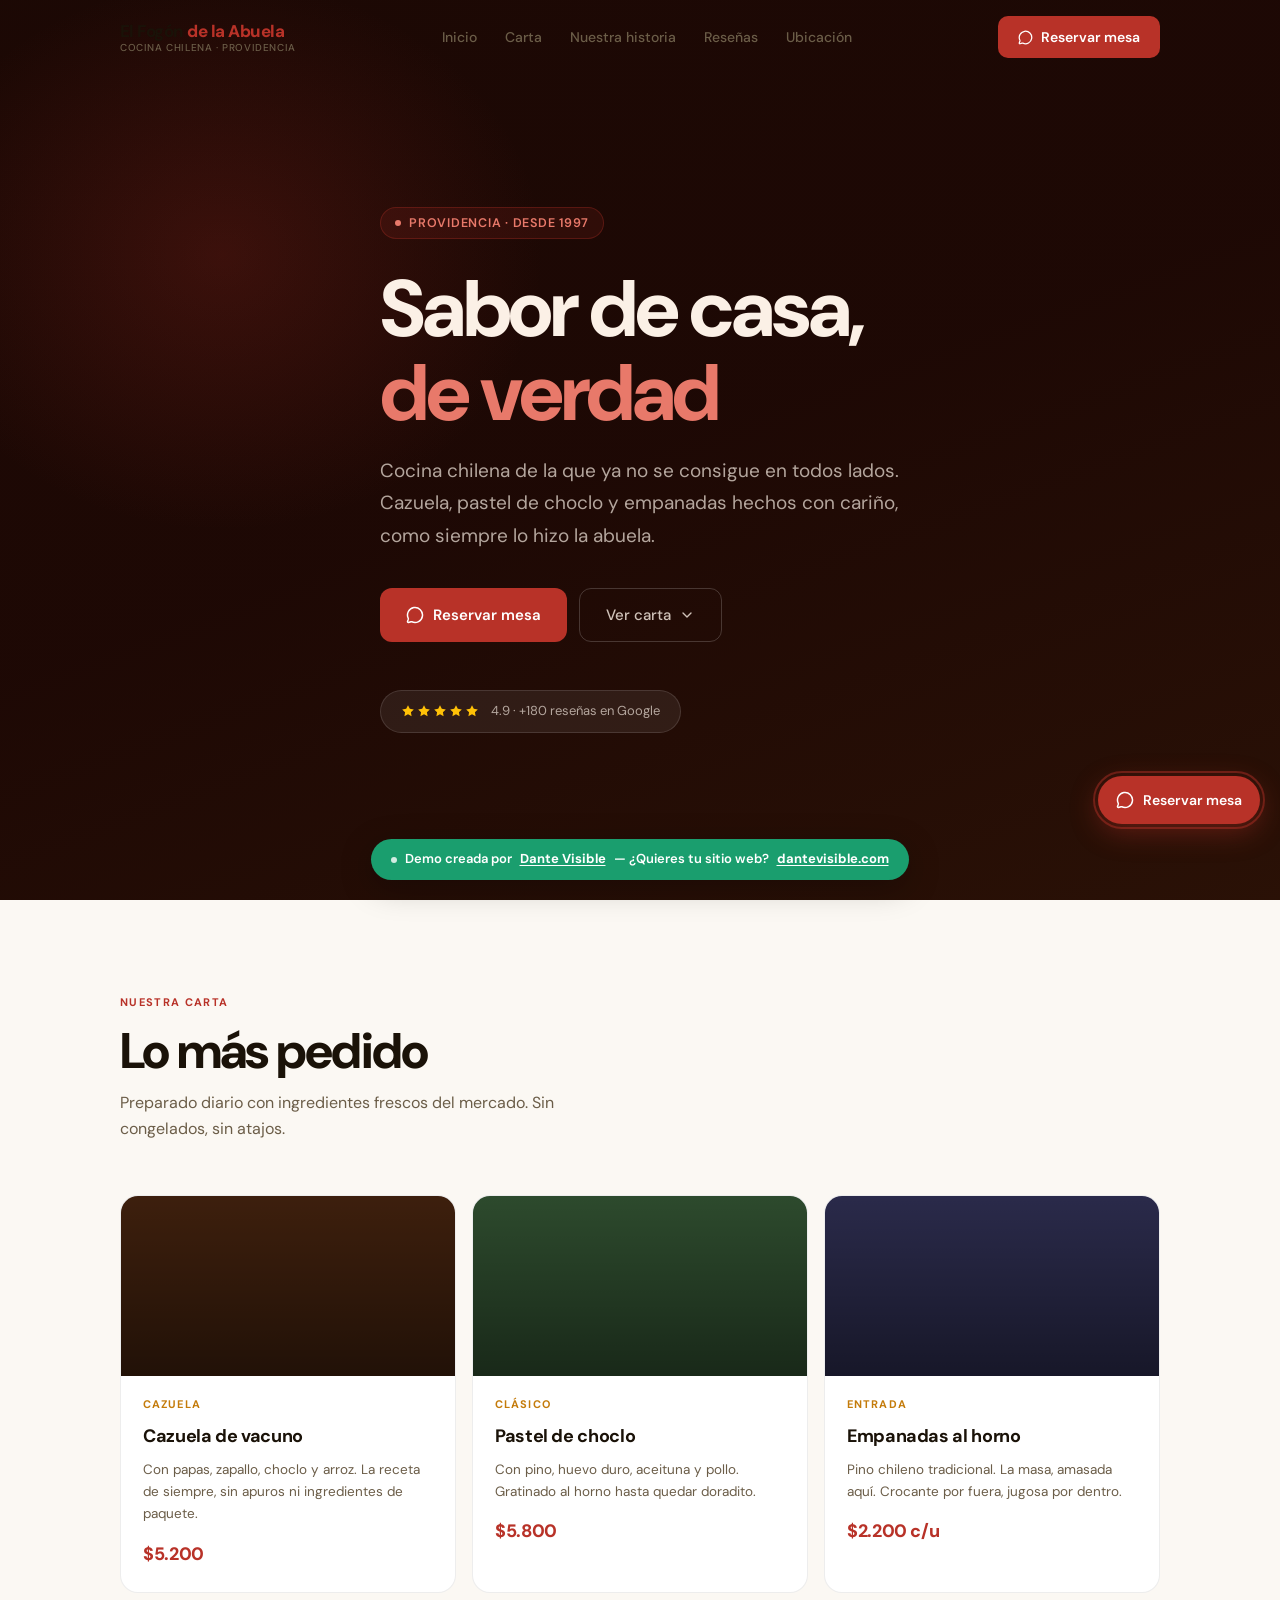
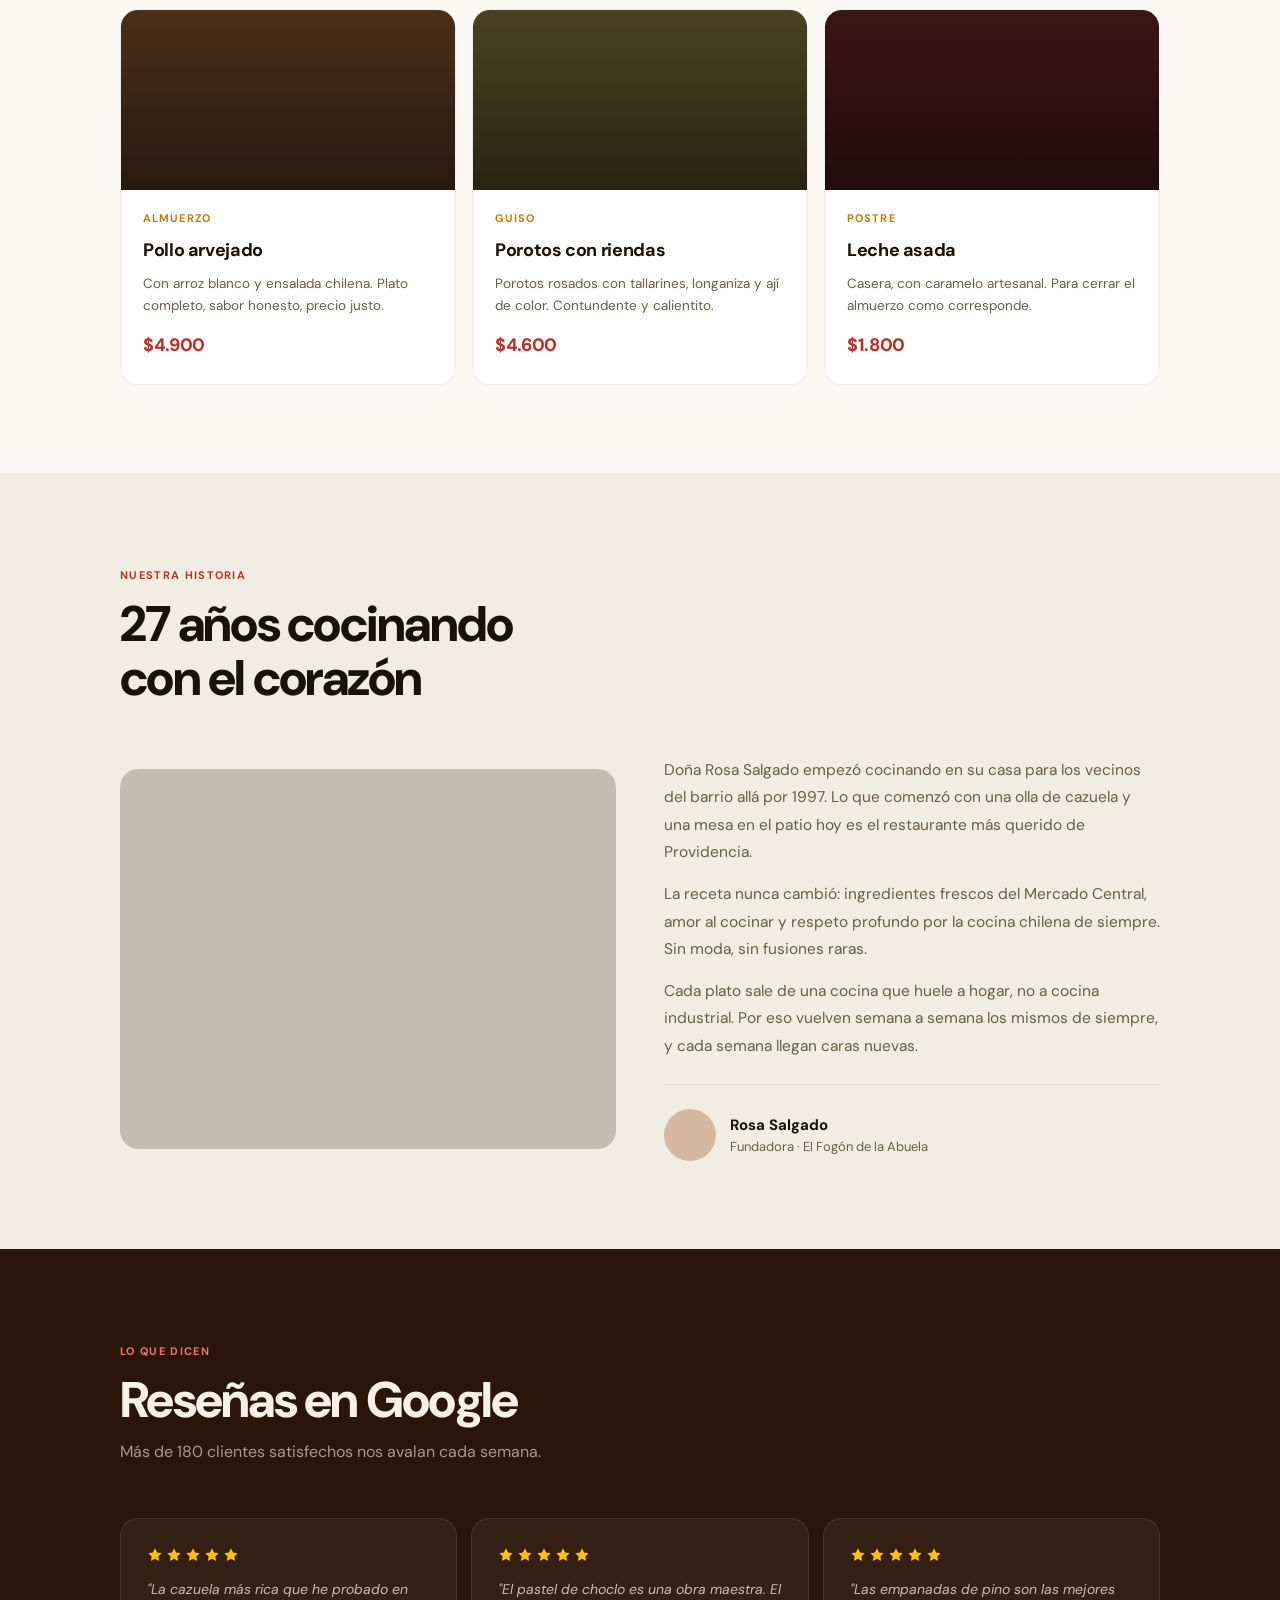
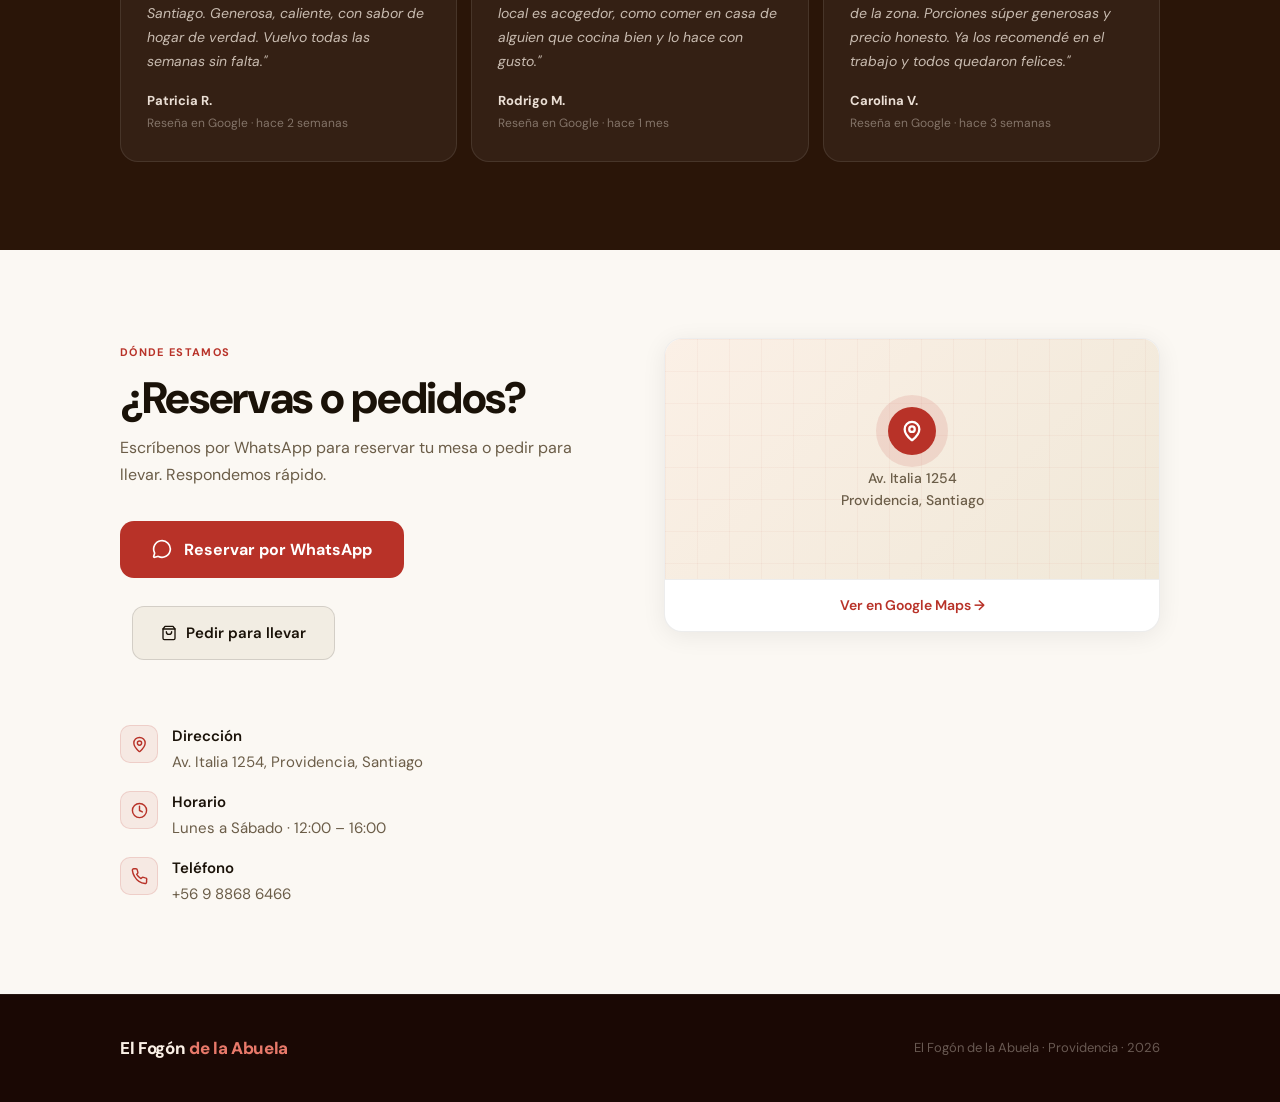
<file: demos/restaurante.html>
<!DOCTYPE html>
<html lang="es">
<head>
<meta charset="UTF-8"/>
<meta name="viewport" content="width=device-width, initial-scale=1.0"/>
<title>El Fogón de la Abuela — Cocina Chilena · Providencia</title>
<meta name="description" content="Restaurante de cocina chilena tradicional en Providencia. Cazuela, pastel de choclo, empanadas. Sabor de siempre."/>
<meta name="robots" content="noindex, follow"/>
<meta property="og:type" content="website"/>
<meta property="og:title" content="El Fogón de la Abuela — Cocina Chilena · Providencia"/>
<meta property="og:description" content="Restaurante de cocina chilena tradicional en Providencia. Cazuela, pastel de choclo, empanadas. Sabor de siempre."/>
<meta property="og:image" content="https://dantevisible.com/og-image.png"/>
<meta property="og:image:width" content="1200"/>
<meta property="og:image:height" content="630"/>
<link rel="icon" type="image/svg+xml" href="data:image/svg+xml,%3Csvg xmlns='http://www.w3.org/2000/svg' viewBox='0 0 100 100'%3E%3Crect width='100' height='100' rx='22' fill='%230D0D0D'/%3E%3Ctext x='50' y='69' font-family='Arial,sans-serif' font-size='58' font-weight='800' fill='%231A9E6E' text-anchor='middle'%3ED%3C/text%3E%3C/svg%3E"/>
<link rel="preconnect" href="https://fonts.googleapis.com"/>
<link rel="preconnect" href="https://fonts.gstatic.com" crossorigin/>
<link href="https://fonts.googleapis.com/css2?family=DM+Sans:opsz,wght@9..40,400;9..40,500;9..40,600;9..40,700;9..40,800&display=swap" rel="stylesheet"/>
<style>
*,*::before,*::after{box-sizing:border-box;margin:0;padding:0}
html{scroll-behavior:smooth;-webkit-text-size-adjust:100%}
:root{
  --bg:#FBF8F3;--bg2:#F2EDE3;--card:#FFFFFF;
  --border:rgba(0,0,0,0.07);--border2:rgba(0,0,0,0.13);
  --red:#B83228;--red-h:#A02A21;--red-glow:rgba(184,50,40,0.2);
  --red-subtle:rgba(184,50,40,0.07);--amber:#C47B0A;
  --text:#1A1208;--text-m:#6B5D48;--text-s:#A89880;
  --font:'DM Sans',sans-serif;--r:12px;--r2:18px;
  --ease:cubic-bezier(0.16,1,0.3,1);--t:0.24s;
}
body{background:var(--bg);color:var(--text);font-family:var(--font);font-size:16px;line-height:1.6;overflow-x:hidden}
a{color:inherit;text-decoration:none}img{max-width:100%;display:block}
button{cursor:pointer;border:none;background:none;font:inherit}ul{list-style:none}
.wrap{max-width:1120px;margin:0 auto;padding:0 20px}
@media(min-width:768px){.wrap{padding:0 40px}}
.rev{opacity:0;transform:translateY(22px);transition:opacity .65s var(--ease),transform .65s var(--ease)}
.rev.in{opacity:1;transform:none}
.rev.d1{transition-delay:.1s}.rev.d2{transition-delay:.2s}.rev.d3{transition-delay:.3s}

/* NAV */
.nav{position:fixed;top:0;left:0;right:0;z-index:100;padding:16px 0;transition:background var(--t),border-color var(--t),box-shadow var(--t);border-bottom:1px solid transparent}
.nav.scrolled{background:rgba(251,248,243,0.95);backdrop-filter:blur(20px);border-color:var(--border);box-shadow:0 1px 24px rgba(0,0,0,.06)}
.nav__inner{display:flex;align-items:center;justify-content:space-between}
.nav__logo{font-size:17px;font-weight:800;letter-spacing:-.03em;color:var(--text);line-height:1.1}
.nav__logo span{color:var(--red)}
.nav__logo sub{font-size:10px;font-weight:500;color:var(--text-m);display:block;letter-spacing:.06em;text-transform:uppercase;margin-top:1px}
.nav__links{display:none;gap:28px}
@media(min-width:768px){.nav__links{display:flex}}
.nav__link{font-size:14px;color:var(--text-m);transition:color var(--t);font-weight:500}
.nav__link:hover{color:var(--text)}
.nav__cta{display:none;align-items:center;gap:8px;background:var(--red);color:#fff;font-size:14px;font-weight:600;padding:10px 20px;border-radius:10px;transition:all var(--t)}
.nav__cta:hover{background:var(--red-h);transform:translateY(-1px);box-shadow:0 8px 24px var(--red-glow)}
@media(min-width:768px){.nav__cta{display:flex}}
.nav__burger{display:flex;flex-direction:column;gap:5px;padding:4px}
@media(min-width:768px){.nav__burger{display:none}}
.nav__burger span{display:block;width:22px;height:2px;background:var(--text);border-radius:2px;transition:transform .3s var(--ease),opacity .3s}
.nav__burger.open span:nth-child(1){transform:translateY(7px) rotate(45deg)}
.nav__burger.open span:nth-child(2){opacity:0}
.nav__burger.open span:nth-child(3){transform:translateY(-7px) rotate(-45deg)}
.mob{position:fixed;inset:0;background:rgba(251,248,243,.97);backdrop-filter:blur(20px);z-index:99;display:flex;flex-direction:column;align-items:center;justify-content:center;gap:6px;opacity:0;pointer-events:none;transition:opacity .3s}
.mob.open{opacity:1;pointer-events:all}
.mob__link{font-size:32px;font-weight:700;color:var(--text-m);padding:8px 0;transition:color var(--t)}
.mob__link:hover{color:var(--text)}
.mob__cta{margin-top:28px;background:var(--red);color:#fff;padding:14px 36px;border-radius:12px;font-size:16px;font-weight:600}

/* HERO */
.hero{position:relative;min-height:100svh;display:flex;align-items:center;padding:120px 0 80px;overflow:hidden}
.hero__bg{position:absolute;inset:0;background:linear-gradient(160deg,rgba(26,8,4,0.89) 0%,rgba(26,8,4,0.78) 50%,rgba(42,18,6,0.85) 100%),url('https://images.unsplash.com/photo-1504674900247-0877df9cc836?w=1600&q=80') center/cover no-repeat;background-color:#2A0A06}
.hero__glow{position:absolute;top:-5%;left:-10%;width:700px;height:600px;background:radial-gradient(ellipse,rgba(184,50,40,.2) 0%,transparent 65%)}

.hero__body{position:relative;z-index:2;max-width:760px}
.hero__eyebrow{display:inline-flex;align-items:center;gap:8px;background:rgba(184,50,40,.12);border:1px solid rgba(184,50,40,.3);border-radius:100px;padding:5px 14px;font-size:12.5px;font-weight:600;color:#E8796A;letter-spacing:.06em;text-transform:uppercase;margin-bottom:28px}
.hero__dot{width:6px;height:6px;border-radius:50%;background:#E8796A;animation:blink 2s ease infinite}
@keyframes blink{0%,100%{opacity:1}50%{opacity:.3}}
.hero__h1{font-size:clamp(38px,7vw,80px);font-weight:800;letter-spacing:-.04em;line-height:1.05;margin-bottom:20px;color:#FBF0E6}
.hero__h1 em{color:#E8796A;font-style:normal}
.hero__sub{font-size:clamp(16px,2vw,19px);color:rgba(251,240,230,0.68);line-height:1.7;max-width:520px;margin-bottom:36px}
.hero__btns{display:flex;flex-wrap:wrap;gap:12px;margin-bottom:48px}
.btn-main{display:inline-flex;align-items:center;gap:9px;background:var(--red);color:#fff;font-size:15px;font-weight:600;padding:14px 26px;border-radius:12px;transition:all var(--t)}
.btn-main:hover{background:var(--red-h);transform:translateY(-2px);box-shadow:0 12px 36px var(--red-glow)}
.btn-sec{display:inline-flex;align-items:center;gap:8px;color:rgba(251,240,230,0.8);font-size:15px;font-weight:500;padding:14px 26px;border-radius:12px;border:1px solid rgba(255,255,255,.18);transition:all var(--t)}
.btn-sec:hover{background:rgba(255,255,255,.08);border-color:rgba(255,255,255,.28);transform:translateY(-1px)}
.hero__trust{display:inline-flex;align-items:center;gap:12px;padding:10px 20px;background:rgba(255,255,255,.07);border:1px solid rgba(255,255,255,.12);border-radius:100px;font-size:13px;color:rgba(251,240,230,.65)}
.stars{display:flex;gap:2px}.stars svg{fill:#FFC107;width:14px;height:14px}

/* SECTIONS */
.sec{padding:88px 0}
.sec--alt{background:var(--bg2)}
.sec--dark{background:#2A1508;color:#FBF0E6}
.eyebrow{display:inline-block;font-size:11px;font-weight:700;letter-spacing:.12em;text-transform:uppercase;color:var(--red);margin-bottom:12px}
.sec--dark .eyebrow{color:#E8796A}
.sec__h{font-size:clamp(28px,4.5vw,50px);font-weight:800;letter-spacing:-.035em;line-height:1.08;margin-bottom:12px}
.sec__sub{font-size:16px;color:var(--text-m);line-height:1.68;max-width:500px}
.sec--dark .sec__sub{color:rgba(251,240,230,.6)}

/* MENU GRID */
.menu__grid{margin-top:52px;display:grid;gap:16px}
@media(min-width:640px){.menu__grid{grid-template-columns:repeat(2,1fr)}}
@media(min-width:960px){.menu__grid{grid-template-columns:repeat(3,1fr)}}
.menu-c{background:var(--card);border:1px solid var(--border);border-radius:var(--r2);overflow:hidden;transition:all var(--t)}
.menu-c:hover{border-color:var(--border2);transform:translateY(-5px);box-shadow:0 24px 52px rgba(0,0,0,.12)}
.menu-c__img{height:180px;background-size:cover;background-position:center;position:relative}
.menu-c__img::after{content:'';position:absolute;inset:0;background:linear-gradient(to top,rgba(0,0,0,.45),transparent)}
.menu-c__body{padding:20px 22px 24px}
.menu-c__cat{font-size:11px;font-weight:700;letter-spacing:.1em;text-transform:uppercase;color:var(--amber);margin-bottom:8px}
.menu-c__h{font-size:18px;font-weight:700;color:var(--text);letter-spacing:-.02em;margin-bottom:8px}
.menu-c__p{font-size:13.5px;color:var(--text-m);line-height:1.65;margin-bottom:14px}
.menu-c__price{font-size:18px;font-weight:800;color:var(--red);letter-spacing:-.02em}

/* HISTORIA */
.historia__inner{display:grid;gap:48px;align-items:center;margin-top:52px}
@media(min-width:900px){.historia__inner{grid-template-columns:1fr 1fr}}
.historia__img{border-radius:var(--r2);overflow:hidden;height:380px;background:url('https://images.unsplash.com/photo-1414235077428-338989a2e8c0?w=900&q=80') center/cover no-repeat;position:relative}
.historia__img::after{content:'';position:absolute;inset:0;background:rgba(42,21,8,0.22);border-radius:var(--r2)}
.historia__text h3{font-size:clamp(24px,3.5vw,38px);font-weight:800;letter-spacing:-.03em;line-height:1.1;margin-bottom:16px}
.historia__text p{font-size:15.5px;color:var(--text-m);line-height:1.78;margin-bottom:14px}
.historia__firma{display:flex;align-items:center;gap:14px;margin-top:24px;padding-top:24px;border-top:1px solid var(--border)}
.historia__firma__avatar{width:52px;height:52px;border-radius:50%;background:url('https://images.unsplash.com/photo-1508214751196-bcfd4ca60f91?w=200&q=80') center/cover no-repeat;background-color:#D4B8A0;flex-shrink:0}
.historia__firma__name{font-weight:700;color:var(--text);font-size:15px}
.historia__firma__rol{font-size:13px;color:var(--text-m)}

/* REVIEWS */
.rev__grid{margin-top:52px;display:grid;gap:14px}
@media(min-width:768px){.rev__grid{grid-template-columns:repeat(3,1fr)}}
.rev-c{background:rgba(255,255,255,.05);border:1px solid rgba(255,255,255,.09);border-radius:var(--r2);padding:28px 26px;transition:all var(--t)}
.rev-c:hover{border-color:rgba(255,255,255,.16);background:rgba(255,255,255,.09)}
.rev-c__stars{display:flex;gap:3px;margin-bottom:14px}
.rev-c__stars svg{fill:#FFC107;width:16px;height:16px}
.rev-c__text{font-size:14px;line-height:1.72;color:rgba(251,240,230,.75);margin-bottom:18px;font-style:italic}
.rev-c__author{font-size:13px;font-weight:700;color:rgba(251,240,230,.92)}
.rev-c__via{font-size:12px;color:rgba(251,240,230,.4);margin-top:2px}

/* CONTACT */
.contact__grid{display:grid;gap:48px}
@media(min-width:900px){.contact__grid{grid-template-columns:1fr 1fr;align-items:start}}
.contact__h{font-size:clamp(26px,3.8vw,44px);font-weight:800;letter-spacing:-.03em;line-height:1.1;margin-bottom:12px}
.contact__p{font-size:16px;color:var(--text-m);line-height:1.7;margin-bottom:32px}
.wa-big{display:inline-flex;align-items:center;gap:12px;background:var(--red);color:#fff;padding:16px 32px;border-radius:14px;font-size:16px;font-weight:700;transition:all var(--t);margin-bottom:16px;width:fit-content}
.wa-big:hover{background:var(--red-h);transform:translateY(-2px);box-shadow:0 12px 40px var(--red-glow)}
.reservar-btn{display:inline-flex;align-items:center;gap:9px;background:var(--bg2);color:var(--text);border:1px solid var(--border2);padding:14px 28px;border-radius:12px;font-size:15px;font-weight:600;transition:all var(--t);margin-bottom:32px;margin-left:12px;width:fit-content}
.reservar-btn:hover{background:#E8E0D4;transform:translateY(-1px)}
.info-rows{display:flex;flex-direction:column;gap:16px}
.info-row{display:flex;align-items:flex-start;gap:14px;font-size:15px;color:var(--text-m)}
.info-row__ico{width:38px;height:38px;border-radius:10px;background:var(--red-subtle);border:1px solid rgba(184,50,40,.15);display:flex;align-items:center;justify-content:center;color:var(--red);flex-shrink:0;margin-top:1px}
.info-row strong{display:block;color:var(--text);font-weight:600;margin-bottom:2px}
.map-box{background:var(--card);border:1px solid var(--border);border-radius:var(--r2);overflow:hidden;box-shadow:0 4px 24px rgba(0,0,0,.07)}
.map-ph{height:240px;background:linear-gradient(135deg,#FBF0E6,#F0E8D8);display:flex;flex-direction:column;align-items:center;justify-content:center;gap:12px;position:relative}
.map-ph::before{content:'';position:absolute;inset:0;background-image:linear-gradient(rgba(184,50,40,.04) 1px,transparent 1px),linear-gradient(90deg,rgba(184,50,40,.04) 1px,transparent 1px);background-size:32px 32px}
.map-pin{width:48px;height:48px;border-radius:50%;background:var(--red);display:flex;align-items:center;justify-content:center;color:#fff;position:relative;z-index:1;box-shadow:0 0 0 12px rgba(184,50,40,.12)}
.map-ph p{font-size:14px;color:var(--text-m);position:relative;z-index:1;text-align:center;font-weight:500}
.map-link{display:block;padding:14px 20px;text-align:center;font-size:14px;font-weight:600;color:var(--red);border-top:1px solid var(--border);transition:background var(--t)}
.map-link:hover{background:var(--red-subtle)}

/* FOOTER */
.footer{background:#1A0804;border-top:1px solid rgba(255,255,255,.06);padding:40px 0}
.footer__inner{display:flex;flex-direction:column;gap:6px;align-items:center;text-align:center}
@media(min-width:640px){.footer__inner{flex-direction:row;justify-content:space-between}}
.footer__logo{font-size:17px;font-weight:800;color:#FBF0E6;letter-spacing:-.02em}
.footer__logo span{color:#E8796A}
.footer__copy{font-size:13px;color:rgba(251,240,230,.35)}

/* FLOATING WA */
.wa-float{position:fixed;bottom:76px;right:20px;z-index:998;display:flex;align-items:center;gap:9px;background:var(--red);color:#fff;padding:13px 18px;border-radius:50px;font-size:14px;font-weight:600;font-family:var(--font);box-shadow:0 8px 28px rgba(184,50,40,.4);transition:all .3s var(--ease);white-space:nowrap}
.wa-float:hover{background:var(--red-h);transform:translateY(-3px);box-shadow:0 16px 44px rgba(184,50,40,.52)}
.wa-float__ring{position:absolute;inset:-5px;border-radius:55px;border:2px solid rgba(184,50,40,.45);animation:pring 2.4s ease-out infinite}
@keyframes pring{0%{transform:scale(1);opacity:1}100%{transform:scale(1.3);opacity:0}}

/* DEMO BANNER */
.demo-bar{position:fixed;bottom:20px;left:50%;transform:translateX(-50%);z-index:999;display:flex;align-items:center;gap:8px;background:#1A9E6E;color:#fff;padding:10px 20px;border-radius:100px;font-size:13px;font-weight:600;box-shadow:0 8px 32px rgba(0,0,0,.25);white-space:nowrap;font-family:var(--font)}
.demo-bar a{color:#fff;text-decoration:underline;text-underline-offset:2px;font-weight:700}
.demo-bar a:hover{opacity:.85}
.demo-bar__dot{width:6px;height:6px;border-radius:50%;background:#fff;opacity:.8;flex-shrink:0}
</style>
</head>
<body>

<nav class="nav" id="nav">
  <div class="wrap nav__inner">
    <a href="#inicio" class="nav__logo">El Fogón <span>de la Abuela</span><sub>Cocina Chilena · Providencia</sub></a>
    <div class="nav__links">
      <a href="#inicio" class="nav__link">Inicio</a>
      <a href="#menu" class="nav__link">Carta</a>
      <a href="#historia" class="nav__link">Nuestra historia</a>
      <a href="#resenas" class="nav__link">Reseñas</a>
      <a href="#contacto" class="nav__link">Ubicación</a>
    </div>
    <a href="https://wa.me/56988686466?text=Hola%2C%20quisiera%20reservar%20una%20mesa%20en%20El%20Fog%C3%B3n%20de%20la%20Abuela" target="_blank" rel="noopener" class="nav__cta">
      <svg xmlns="http://www.w3.org/2000/svg" width="15" height="15" viewBox="0 0 24 24" fill="none" stroke="currentColor" stroke-width="2" stroke-linecap="round" stroke-linejoin="round"><path d="M2.992 16.342a2 2 0 0 1 .094 1.167l-1.065 3.29a1 1 0 0 0 1.236 1.168l3.413-.998a2 2 0 0 1 1.099.092 10 10 0 1 0-4.777-4.719"/></svg>
      Reservar mesa
    </a>
    <button class="nav__burger" id="burger" aria-label="Menú" aria-expanded="false"><span></span><span></span><span></span></button>
  </div>
</nav>

<div class="mob" id="mob">
  <a href="#inicio" class="mob__link" onclick="closeMob()">Inicio</a>
  <a href="#menu" class="mob__link" onclick="closeMob()">Carta</a>
  <a href="#historia" class="mob__link" onclick="closeMob()">Historia</a>
  <a href="#resenas" class="mob__link" onclick="closeMob()">Reseñas</a>
  <a href="#contacto" class="mob__link" onclick="closeMob()">Ubicación</a>
  <a href="https://wa.me/56988686466?text=Hola%2C%20quisiera%20reservar%20una%20mesa%20en%20El%20Fog%C3%B3n%20de%20la%20Abuela" target="_blank" rel="noopener" class="mob__cta" onclick="closeMob()">Reservar mesa</a>
</div>

<!-- FLOATING WA -->
<a href="https://wa.me/56988686466?text=Hola%2C%20quisiera%20reservar%20una%20mesa%20en%20El%20Fog%C3%B3n%20de%20la%20Abuela" target="_blank" rel="noopener" class="wa-float">
  <span class="wa-float__ring"></span>
  <svg xmlns="http://www.w3.org/2000/svg" width="18" height="18" viewBox="0 0 24 24" fill="none" stroke="currentColor" stroke-width="2" stroke-linecap="round" stroke-linejoin="round"><path d="M2.992 16.342a2 2 0 0 1 .094 1.167l-1.065 3.29a1 1 0 0 0 1.236 1.168l3.413-.998a2 2 0 0 1 1.099.092 10 10 0 1 0-4.777-4.719"/></svg>
  Reservar mesa
</a>

<main>

<!-- HERO -->
<section id="inicio" class="hero">
  <div class="hero__bg"></div>
  <div class="hero__glow"></div>
  <div class="wrap">
    <div class="hero__body">
      <div class="hero__eyebrow rev in">
        <span class="hero__dot"></span>
        Providencia · Desde 1997
      </div>
      <h1 class="hero__h1 rev in">
        Sabor de casa,<br><em>de verdad</em>
      </h1>
      <p class="hero__sub rev in">
        Cocina chilena de la que ya no se consigue en todos lados. Cazuela, pastel de choclo y empanadas hechos con cariño, como siempre lo hizo la abuela.
      </p>
      <div class="hero__btns rev in">
        <a href="https://wa.me/56988686466?text=Hola%2C%20quisiera%20reservar%20una%20mesa%20en%20El%20Fog%C3%B3n%20de%20la%20Abuela" target="_blank" rel="noopener" class="btn-main">
          <svg xmlns="http://www.w3.org/2000/svg" width="18" height="18" viewBox="0 0 24 24" fill="none" stroke="currentColor" stroke-width="2" stroke-linecap="round" stroke-linejoin="round"><path d="M2.992 16.342a2 2 0 0 1 .094 1.167l-1.065 3.29a1 1 0 0 0 1.236 1.168l3.413-.998a2 2 0 0 1 1.099.092 10 10 0 1 0-4.777-4.719"/></svg>
          Reservar mesa
        </a>
        <a href="#menu" class="btn-sec">Ver carta <svg xmlns="http://www.w3.org/2000/svg" width="16" height="16" viewBox="0 0 24 24" fill="none" stroke="currentColor" stroke-width="2" stroke-linecap="round" stroke-linejoin="round"><path d="m6 9 6 6 6-6"/></svg></a>
      </div>
      <div class="hero__trust rev in">
        <div class="stars">
          <svg viewBox="0 0 24 24"><path d="M12 2l3.09 6.26L22 9.27l-5 4.87 1.18 6.88L12 17.77l-6.18 3.25L7 14.14 2 9.27l6.91-1.01L12 2z"/></svg>
          <svg viewBox="0 0 24 24"><path d="M12 2l3.09 6.26L22 9.27l-5 4.87 1.18 6.88L12 17.77l-6.18 3.25L7 14.14 2 9.27l6.91-1.01L12 2z"/></svg>
          <svg viewBox="0 0 24 24"><path d="M12 2l3.09 6.26L22 9.27l-5 4.87 1.18 6.88L12 17.77l-6.18 3.25L7 14.14 2 9.27l6.91-1.01L12 2z"/></svg>
          <svg viewBox="0 0 24 24"><path d="M12 2l3.09 6.26L22 9.27l-5 4.87 1.18 6.88L12 17.77l-6.18 3.25L7 14.14 2 9.27l6.91-1.01L12 2z"/></svg>
          <svg viewBox="0 0 24 24"><path d="M12 2l3.09 6.26L22 9.27l-5 4.87 1.18 6.88L12 17.77l-6.18 3.25L7 14.14 2 9.27l6.91-1.01L12 2z"/></svg>
        </div>
        <span>4.9 · +180 reseñas en Google</span>
      </div>
    </div>
  </div>
</section>

<!-- MENÚ -->
<section id="menu" class="sec">
  <div class="wrap">
    <div class="rev">
      <span class="eyebrow">Nuestra carta</span>
      <h2 class="sec__h">Lo más pedido</h2>
      <p class="sec__sub">Preparado diario con ingredientes frescos del mercado. Sin congelados, sin atajos.</p>
    </div>
    <div class="menu__grid">
      <div class="rev menu-c">
        <div class="menu-c__img" style="background-image:url('https://images.unsplash.com/photo-1547592180-85f173990554?w=600&q=80');background-color:#3D1F0D"></div>
        <div class="menu-c__body">
          <div class="menu-c__cat">Cazuela</div>
          <h3 class="menu-c__h">Cazuela de vacuno</h3>
          <p class="menu-c__p">Con papas, zapallo, choclo y arroz. La receta de siempre, sin apuros ni ingredientes de paquete.</p>
          <div class="menu-c__price">$5.200</div>
        </div>
      </div>
      <div class="rev d1 menu-c">
        <div class="menu-c__img" style="background-image:url('https://images.unsplash.com/photo-1565557623262-b51c2513a641?w=600&q=80');background-color:#2D4A2D"></div>
        <div class="menu-c__body">
          <div class="menu-c__cat">Clásico</div>
          <h3 class="menu-c__h">Pastel de choclo</h3>
          <p class="menu-c__p">Con pino, huevo duro, aceituna y pollo. Gratinado al horno hasta quedar doradito.</p>
          <div class="menu-c__price">$5.800</div>
        </div>
      </div>
      <div class="rev d2 menu-c">
        <div class="menu-c__img" style="background-image:url('https://images.unsplash.com/photo-1509440159596-0249088772ff?w=600&q=80');background-color:#2A2A4A"></div>
        <div class="menu-c__body">
          <div class="menu-c__cat">Entrada</div>
          <h3 class="menu-c__h">Empanadas al horno</h3>
          <p class="menu-c__p">Pino chileno tradicional. La masa, amasada aquí. Crocante por fuera, jugosa por dentro.</p>
          <div class="menu-c__price">$2.200 c/u</div>
        </div>
      </div>
      <div class="rev menu-c">
        <div class="menu-c__img" style="background-image:url('https://images.unsplash.com/photo-1504674900247-0877df9cc836?w=600&q=80');background-color:#4A2E18"></div>
        <div class="menu-c__body">
          <div class="menu-c__cat">Almuerzo</div>
          <h3 class="menu-c__h">Pollo arvejado</h3>
          <p class="menu-c__p">Con arroz blanco y ensalada chilena. Plato completo, sabor honesto, precio justo.</p>
          <div class="menu-c__price">$4.900</div>
        </div>
      </div>
      <div class="rev d1 menu-c">
        <div class="menu-c__img" style="background-image:url('https://images.unsplash.com/photo-1455619452474-d2be8b1e70cd?w=600&q=80');background-color:#4A4220"></div>
        <div class="menu-c__body">
          <div class="menu-c__cat">Guiso</div>
          <h3 class="menu-c__h">Porotos con riendas</h3>
          <p class="menu-c__p">Porotos rosados con tallarines, longaniza y ají de color. Contundente y calientito.</p>
          <div class="menu-c__price">$4.600</div>
        </div>
      </div>
      <div class="rev d2 menu-c">
        <div class="menu-c__img" style="background-image:url('https://images.unsplash.com/photo-1551024506-0bccd828d1f5?w=600&q=80');background-color:#3D1414"></div>
        <div class="menu-c__body">
          <div class="menu-c__cat">Postre</div>
          <h3 class="menu-c__h">Leche asada</h3>
          <p class="menu-c__p">Casera, con caramelo artesanal. Para cerrar el almuerzo como corresponde.</p>
          <div class="menu-c__price">$1.800</div>
        </div>
      </div>
    </div>
  </div>
</section>

<!-- NUESTRA HISTORIA -->
<section id="historia" class="sec sec--alt">
  <div class="wrap">
    <div class="rev">
      <span class="eyebrow">Nuestra historia</span>
      <h2 class="sec__h">27 años cocinando<br>con el corazón</h2>
    </div>
    <div class="historia__inner">
      <div class="rev historia__img"></div>
      <div class="rev d1 historia__text">
        <p>Doña Rosa Salgado empezó cocinando en su casa para los vecinos del barrio allá por 1997. Lo que comenzó con una olla de cazuela y una mesa en el patio hoy es el restaurante más querido de Providencia.</p>
        <p>La receta nunca cambió: ingredientes frescos del Mercado Central, amor al cocinar y respeto profundo por la cocina chilena de siempre. Sin moda, sin fusiones raras.</p>
        <p>Cada plato sale de una cocina que huele a hogar, no a cocina industrial. Por eso vuelven semana a semana los mismos de siempre, y cada semana llegan caras nuevas.</p>
        <div class="historia__firma">
          <div class="historia__firma__avatar"></div>
          <div>
            <div class="historia__firma__name">Rosa Salgado</div>
            <div class="historia__firma__rol">Fundadora · El Fogón de la Abuela</div>
          </div>
        </div>
      </div>
    </div>
  </div>
</section>

<!-- RESEÑAS -->
<section id="resenas" class="sec sec--dark">
  <div class="wrap">
    <div class="rev">
      <span class="eyebrow">Lo que dicen</span>
      <h2 class="sec__h" style="color:#FBF0E6">Reseñas en Google</h2>
      <p class="sec__sub">Más de 180 clientes satisfechos nos avalan cada semana.</p>
    </div>
    <div class="rev__grid">
      <div class="rev rev-c">
        <div class="rev-c__stars">
          <svg viewBox="0 0 24 24"><path d="M12 2l3.09 6.26L22 9.27l-5 4.87 1.18 6.88L12 17.77l-6.18 3.25L7 14.14 2 9.27l6.91-1.01L12 2z"/></svg>
          <svg viewBox="0 0 24 24"><path d="M12 2l3.09 6.26L22 9.27l-5 4.87 1.18 6.88L12 17.77l-6.18 3.25L7 14.14 2 9.27l6.91-1.01L12 2z"/></svg>
          <svg viewBox="0 0 24 24"><path d="M12 2l3.09 6.26L22 9.27l-5 4.87 1.18 6.88L12 17.77l-6.18 3.25L7 14.14 2 9.27l6.91-1.01L12 2z"/></svg>
          <svg viewBox="0 0 24 24"><path d="M12 2l3.09 6.26L22 9.27l-5 4.87 1.18 6.88L12 17.77l-6.18 3.25L7 14.14 2 9.27l6.91-1.01L12 2z"/></svg>
          <svg viewBox="0 0 24 24"><path d="M12 2l3.09 6.26L22 9.27l-5 4.87 1.18 6.88L12 17.77l-6.18 3.25L7 14.14 2 9.27l6.91-1.01L12 2z"/></svg>
        </div>
        <p class="rev-c__text">"La cazuela más rica que he probado en Santiago. Generosa, caliente, con sabor de hogar de verdad. Vuelvo todas las semanas sin falta."</p>
        <div class="rev-c__author">Patricia R.</div>
        <div class="rev-c__via">Reseña en Google · hace 2 semanas</div>
      </div>
      <div class="rev d1 rev-c">
        <div class="rev-c__stars">
          <svg viewBox="0 0 24 24"><path d="M12 2l3.09 6.26L22 9.27l-5 4.87 1.18 6.88L12 17.77l-6.18 3.25L7 14.14 2 9.27l6.91-1.01L12 2z"/></svg>
          <svg viewBox="0 0 24 24"><path d="M12 2l3.09 6.26L22 9.27l-5 4.87 1.18 6.88L12 17.77l-6.18 3.25L7 14.14 2 9.27l6.91-1.01L12 2z"/></svg>
          <svg viewBox="0 0 24 24"><path d="M12 2l3.09 6.26L22 9.27l-5 4.87 1.18 6.88L12 17.77l-6.18 3.25L7 14.14 2 9.27l6.91-1.01L12 2z"/></svg>
          <svg viewBox="0 0 24 24"><path d="M12 2l3.09 6.26L22 9.27l-5 4.87 1.18 6.88L12 17.77l-6.18 3.25L7 14.14 2 9.27l6.91-1.01L12 2z"/></svg>
          <svg viewBox="0 0 24 24"><path d="M12 2l3.09 6.26L22 9.27l-5 4.87 1.18 6.88L12 17.77l-6.18 3.25L7 14.14 2 9.27l6.91-1.01L12 2z"/></svg>
        </div>
        <p class="rev-c__text">"El pastel de choclo es una obra maestra. El local es acogedor, como comer en casa de alguien que cocina bien y lo hace con gusto."</p>
        <div class="rev-c__author">Rodrigo M.</div>
        <div class="rev-c__via">Reseña en Google · hace 1 mes</div>
      </div>
      <div class="rev d2 rev-c">
        <div class="rev-c__stars">
          <svg viewBox="0 0 24 24"><path d="M12 2l3.09 6.26L22 9.27l-5 4.87 1.18 6.88L12 17.77l-6.18 3.25L7 14.14 2 9.27l6.91-1.01L12 2z"/></svg>
          <svg viewBox="0 0 24 24"><path d="M12 2l3.09 6.26L22 9.27l-5 4.87 1.18 6.88L12 17.77l-6.18 3.25L7 14.14 2 9.27l6.91-1.01L12 2z"/></svg>
          <svg viewBox="0 0 24 24"><path d="M12 2l3.09 6.26L22 9.27l-5 4.87 1.18 6.88L12 17.77l-6.18 3.25L7 14.14 2 9.27l6.91-1.01L12 2z"/></svg>
          <svg viewBox="0 0 24 24"><path d="M12 2l3.09 6.26L22 9.27l-5 4.87 1.18 6.88L12 17.77l-6.18 3.25L7 14.14 2 9.27l6.91-1.01L12 2z"/></svg>
          <svg viewBox="0 0 24 24"><path d="M12 2l3.09 6.26L22 9.27l-5 4.87 1.18 6.88L12 17.77l-6.18 3.25L7 14.14 2 9.27l6.91-1.01L12 2z"/></svg>
        </div>
        <p class="rev-c__text">"Las empanadas de pino son las mejores de la zona. Porciones súper generosas y precio honesto. Ya los recomendé en el trabajo y todos quedaron felices."</p>
        <div class="rev-c__author">Carolina V.</div>
        <div class="rev-c__via">Reseña en Google · hace 3 semanas</div>
      </div>
    </div>
  </div>
</section>

<!-- CONTACTO -->
<section id="contacto" class="sec">
  <div class="wrap">
    <div class="contact__grid">
      <div class="rev">
        <span class="eyebrow">Dónde estamos</span>
        <h2 class="contact__h">¿Reservas o pedidos?</h2>
        <p class="contact__p">Escríbenos por WhatsApp para reservar tu mesa o pedir para llevar. Respondemos rápido.</p>
        <div style="display:flex;flex-wrap:wrap;gap:12px;margin-bottom:32px">
          <a href="https://wa.me/56988686466?text=Hola%2C%20quisiera%20reservar%20una%20mesa%20en%20El%20Fog%C3%B3n%20de%20la%20Abuela" target="_blank" rel="noopener" class="wa-big">
            <svg xmlns="http://www.w3.org/2000/svg" width="20" height="20" viewBox="0 0 24 24" fill="none" stroke="currentColor" stroke-width="2" stroke-linecap="round" stroke-linejoin="round"><path d="M2.992 16.342a2 2 0 0 1 .094 1.167l-1.065 3.29a1 1 0 0 0 1.236 1.168l3.413-.998a2 2 0 0 1 1.099.092 10 10 0 1 0-4.777-4.719"/></svg>
            Reservar por WhatsApp
          </a>
          <a href="https://wa.me/56988686466?text=Hola%2C%20quisiera%20pedir%20para%20llevar%20del%20Fog%C3%B3n%20de%20la%20Abuela" target="_blank" rel="noopener" class="reservar-btn">
            <svg xmlns="http://www.w3.org/2000/svg" width="16" height="16" viewBox="0 0 24 24" fill="none" stroke="currentColor" stroke-width="2" stroke-linecap="round" stroke-linejoin="round"><path d="M6 2 3 6v14a2 2 0 0 0 2 2h14a2 2 0 0 0 2-2V6l-3-4Z"/><path d="M3 6h18"/><path d="M16 10a4 4 0 0 1-8 0"/></svg>
            Pedir para llevar
          </a>
        </div>
        <div class="info-rows">
          <div class="info-row">
            <span class="info-row__ico"><svg xmlns="http://www.w3.org/2000/svg" width="17" height="17" viewBox="0 0 24 24" fill="none" stroke="currentColor" stroke-width="2" stroke-linecap="round" stroke-linejoin="round"><path d="M20 10c0 4.993-5.539 10.193-7.399 11.799a1 1 0 0 1-1.202 0C9.539 20.193 4 14.993 4 10a8 8 0 0 1 16 0"/><circle cx="12" cy="10" r="3"/></svg></span>
            <div><strong>Dirección</strong>Av. Italia 1254, Providencia, Santiago</div>
          </div>
          <div class="info-row">
            <span class="info-row__ico"><svg xmlns="http://www.w3.org/2000/svg" width="17" height="17" viewBox="0 0 24 24" fill="none" stroke="currentColor" stroke-width="2" stroke-linecap="round" stroke-linejoin="round"><circle cx="12" cy="12" r="10"/><polyline points="12 6 12 12 16 14"/></svg></span>
            <div><strong>Horario</strong>Lunes a Sábado · 12:00 – 16:00</div>
          </div>
          <div class="info-row">
            <span class="info-row__ico"><svg xmlns="http://www.w3.org/2000/svg" width="17" height="17" viewBox="0 0 24 24" fill="none" stroke="currentColor" stroke-width="2" stroke-linecap="round" stroke-linejoin="round"><path d="M22 16.92v3a2 2 0 0 1-2.18 2 19.79 19.79 0 0 1-8.63-3.07A19.5 19.5 0 0 1 4.99 12 19.79 19.79 0 0 1 1.95 3.38 2 2 0 0 1 3.93 1.13h3a2 2 0 0 1 2 1.72 12.84 12.84 0 0 0 .7 2.81 2 2 0 0 1-.45 2.11L8.09 8.91a16 16 0 0 0 6 6l1.27-1.27a2 2 0 0 1 2.11-.45 12.84 12.84 0 0 0 2.81.7A2 2 0 0 1 22 16.92z"/></svg></span>
            <div><strong>Teléfono</strong>+56 9 8868 6466</div>
          </div>
        </div>
      </div>
      <div class="rev d1 map-box">
        <div class="map-ph">
          <div class="map-pin"><svg xmlns="http://www.w3.org/2000/svg" width="22" height="22" viewBox="0 0 24 24" fill="none" stroke="currentColor" stroke-width="2.5" stroke-linecap="round" stroke-linejoin="round"><path d="M20 10c0 4.993-5.539 10.193-7.399 11.799a1 1 0 0 1-1.202 0C9.539 20.193 4 14.993 4 10a8 8 0 0 1 16 0"/><circle cx="12" cy="10" r="3"/></svg></div>
          <p>Av. Italia 1254<br>Providencia, Santiago</p>
        </div>
        <a href="https://maps.google.com" target="_blank" rel="noopener" class="map-link">Ver en Google Maps →</a>
      </div>
    </div>
  </div>
</section>

</main>

<footer class="footer">
  <div class="wrap footer__inner">
    <div class="footer__logo">El Fogón <span>de la Abuela</span></div>
    <p class="footer__copy">El Fogón de la Abuela · Providencia · 2026</p>
  </div>
</footer>

<div class="demo-bar">
  <span class="demo-bar__dot"></span>
  Demo creada por <a href="../index.html" target="_blank">Dante Visible</a> — ¿Quieres tu sitio web? <a href="../index.html" target="_blank">dantevisible.com</a>
</div>

<script src="assets/shared.js"></script>
</body>
</html>
</file>
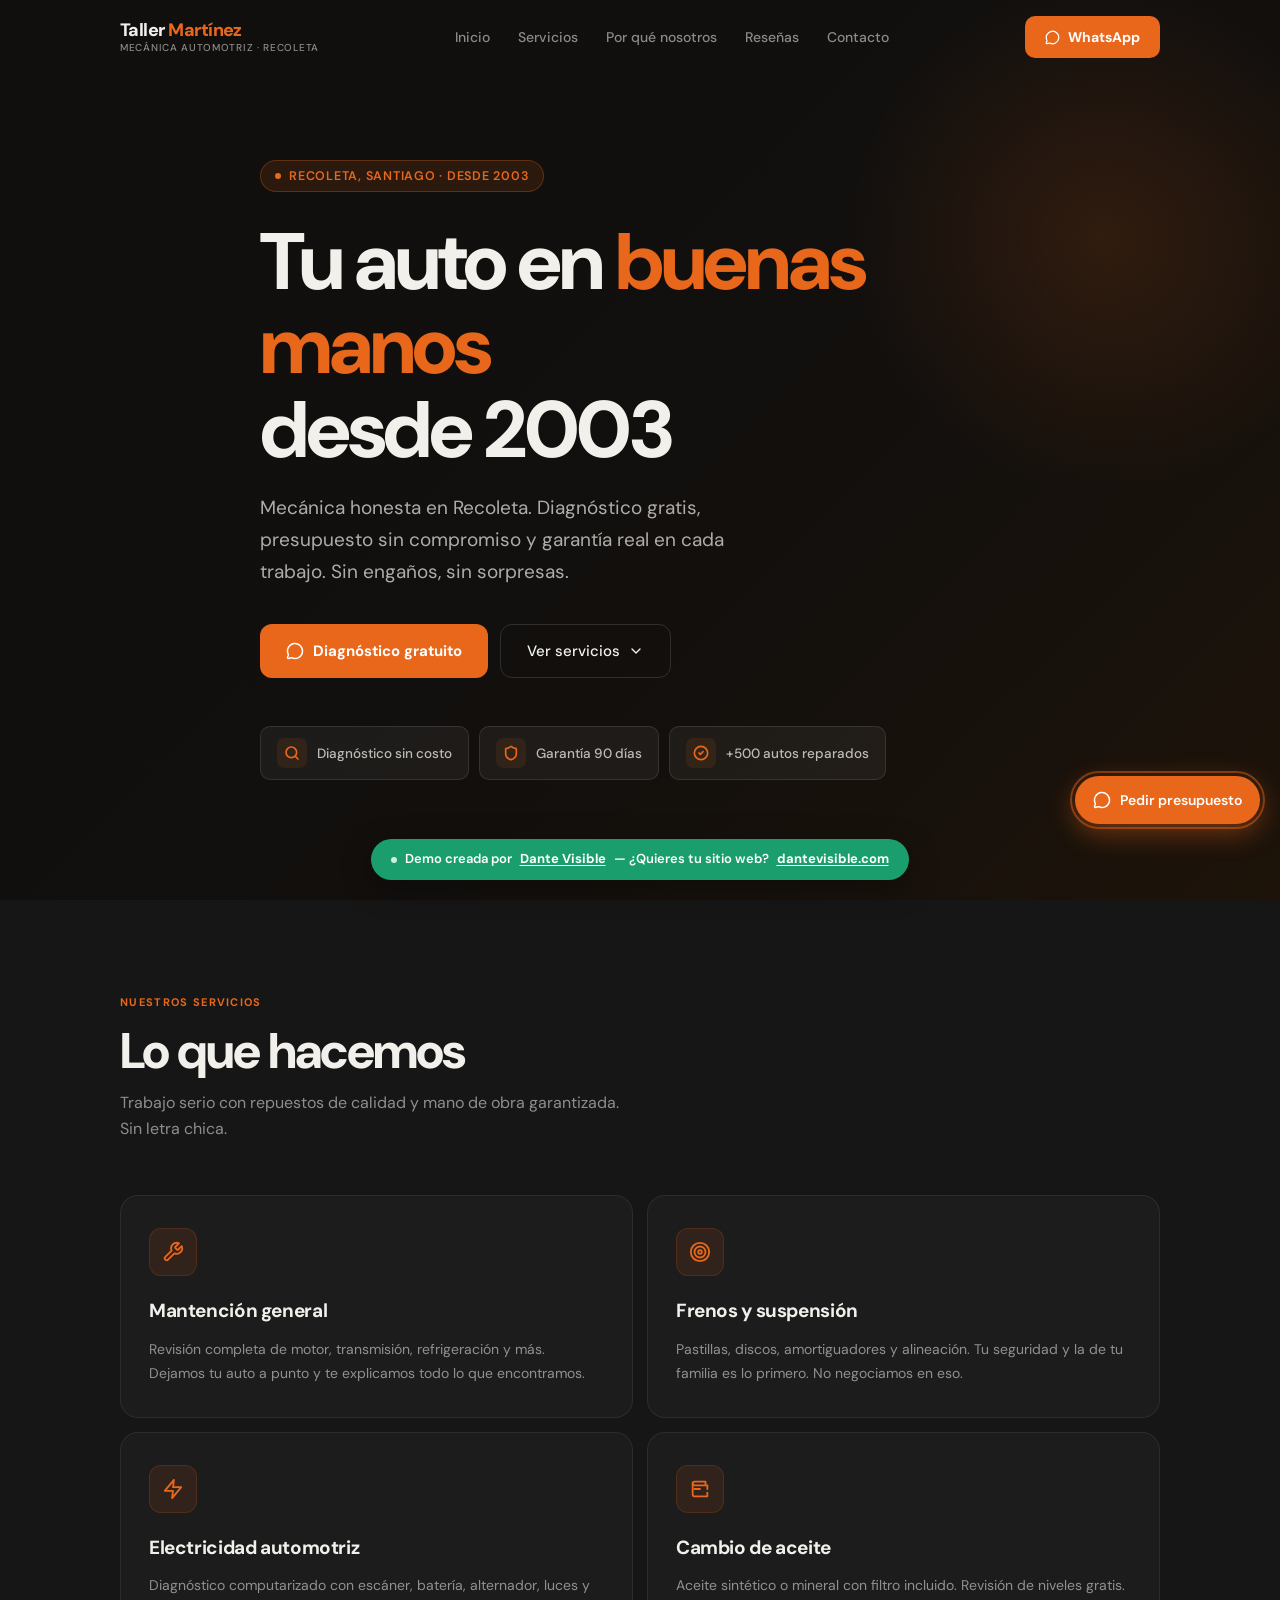
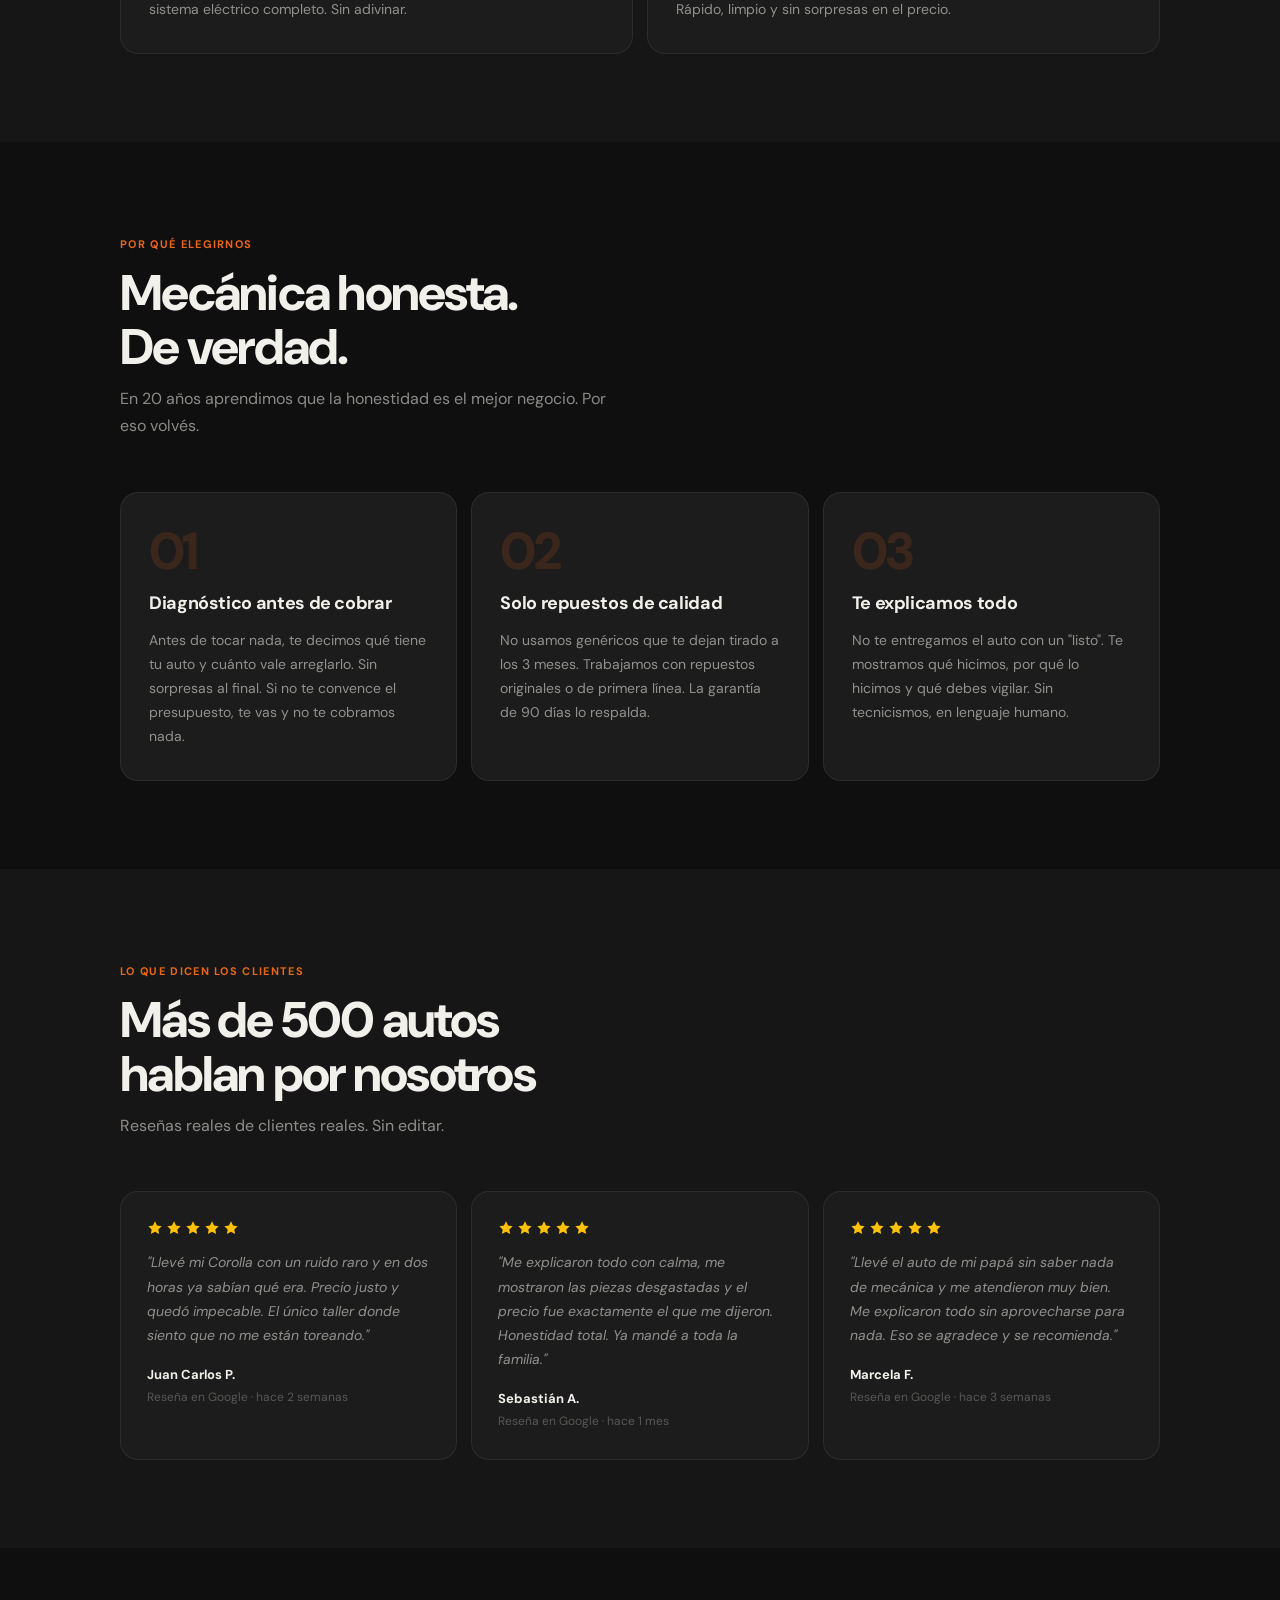
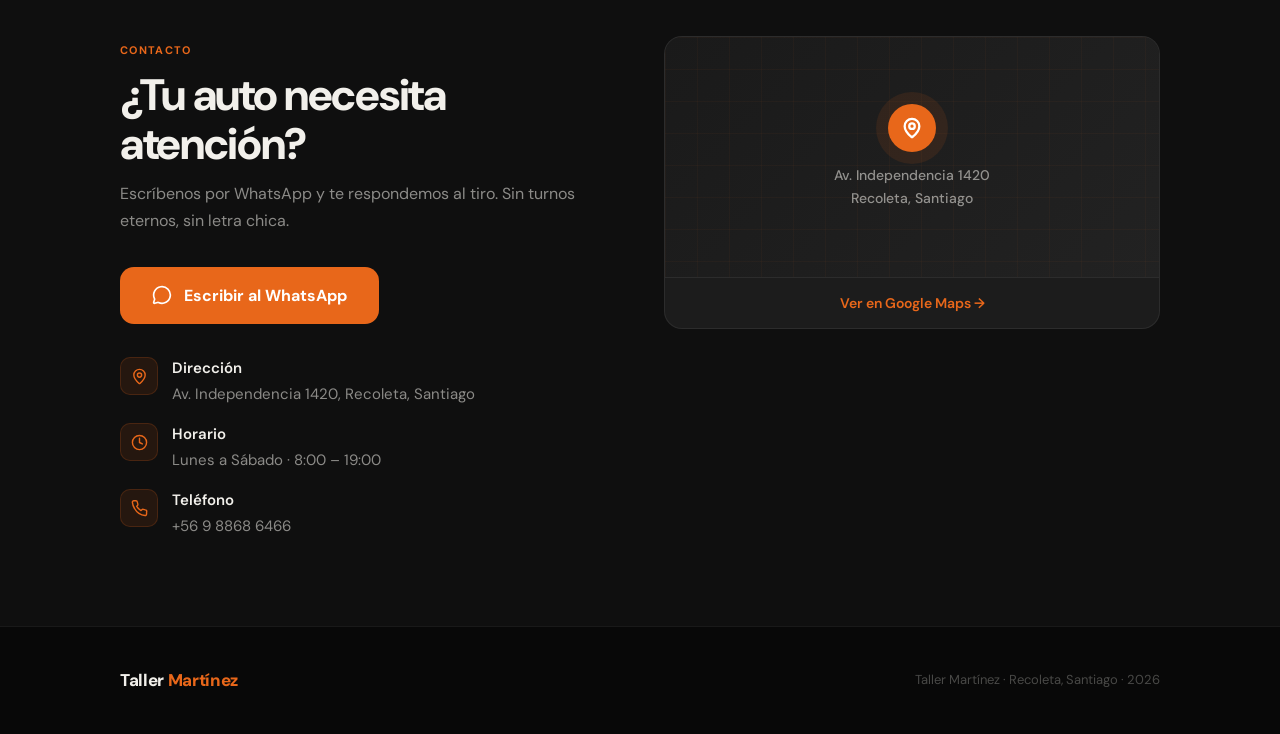
<file: demos/taller-mecanico.html>
<!DOCTYPE html>
<html lang="es">
<head>
<meta charset="UTF-8"/>
<meta name="viewport" content="width=device-width, initial-scale=1.0"/>
<title>Taller Martínez — Mecánica Automotriz · Recoleta</title>
<meta name="description" content="Taller mecánico de confianza en Recoleta, Santiago. Diagnóstico gratis, garantía 90 días y más de 500 autos reparados."/>
<meta name="robots" content="noindex, follow"/>
<meta property="og:type" content="website"/>
<meta property="og:title" content="Taller Martínez — Mecánica Automotriz · Recoleta"/>
<meta property="og:description" content="Taller mecánico de confianza en Recoleta, Santiago. Diagnóstico gratis, garantía 90 días y más de 500 autos reparados."/>
<meta property="og:image" content="https://dantevisible.com/og-image.png"/>
<meta property="og:image:width" content="1200"/>
<meta property="og:image:height" content="630"/>
<link rel="icon" type="image/svg+xml" href="data:image/svg+xml,%3Csvg xmlns='http://www.w3.org/2000/svg' viewBox='0 0 100 100'%3E%3Crect width='100' height='100' rx='22' fill='%230D0D0D'/%3E%3Ctext x='50' y='69' font-family='Arial,sans-serif' font-size='58' font-weight='800' fill='%231A9E6E' text-anchor='middle'%3ED%3C/text%3E%3C/svg%3E"/>
<link rel="preconnect" href="https://fonts.googleapis.com"/>
<link rel="preconnect" href="https://fonts.gstatic.com" crossorigin/>
<link href="https://fonts.googleapis.com/css2?family=DM+Sans:opsz,wght@9..40,400;9..40,500;9..40,600;9..40,700;9..40,800&display=swap" rel="stylesheet"/>
<link rel="stylesheet" href="assets/shared.css"/>
<style>
:root{
  --bg:#0F0F0F;--bg2:#161616;--card:#1C1C1C;--card-h:#222;
  --border:rgba(255,255,255,0.07);--border2:rgba(255,255,255,0.13);
  --accent:#E8671A;--accent-h:#FF7A2A;--accent-glow:rgba(232,103,26,0.25);
  --accent-subtle:rgba(232,103,26,0.1);--accent-ink:#fff;
  --text:#F2F0EB;--text-m:rgba(242,240,235,0.55);--text-s:rgba(242,240,235,0.28);
  --font:'DM Sans',sans-serif;--r:12px;--r2:18px;
  --ease:cubic-bezier(0.16,1,0.3,1);--t:0.24s;
}

/* Overrides propios de esta demo: color e imagen del tema (naranja/taller) */
.nav.scrolled{background:rgba(15,15,15,0.93)}
.mob{background:rgba(15,15,15,.97)}

.hero__bg{position:absolute;inset:0;background:linear-gradient(135deg,rgba(15,15,15,0.88) 0%,rgba(15,15,15,0.72) 60%,rgba(30,20,10,0.82) 100%),url('https://images.unsplash.com/photo-1615906655593-ad0386982a0f?w=1600&q=80') center/cover no-repeat;background-color:#1A1008}
.hero__glow{position:absolute;top:-5%;right:-8%;width:560px;height:560px;background:radial-gradient(circle,rgba(232,103,26,.14) 0%,transparent 65%);border-radius:50%}
.hero__body{max-width:760px}
.hero__eyebrow{display:inline-flex;align-items:center;gap:8px;background:rgba(232,103,26,.12);border:1px solid rgba(232,103,26,.28);border-radius:100px;padding:5px 14px;font-size:12.5px;font-weight:600;color:var(--accent);letter-spacing:.06em;text-transform:uppercase;margin-bottom:28px}
.hero__h1{font-size:clamp(38px,7vw,80px);font-weight:800;letter-spacing:-.04em;line-height:1.05;margin-bottom:20px}
.hero__sub{font-size:clamp(16px,2vw,19px);color:rgba(242,240,235,0.7);line-height:1.7;max-width:520px;margin-bottom:36px}
.hero__badges{display:flex;flex-wrap:wrap;gap:10px}
.badge{display:flex;align-items:center;gap:10px;background:rgba(255,255,255,.05);border:1px solid rgba(255,255,255,.1);border-radius:10px;padding:11px 16px;font-size:13.5px;font-weight:500;color:rgba(242,240,235,.75)}
.badge__ico{width:30px;height:30px;border-radius:7px;background:var(--accent-subtle);display:flex;align-items:center;justify-content:center;color:var(--accent);flex-shrink:0}

/* SERVICIOS (único de esta página) */
.srv__grid{margin-top:52px;display:grid;gap:14px;grid-template-columns:1fr}
@media(min-width:600px){.srv__grid{grid-template-columns:repeat(2,1fr)}}
.srv-c{background:var(--card);border:1px solid var(--border);border-radius:var(--r2);padding:32px 28px;transition:all var(--t);position:relative;overflow:hidden}
.srv-c::before{content:'';position:absolute;top:0;left:0;right:0;height:2px;background:var(--accent);transform:scaleX(0);transform-origin:left;transition:transform .35s var(--ease)}
.srv-c:hover{border-color:var(--border2);background:var(--card-h);transform:translateY(-4px);box-shadow:0 20px 48px rgba(0,0,0,.4)}
.srv-c:hover::before{transform:scaleX(1)}
.srv-c__ico{width:48px;height:48px;border-radius:12px;background:var(--accent-subtle);border:1px solid rgba(232,103,26,.18);display:flex;align-items:center;justify-content:center;color:var(--accent);margin-bottom:20px;transition:transform .3s var(--ease)}
.srv-c:hover .srv-c__ico{transform:scale(1.1)}
.srv-c__h{font-size:19px;font-weight:700;color:var(--text);letter-spacing:-.02em;margin-bottom:10px}
.srv-c__p{font-size:14px;color:var(--text-m);line-height:1.72}

/* POR QUÉ ELEGIRNOS (único de esta página) */
.why__grid{margin-top:52px;display:grid;gap:14px}
@media(min-width:768px){.why__grid{grid-template-columns:repeat(3,1fr)}}
.why-c{padding:32px 28px;border-radius:var(--r2);background:var(--card);border:1px solid var(--border);transition:all var(--t);position:relative;overflow:hidden}
.why-c::after{content:'';position:absolute;bottom:0;left:0;right:0;height:3px;background:var(--accent);opacity:0;transition:opacity .3s}
.why-c:hover{border-color:var(--border2);background:var(--card-h);transform:translateY(-4px);box-shadow:0 20px 48px rgba(0,0,0,.4)}
.why-c:hover::after{opacity:1}
.why-c__num{font-size:52px;font-weight:800;color:rgba(232,103,26,.15);line-height:1;letter-spacing:-.05em;margin-bottom:12px;font-variant-numeric:tabular-nums}
.why-c__h{font-size:18px;font-weight:700;color:var(--text);letter-spacing:-.02em;margin-bottom:10px}
.why-c__p{font-size:14px;color:var(--text-m);line-height:1.72}

/* CONTACTO */
.contact__h{font-size:clamp(28px,3.8vw,44px)}
.info-row__ico{border-color:rgba(232,103,26,.18)}
.map-ph{background:linear-gradient(135deg,#1a1a1a,#222)}
.map-ph::before{content:'';position:absolute;inset:0;background-image:linear-gradient(rgba(232,103,26,.04) 1px,transparent 1px),linear-gradient(90deg,rgba(232,103,26,.04) 1px,transparent 1px);background-size:32px 32px}

/* FOOTER */
.footer{background:#080808}

/* FLOATING WA (usa el color de tema: naranja) */
.wa-float{background:var(--accent);color:#fff;box-shadow:0 8px 28px rgba(232,103,26,.45)}
.wa-float:hover{background:var(--accent-h);box-shadow:0 16px 44px rgba(232,103,26,.55)}
.wa-float__ring{border:2px solid rgba(232,103,26,.45)}
</style>
</head>
<body>

<nav class="nav" id="nav">
  <div class="wrap nav__inner">
    <a href="#inicio" class="nav__logo">Taller <span>Martínez</span><sub>Mecánica Automotriz · Recoleta</sub></a>
    <div class="nav__links">
      <a href="#inicio" class="nav__link">Inicio</a>
      <a href="#servicios" class="nav__link">Servicios</a>
      <a href="#porque" class="nav__link">Por qué nosotros</a>
      <a href="#resenas" class="nav__link">Reseñas</a>
      <a href="#contacto" class="nav__link">Contacto</a>
    </div>
    <a href="https://wa.me/56988686466?text=Hola%2C%20quiero%20un%20diagn%C3%B3stico%20gratuito%20en%20Taller%20Mart%C3%ADnez" target="_blank" rel="noopener" class="nav__cta">
      <svg xmlns="http://www.w3.org/2000/svg" width="15" height="15" viewBox="0 0 24 24" fill="none" stroke="currentColor" stroke-width="2" stroke-linecap="round" stroke-linejoin="round"><path d="M2.992 16.342a2 2 0 0 1 .094 1.167l-1.065 3.29a1 1 0 0 0 1.236 1.168l3.413-.998a2 2 0 0 1 1.099.092 10 10 0 1 0-4.777-4.719"/></svg>
      WhatsApp
    </a>
    <button class="nav__burger" id="burger" aria-label="Menú" aria-expanded="false"><span></span><span></span><span></span></button>
  </div>
</nav>

<div class="mob" id="mob">
  <a href="#inicio" class="mob__link" onclick="closeMob()">Inicio</a>
  <a href="#servicios" class="mob__link" onclick="closeMob()">Servicios</a>
  <a href="#porque" class="mob__link" onclick="closeMob()">Por qué nosotros</a>
  <a href="#resenas" class="mob__link" onclick="closeMob()">Reseñas</a>
  <a href="#contacto" class="mob__link" onclick="closeMob()">Contacto</a>
  <a href="https://wa.me/56988686466?text=Hola%2C%20quiero%20un%20diagn%C3%B3stico%20gratuito%20en%20Taller%20Mart%C3%ADnez" target="_blank" rel="noopener" class="mob__cta" onclick="closeMob()">WhatsApp</a>
</div>

<!-- FLOATING WA -->
<a href="https://wa.me/56988686466?text=Hola%2C%20quiero%20consultar%20en%20Taller%20Mart%C3%ADnez" target="_blank" rel="noopener" class="wa-float">
  <span class="wa-float__ring"></span>
  <svg xmlns="http://www.w3.org/2000/svg" width="18" height="18" viewBox="0 0 24 24" fill="none" stroke="currentColor" stroke-width="2" stroke-linecap="round" stroke-linejoin="round"><path d="M2.992 16.342a2 2 0 0 1 .094 1.167l-1.065 3.29a1 1 0 0 0 1.236 1.168l3.413-.998a2 2 0 0 1 1.099.092 10 10 0 1 0-4.777-4.719"/></svg>
  Pedir presupuesto
</a>

<main>

<!-- HERO -->
<section id="inicio" class="hero">
  <div class="hero__bg"></div>
  <div class="hero__glow"></div>
  <div class="wrap">
    <div class="hero__body">
      <div class="hero__eyebrow rev in">
        <span class="hero__dot"></span>
        Recoleta, Santiago · Desde 2003
      </div>
      <h1 class="hero__h1 rev in">
        Tu auto en <em>buenas manos</em><br>desde 2003
      </h1>
      <p class="hero__sub rev in">
        Mecánica honesta en Recoleta. Diagnóstico gratis, presupuesto sin compromiso y garantía real en cada trabajo. Sin engaños, sin sorpresas.
      </p>
      <div class="hero__btns rev in">
        <a href="https://wa.me/56988686466?text=Hola%2C%20quiero%20un%20diagn%C3%B3stico%20gratuito%20en%20Taller%20Mart%C3%ADnez" target="_blank" rel="noopener" class="btn-main">
          <svg xmlns="http://www.w3.org/2000/svg" width="18" height="18" viewBox="0 0 24 24" fill="none" stroke="currentColor" stroke-width="2" stroke-linecap="round" stroke-linejoin="round"><path d="M2.992 16.342a2 2 0 0 1 .094 1.167l-1.065 3.29a1 1 0 0 0 1.236 1.168l3.413-.998a2 2 0 0 1 1.099.092 10 10 0 1 0-4.777-4.719"/></svg>
          Diagnóstico gratuito
        </a>
        <a href="#servicios" class="btn-sec">Ver servicios <svg xmlns="http://www.w3.org/2000/svg" width="16" height="16" viewBox="0 0 24 24" fill="none" stroke="currentColor" stroke-width="2" stroke-linecap="round" stroke-linejoin="round"><path d="m6 9 6 6 6-6"/></svg></a>
      </div>
      <div class="hero__badges">
        <div class="badge rev in">
          <span class="badge__ico"><svg xmlns="http://www.w3.org/2000/svg" width="16" height="16" viewBox="0 0 24 24" fill="none" stroke="currentColor" stroke-width="2.5" stroke-linecap="round" stroke-linejoin="round"><circle cx="11" cy="11" r="8"/><path d="m21 21-4.3-4.3"/></svg></span>
          Diagnóstico sin costo
        </div>
        <div class="badge rev d1">
          <span class="badge__ico"><svg xmlns="http://www.w3.org/2000/svg" width="16" height="16" viewBox="0 0 24 24" fill="none" stroke="currentColor" stroke-width="2.5" stroke-linecap="round" stroke-linejoin="round"><path d="M20 13c0 5-3.5 7.5-7.66 8.95a1 1 0 0 1-.67-.01C7.5 20.5 4 18 4 13V6a1 1 0 0 1 1-1c2 0 4.5-1.2 6.24-2.72a1.17 1.17 0 0 1 1.52 0C14.51 3.81 17 5 19 5a1 1 0 0 1 1 1z"/></svg></span>
          Garantía 90 días
        </div>
        <div class="badge rev d2">
          <span class="badge__ico"><svg xmlns="http://www.w3.org/2000/svg" width="16" height="16" viewBox="0 0 24 24" fill="none" stroke="currentColor" stroke-width="2.5" stroke-linecap="round" stroke-linejoin="round"><path d="M12 22c5.523 0 10-4.477 10-10S17.523 2 12 2 2 6.477 2 12s4.477 10 10 10z"/><path d="m9 12 2 2 4-4"/></svg></span>
          +500 autos reparados
        </div>
      </div>
    </div>
  </div>
</section>

<!-- SERVICIOS -->
<section id="servicios" class="sec sec--alt">
  <div class="wrap">
    <div class="rev">
      <span class="eyebrow">Nuestros servicios</span>
      <h2 class="sec__h">Lo que hacemos</h2>
      <p class="sec__sub">Trabajo serio con repuestos de calidad y mano de obra garantizada. Sin letra chica.</p>
    </div>
    <div class="srv__grid">
      <div class="rev srv-c">
        <div class="srv-c__ico"><svg xmlns="http://www.w3.org/2000/svg" width="22" height="22" viewBox="0 0 24 24" fill="none" stroke="currentColor" stroke-width="2" stroke-linecap="round" stroke-linejoin="round"><path d="M14.7 6.3a1 1 0 0 0 0 1.4l1.6 1.6a1 1 0 0 0 1.4 0l3.77-3.77a6 6 0 0 1-7.94 7.94l-6.91 6.91a2.12 2.12 0 0 1-3-3l6.91-6.91a6 6 0 0 1 7.94-7.94l-3.76 3.76z"/></svg></div>
        <h3 class="srv-c__h">Mantención general</h3>
        <p class="srv-c__p">Revisión completa de motor, transmisión, refrigeración y más. Dejamos tu auto a punto y te explicamos todo lo que encontramos.</p>
      </div>
      <div class="rev d1 srv-c">
        <div class="srv-c__ico"><svg xmlns="http://www.w3.org/2000/svg" width="22" height="22" viewBox="0 0 24 24" fill="none" stroke="currentColor" stroke-width="2" stroke-linecap="round" stroke-linejoin="round"><circle cx="12" cy="12" r="10"/><circle cx="12" cy="12" r="6"/><circle cx="12" cy="12" r="2"/></svg></div>
        <h3 class="srv-c__h">Frenos y suspensión</h3>
        <p class="srv-c__p">Pastillas, discos, amortiguadores y alineación. Tu seguridad y la de tu familia es lo primero. No negociamos en eso.</p>
      </div>
      <div class="rev d2 srv-c">
        <div class="srv-c__ico"><svg xmlns="http://www.w3.org/2000/svg" width="22" height="22" viewBox="0 0 24 24" fill="none" stroke="currentColor" stroke-width="2" stroke-linecap="round" stroke-linejoin="round"><path d="M13 2 3 14h9l-1 8 10-12h-9l1-8z"/></svg></div>
        <h3 class="srv-c__h">Electricidad automotriz</h3>
        <p class="srv-c__p">Diagnóstico computarizado con escáner, batería, alternador, luces y sistema eléctrico completo. Sin adivinar.</p>
      </div>
      <div class="rev d3 srv-c">
        <div class="srv-c__ico"><svg xmlns="http://www.w3.org/2000/svg" width="22" height="22" viewBox="0 0 24 24" fill="none" stroke="currentColor" stroke-width="2" stroke-linecap="round" stroke-linejoin="round"><path d="M20 12V8H6a2 2 0 0 1-2-2c0-1.1.9-2 2-2h12v4"/><path d="M4 6v12c0 1.1.9 2 2 2h14v-4"/><path d="M12 12H6"/></svg></div>
        <h3 class="srv-c__h">Cambio de aceite</h3>
        <p class="srv-c__p">Aceite sintético o mineral con filtro incluido. Revisión de niveles gratis. Rápido, limpio y sin sorpresas en el precio.</p>
      </div>
    </div>
  </div>
</section>

<!-- POR QUÉ ELEGIRNOS -->
<section id="porque" class="sec">
  <div class="wrap">
    <div class="rev">
      <span class="eyebrow">Por qué elegirnos</span>
      <h2 class="sec__h">Mecánica honesta.<br>De verdad.</h2>
      <p class="sec__sub">En 20 años aprendimos que la honestidad es el mejor negocio. Por eso volvés.</p>
    </div>
    <div class="why__grid">
      <div class="rev why-c">
        <div class="why-c__num">01</div>
        <h3 class="why-c__h">Diagnóstico antes de cobrar</h3>
        <p class="why-c__p">Antes de tocar nada, te decimos qué tiene tu auto y cuánto vale arreglarlo. Sin sorpresas al final. Si no te convence el presupuesto, te vas y no te cobramos nada.</p>
      </div>
      <div class="rev d1 why-c">
        <div class="why-c__num">02</div>
        <h3 class="why-c__h">Solo repuestos de calidad</h3>
        <p class="why-c__p">No usamos genéricos que te dejan tirado a los 3 meses. Trabajamos con repuestos originales o de primera línea. La garantía de 90 días lo respalda.</p>
      </div>
      <div class="rev d2 why-c">
        <div class="why-c__num">03</div>
        <h3 class="why-c__h">Te explicamos todo</h3>
        <p class="why-c__p">No te entregamos el auto con un "listo". Te mostramos qué hicimos, por qué lo hicimos y qué debes vigilar. Sin tecnicismos, en lenguaje humano.</p>
      </div>
    </div>
  </div>
</section>

<!-- RESEÑAS -->
<section id="resenas" class="sec sec--alt">
  <div class="wrap">
    <div class="rev">
      <span class="eyebrow">Lo que dicen los clientes</span>
      <h2 class="sec__h">Más de 500 autos<br>hablan por nosotros</h2>
      <p class="sec__sub">Reseñas reales de clientes reales. Sin editar.</p>
    </div>
    <div class="rev__grid">
      <div class="rev rev-c">
        <div class="rev-c__stars">
          <svg viewBox="0 0 24 24"><path d="M12 2l3.09 6.26L22 9.27l-5 4.87 1.18 6.88L12 17.77l-6.18 3.25L7 14.14 2 9.27l6.91-1.01L12 2z"/></svg>
          <svg viewBox="0 0 24 24"><path d="M12 2l3.09 6.26L22 9.27l-5 4.87 1.18 6.88L12 17.77l-6.18 3.25L7 14.14 2 9.27l6.91-1.01L12 2z"/></svg>
          <svg viewBox="0 0 24 24"><path d="M12 2l3.09 6.26L22 9.27l-5 4.87 1.18 6.88L12 17.77l-6.18 3.25L7 14.14 2 9.27l6.91-1.01L12 2z"/></svg>
          <svg viewBox="0 0 24 24"><path d="M12 2l3.09 6.26L22 9.27l-5 4.87 1.18 6.88L12 17.77l-6.18 3.25L7 14.14 2 9.27l6.91-1.01L12 2z"/></svg>
          <svg viewBox="0 0 24 24"><path d="M12 2l3.09 6.26L22 9.27l-5 4.87 1.18 6.88L12 17.77l-6.18 3.25L7 14.14 2 9.27l6.91-1.01L12 2z"/></svg>
        </div>
        <p class="rev-c__text">"Llevé mi Corolla con un ruido raro y en dos horas ya sabían qué era. Precio justo y quedó impecable. El único taller donde siento que no me están toreando."</p>
        <div class="rev-c__author">Juan Carlos P.</div>
        <div class="rev-c__via">Reseña en Google · hace 2 semanas</div>
      </div>
      <div class="rev d1 rev-c">
        <div class="rev-c__stars">
          <svg viewBox="0 0 24 24"><path d="M12 2l3.09 6.26L22 9.27l-5 4.87 1.18 6.88L12 17.77l-6.18 3.25L7 14.14 2 9.27l6.91-1.01L12 2z"/></svg>
          <svg viewBox="0 0 24 24"><path d="M12 2l3.09 6.26L22 9.27l-5 4.87 1.18 6.88L12 17.77l-6.18 3.25L7 14.14 2 9.27l6.91-1.01L12 2z"/></svg>
          <svg viewBox="0 0 24 24"><path d="M12 2l3.09 6.26L22 9.27l-5 4.87 1.18 6.88L12 17.77l-6.18 3.25L7 14.14 2 9.27l6.91-1.01L12 2z"/></svg>
          <svg viewBox="0 0 24 24"><path d="M12 2l3.09 6.26L22 9.27l-5 4.87 1.18 6.88L12 17.77l-6.18 3.25L7 14.14 2 9.27l6.91-1.01L12 2z"/></svg>
          <svg viewBox="0 0 24 24"><path d="M12 2l3.09 6.26L22 9.27l-5 4.87 1.18 6.88L12 17.77l-6.18 3.25L7 14.14 2 9.27l6.91-1.01L12 2z"/></svg>
        </div>
        <p class="rev-c__text">"Me explicaron todo con calma, me mostraron las piezas desgastadas y el precio fue exactamente el que me dijeron. Honestidad total. Ya mandé a toda la familia."</p>
        <div class="rev-c__author">Sebastián A.</div>
        <div class="rev-c__via">Reseña en Google · hace 1 mes</div>
      </div>
      <div class="rev d2 rev-c">
        <div class="rev-c__stars">
          <svg viewBox="0 0 24 24"><path d="M12 2l3.09 6.26L22 9.27l-5 4.87 1.18 6.88L12 17.77l-6.18 3.25L7 14.14 2 9.27l6.91-1.01L12 2z"/></svg>
          <svg viewBox="0 0 24 24"><path d="M12 2l3.09 6.26L22 9.27l-5 4.87 1.18 6.88L12 17.77l-6.18 3.25L7 14.14 2 9.27l6.91-1.01L12 2z"/></svg>
          <svg viewBox="0 0 24 24"><path d="M12 2l3.09 6.26L22 9.27l-5 4.87 1.18 6.88L12 17.77l-6.18 3.25L7 14.14 2 9.27l6.91-1.01L12 2z"/></svg>
          <svg viewBox="0 0 24 24"><path d="M12 2l3.09 6.26L22 9.27l-5 4.87 1.18 6.88L12 17.77l-6.18 3.25L7 14.14 2 9.27l6.91-1.01L12 2z"/></svg>
          <svg viewBox="0 0 24 24"><path d="M12 2l3.09 6.26L22 9.27l-5 4.87 1.18 6.88L12 17.77l-6.18 3.25L7 14.14 2 9.27l6.91-1.01L12 2z"/></svg>
        </div>
        <p class="rev-c__text">"Llevé el auto de mi papá sin saber nada de mecánica y me atendieron muy bien. Me explicaron todo sin aprovecharse para nada. Eso se agradece y se recomienda."</p>
        <div class="rev-c__author">Marcela F.</div>
        <div class="rev-c__via">Reseña en Google · hace 3 semanas</div>
      </div>
    </div>
  </div>
</section>

<!-- CONTACTO -->
<section id="contacto" class="sec">
  <div class="wrap">
    <div class="contact__grid">
      <div class="rev">
        <span class="eyebrow">Contacto</span>
        <h2 class="contact__h">¿Tu auto necesita atención?</h2>
        <p class="contact__p">Escríbenos por WhatsApp y te respondemos al tiro. Sin turnos eternos, sin letra chica.</p>
        <a href="https://wa.me/56988686466?text=Hola%2C%20quiero%20un%20diagn%C3%B3stico%20gratuito%20en%20Taller%20Mart%C3%ADnez" target="_blank" rel="noopener" class="wa-big">
          <svg xmlns="http://www.w3.org/2000/svg" width="20" height="20" viewBox="0 0 24 24" fill="none" stroke="currentColor" stroke-width="2" stroke-linecap="round" stroke-linejoin="round"><path d="M2.992 16.342a2 2 0 0 1 .094 1.167l-1.065 3.29a1 1 0 0 0 1.236 1.168l3.413-.998a2 2 0 0 1 1.099.092 10 10 0 1 0-4.777-4.719"/></svg>
          Escribir al WhatsApp
        </a>
        <div class="info-rows">
          <div class="info-row">
            <span class="info-row__ico"><svg xmlns="http://www.w3.org/2000/svg" width="17" height="17" viewBox="0 0 24 24" fill="none" stroke="currentColor" stroke-width="2" stroke-linecap="round" stroke-linejoin="round"><path d="M20 10c0 4.993-5.539 10.193-7.399 11.799a1 1 0 0 1-1.202 0C9.539 20.193 4 14.993 4 10a8 8 0 0 1 16 0"/><circle cx="12" cy="10" r="3"/></svg></span>
            <div><strong>Dirección</strong>Av. Independencia 1420, Recoleta, Santiago</div>
          </div>
          <div class="info-row">
            <span class="info-row__ico"><svg xmlns="http://www.w3.org/2000/svg" width="17" height="17" viewBox="0 0 24 24" fill="none" stroke="currentColor" stroke-width="2" stroke-linecap="round" stroke-linejoin="round"><circle cx="12" cy="12" r="10"/><polyline points="12 6 12 12 16 14"/></svg></span>
            <div><strong>Horario</strong>Lunes a Sábado · 8:00 – 19:00</div>
          </div>
          <div class="info-row">
            <span class="info-row__ico"><svg xmlns="http://www.w3.org/2000/svg" width="17" height="17" viewBox="0 0 24 24" fill="none" stroke="currentColor" stroke-width="2" stroke-linecap="round" stroke-linejoin="round"><path d="M22 16.92v3a2 2 0 0 1-2.18 2 19.79 19.79 0 0 1-8.63-3.07A19.5 19.5 0 0 1 4.99 12 19.79 19.79 0 0 1 1.95 3.38 2 2 0 0 1 3.93 1.13h3a2 2 0 0 1 2 1.72 12.84 12.84 0 0 0 .7 2.81 2 2 0 0 1-.45 2.11L8.09 8.91a16 16 0 0 0 6 6l1.27-1.27a2 2 0 0 1 2.11-.45 12.84 12.84 0 0 0 2.81.7A2 2 0 0 1 22 16.92z"/></svg></span>
            <div><strong>Teléfono</strong>+56 9 8868 6466</div>
          </div>
        </div>
      </div>
      <div class="rev d1 map-box">
        <div class="map-ph">
          <div class="map-pin"><svg xmlns="http://www.w3.org/2000/svg" width="22" height="22" viewBox="0 0 24 24" fill="none" stroke="currentColor" stroke-width="2.5" stroke-linecap="round" stroke-linejoin="round"><path d="M20 10c0 4.993-5.539 10.193-7.399 11.799a1 1 0 0 1-1.202 0C9.539 20.193 4 14.993 4 10a8 8 0 0 1 16 0"/><circle cx="12" cy="10" r="3"/></svg></div>
          <p>Av. Independencia 1420<br>Recoleta, Santiago</p>
        </div>
        <a href="https://maps.google.com" target="_blank" rel="noopener" class="map-link">Ver en Google Maps →</a>
      </div>
    </div>
  </div>
</section>

</main>

<footer class="footer">
  <div class="wrap footer__inner">
    <div class="footer__logo">Taller <span>Martínez</span></div>
    <p class="footer__copy">Taller Martínez · Recoleta, Santiago · 2026</p>
  </div>
</footer>

<div class="demo-bar">
  <span class="demo-bar__dot"></span>
  Demo creada por <a href="../index.html" target="_blank">Dante Visible</a> — ¿Quieres tu sitio web? <a href="../index.html" target="_blank">dantevisible.com</a>
</div>

<script src="assets/shared.js"></script>
</body>
</html>
</file>
<file: demos/assets/shared.css>
/* Dante Visible — estilos compartidos de las páginas demo (Vitrina Digital).
   Cada demo define sus propias variables de color (--bg, --accent, --accent-ink, etc.)
   en su propio <style>; este archivo solo contiene la estructura que se repite igual
   en todas: reset, nav, menú móvil, botones, secciones, reseñas, contacto y footer. */

*,*::before,*::after{box-sizing:border-box;margin:0;padding:0}
html{scroll-behavior:smooth;-webkit-text-size-adjust:100%}
body{background:var(--bg);color:var(--text);font-family:var(--font);font-size:16px;line-height:1.6;overflow-x:hidden}
a{color:inherit;text-decoration:none}
img{max-width:100%;display:block}
button{cursor:pointer;border:none;background:none;font:inherit}
ul{list-style:none}
.wrap{max-width:1120px;margin:0 auto;padding:0 20px}
@media(min-width:768px){.wrap{padding:0 40px}}

.rev{opacity:0;transform:translateY(22px);transition:opacity .65s var(--ease),transform .65s var(--ease)}
.rev.in{opacity:1;transform:none}
.rev.d1{transition-delay:.1s}
.rev.d2{transition-delay:.2s}
.rev.d3{transition-delay:.3s}

/* NAV */
.nav{position:fixed;top:0;left:0;right:0;z-index:100;padding:16px 0;transition:background var(--t),border-color var(--t);border-bottom:1px solid transparent}
.nav.scrolled{backdrop-filter:blur(20px);border-color:var(--border)}
.nav__inner{display:flex;align-items:center;justify-content:space-between;gap:16px}
.nav__logo{font-size:18px;font-weight:800;letter-spacing:-.03em;line-height:1.1;color:var(--text)}
.nav__logo span{color:var(--accent)}
.nav__logo sub{font-size:10px;font-weight:500;color:var(--text-m);display:block;letter-spacing:.07em;text-transform:uppercase;margin-top:1px}
.nav__links{display:none;gap:28px}
@media(min-width:768px){.nav__links{display:flex}}
.nav__link{font-size:14px;color:var(--text-m);transition:color var(--t);font-weight:500}
.nav__link:hover{color:var(--text)}
.nav__cta{display:none;align-items:center;gap:8px;background:var(--accent);color:var(--accent-ink);font-size:14px;font-weight:700;padding:10px 20px;border-radius:10px;transition:all var(--t);white-space:nowrap}
.nav__cta:hover{background:var(--accent-h);transform:translateY(-1px);box-shadow:0 8px 24px var(--accent-glow)}
@media(min-width:768px){.nav__cta{display:flex}}
.nav__burger{display:flex;flex-direction:column;gap:5px;padding:4px}
@media(min-width:768px){.nav__burger{display:none}}
.nav__burger span{display:block;width:22px;height:2px;background:var(--text);border-radius:2px;transition:transform .3s var(--ease),opacity .3s}
.nav__burger.open span:nth-child(1){transform:translateY(7px) rotate(45deg)}
.nav__burger.open span:nth-child(2){opacity:0}
.nav__burger.open span:nth-child(3){transform:translateY(-7px) rotate(-45deg)}

.mob{position:fixed;inset:0;backdrop-filter:blur(20px);z-index:99;display:flex;flex-direction:column;align-items:center;justify-content:center;gap:6px;opacity:0;pointer-events:none;transition:opacity .3s}
.mob.open{opacity:1;pointer-events:all}
.mob__link{font-size:32px;font-weight:700;color:var(--text-m);padding:8px 0;transition:color var(--t)}
.mob__link:hover{color:var(--text)}
.mob__cta{margin-top:28px;background:var(--accent);color:var(--accent-ink);padding:14px 36px;border-radius:12px;font-size:16px;font-weight:700}

/* HERO base */
.hero{position:relative;min-height:100svh;display:flex;align-items:center;padding:120px 0 80px;overflow:hidden}
.hero__body{position:relative;z-index:2}
.hero__dot{width:6px;height:6px;border-radius:50%;background:var(--accent);animation:blink 2s ease infinite}
@keyframes blink{0%,100%{opacity:1}50%{opacity:.3}}
.hero__h1 em{color:var(--accent);font-style:normal}
.hero__btns{display:flex;flex-wrap:wrap;gap:12px;margin-bottom:48px}
.btn-main{display:inline-flex;align-items:center;gap:9px;background:var(--accent);color:var(--accent-ink);font-size:15px;font-weight:700;padding:14px 26px;border-radius:12px;transition:all var(--t)}
.btn-main:hover{background:var(--accent-h);transform:translateY(-2px);box-shadow:0 12px 36px var(--accent-glow)}
.btn-sec{display:inline-flex;align-items:center;gap:8px;color:var(--text);font-size:15px;font-weight:500;padding:14px 26px;border-radius:12px;border:1px solid var(--border2);transition:all var(--t)}
.btn-sec:hover{background:rgba(255,255,255,.05);border-color:rgba(255,255,255,.22);transform:translateY(-1px)}

/* SECTIONS */
.sec{padding:88px 0}
.sec--alt{background:var(--bg2)}
.eyebrow{display:inline-block;font-size:11px;font-weight:700;letter-spacing:.12em;text-transform:uppercase;color:var(--accent);margin-bottom:12px}
.sec__h{font-size:clamp(28px,4.5vw,50px);font-weight:800;letter-spacing:-.035em;line-height:1.08;margin-bottom:12px}
.sec__sub{font-size:16px;color:var(--text-m);line-height:1.68;max-width:500px}

/* REVIEWS */
.rev__grid{margin-top:52px;display:grid;gap:14px}
@media(min-width:768px){.rev__grid{grid-template-columns:repeat(3,1fr)}}
.rev-c{background:var(--card);border:1px solid var(--border);border-radius:var(--r2);padding:28px 26px;transition:all var(--t)}
.rev-c:hover{border-color:var(--border2);background:var(--card-h);transform:translateY(-3px)}
.rev-c__stars{display:flex;gap:3px;margin-bottom:14px}
.rev-c__stars svg{fill:#FFC107;width:16px;height:16px}
.rev-c__text{font-size:14px;line-height:1.72;color:var(--text-m);margin-bottom:18px;font-style:italic}
.rev-c__author{font-size:13px;font-weight:700;color:var(--text)}
.rev-c__via{font-size:12px;color:var(--text-s);margin-top:2px}

/* CONTACT */
.contact__grid{display:grid;gap:48px}
@media(min-width:900px){.contact__grid{grid-template-columns:1fr 1fr;align-items:start}}
.contact__h{font-weight:800;letter-spacing:-.03em;line-height:1.1;margin-bottom:12px}
.contact__p{font-size:16px;color:var(--text-m);line-height:1.7;margin-bottom:32px}
.wa-big{display:inline-flex;align-items:center;gap:12px;background:var(--accent);color:var(--accent-ink);padding:16px 32px;border-radius:14px;font-size:16px;font-weight:700;transition:all var(--t);margin-bottom:32px;width:fit-content}
.wa-big:hover{background:var(--accent-h);transform:translateY(-2px);box-shadow:0 12px 40px var(--accent-glow)}
.info-rows{display:flex;flex-direction:column;gap:16px}
.info-row{display:flex;align-items:flex-start;gap:14px;font-size:15px;color:var(--text-m)}
.info-row__ico{width:38px;height:38px;border-radius:10px;background:var(--accent-subtle);border:1px solid transparent;display:flex;align-items:center;justify-content:center;color:var(--accent);flex-shrink:0;margin-top:1px}
.info-row strong{display:block;color:var(--text);font-weight:600;margin-bottom:2px}
.map-box{background:var(--card);border:1px solid var(--border);border-radius:var(--r2);overflow:hidden}
.map-ph{height:240px;display:flex;flex-direction:column;align-items:center;justify-content:center;gap:12px;position:relative}
.map-pin{width:48px;height:48px;border-radius:50%;background:var(--accent);display:flex;align-items:center;justify-content:center;color:var(--accent-ink);position:relative;z-index:1;box-shadow:0 0 0 12px var(--accent-subtle)}
.map-ph p{font-size:14px;color:var(--text-m);position:relative;z-index:1;text-align:center;font-weight:500}
.map-link{display:block;padding:14px 20px;text-align:center;font-size:14px;font-weight:600;color:var(--accent);border-top:1px solid var(--border);transition:background var(--t)}
.map-link:hover{background:var(--accent-subtle)}

/* FOOTER */
.footer{border-top:1px solid var(--border);padding:40px 0}
.footer__inner{display:flex;flex-direction:column;gap:6px;align-items:center;text-align:center}
@media(min-width:640px){.footer__inner{flex-direction:row;justify-content:space-between}}
.footer__logo{font-size:17px;font-weight:800;letter-spacing:-.02em}
.footer__logo span{color:var(--accent)}
.footer__copy{font-size:13px;color:var(--text-s)}

/* FLOATING WHATSAPP (posición/estructura; color se define por página) */
.wa-float{position:fixed;bottom:76px;right:20px;z-index:998;display:flex;align-items:center;gap:9px;padding:13px 18px;border-radius:50px;font-size:14px;font-weight:600;font-family:var(--font);transition:all .3s var(--ease);white-space:nowrap}
.wa-float:hover{transform:translateY(-3px)}
.wa-float__ring{position:absolute;inset:-5px;border-radius:55px;animation:pring 2.4s ease-out infinite}
@keyframes pring{0%{transform:scale(1);opacity:1}100%{transform:scale(1.3);opacity:0}}

/* DEMO BANNER */
.demo-bar{position:fixed;bottom:20px;left:50%;transform:translateX(-50%);z-index:999;display:flex;align-items:center;gap:8px;background:#1A9E6E;color:#fff;padding:10px 20px;border-radius:100px;font-size:13px;font-weight:600;box-shadow:0 8px 32px rgba(0,0,0,.3);white-space:nowrap;font-family:var(--font)}
.demo-bar a{color:#fff;text-decoration:underline;text-underline-offset:2px;font-weight:700}
.demo-bar a:hover{opacity:.85}
.demo-bar__dot{width:6px;height:6px;border-radius:50%;background:#fff;opacity:.8;flex-shrink:0}
</file>
